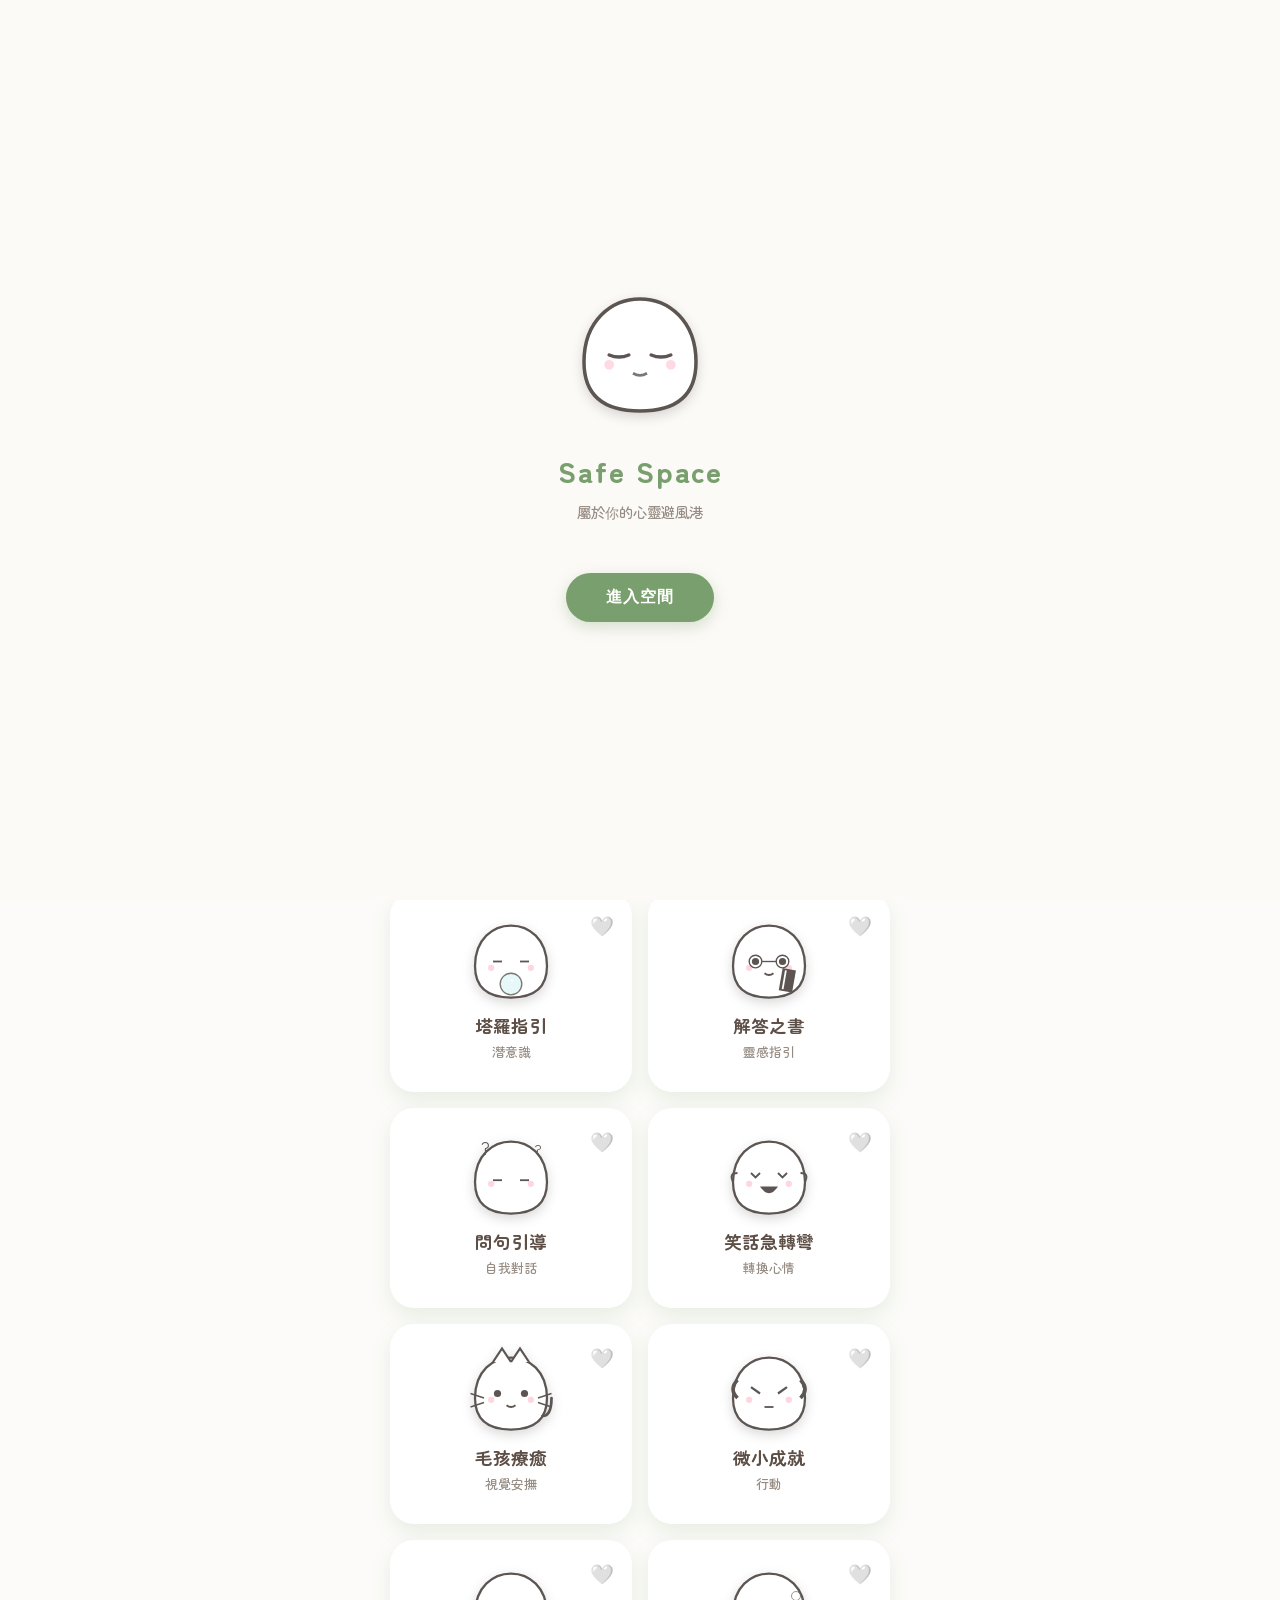
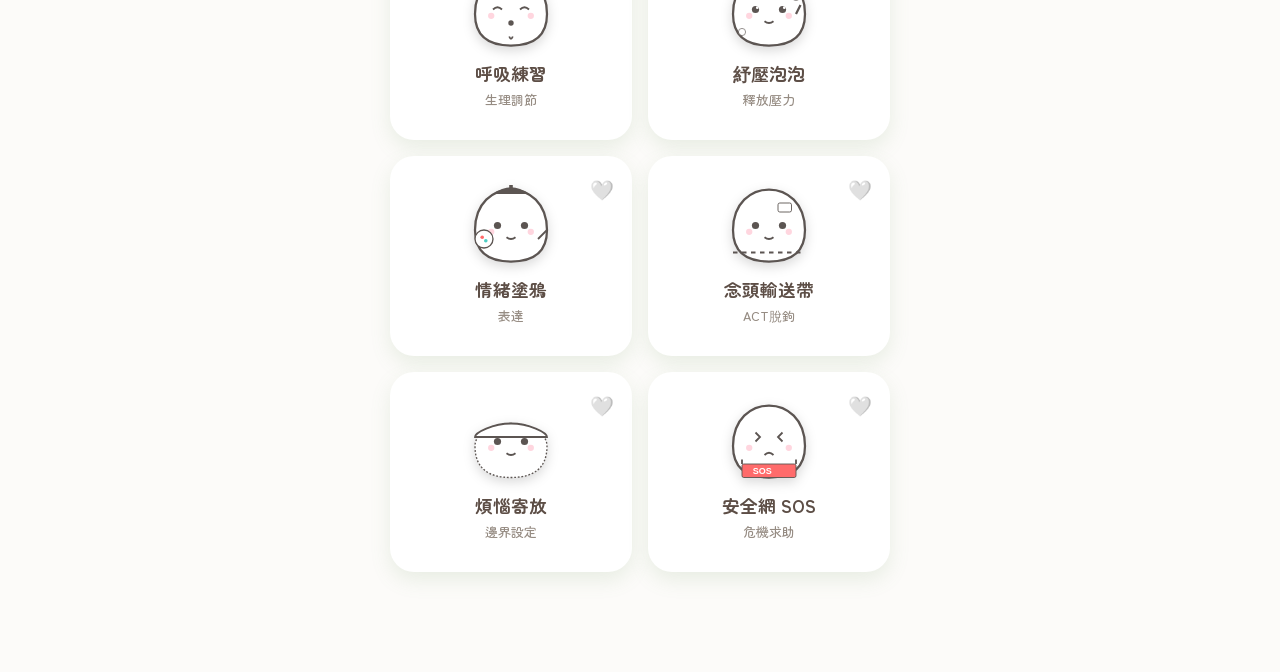
<file: index.html>
<!DOCTYPE html>
<html lang="zh-TW">
<head>
    <meta charset="UTF-8">
    <meta name="viewport" content="width=device-width, initial-scale=1.0, maximum-scale=1.0, user-scalable=no">
    <title>Safe Space</title>
    <link href="https://fonts.googleapis.com/css2?family=Noto+Serif+TC:wght@400;700&family=Cinzel:wght@700&display=swap" rel="stylesheet">
    <link rel="icon" type="image/svg+xml" href="data:image/svg+xml,%3Csvg viewBox='0 0 100 100' fill='none' xmlns='http://www.w3.org/2000/svg'%3E%3Cpath d='M50 15C30 15 10 30 10 60C10 85 25 95 50 95C75 95 90 85 90 60C90 30 70 15 50 15Z' fill='%23FFFFFF' stroke='%23E0E0E0' stroke-width='3'/%3E%3Ccircle cx='35' cy='55' r='4' fill='%235C5552'/%3E%3Ccircle cx='65' cy='55' r='4' fill='%235C5552'/%3E%3Ccircle cx='28' cy='62' r='3' fill='%23FFD1DC' opacity='0.8'/%3E%3Ccircle cx='72' cy='62' r='3' fill='%23FFD1DC' opacity='0.8'/%3E%3C/svg%3E">

    <link rel="preconnect" href="https://fonts.googleapis.com">
    <link rel="preconnect" href="https://fonts.gstatic.com" crossorigin>
    <link href="https://fonts.googleapis.com/css2?family=Zen+Maru+Gothic:wght@400;500;700;900&display=swap" rel="stylesheet">

    <!-- Stage 3: CSS split into core / shared / feature stylesheets. Keep order to preserve cascade. -->
    <link rel="stylesheet" href="./css/core.css">
    <link rel="stylesheet" href="./css/components.css">
    <link rel="stylesheet" href="./css/features/dbt-cards.css">
    <link rel="stylesheet" href="./css/features/answer-book.css">
    <link rel="stylesheet" href="./css/features/tarot.css">
    <link rel="stylesheet" href="./css/features/jokes.css">
</head>
<body>
    <div id="splash-screen">
        <div class="splash-content">
            <div class="splash-logo-container">
                <svg viewBox="0 0 100 100" fill="none" class="zen-dough">
                    <path d="M50 15C30 15 10 30 10 60C10 85 25 95 50 95C75 95 90 85 90 60C90 30 70 15 50 15Z" fill="#FFFFFF" stroke="#5C5552" stroke-width="2.5"/>
                    <circle cx="28" cy="62" r="3.5" fill="#FFD1DC" opacity="0.8"/>
                    <circle cx="72" cy="62" r="3.5" fill="#FFD1DC" opacity="0.8"/>
                    <path d="M28 55 Q35 58 42 55" stroke="#5C5552" stroke-width="2.5" fill="none" stroke-linecap="round"/>
                    <path d="M58 55 Q65 58 72 55" stroke="#5C5552" stroke-width="2.5" fill="none" stroke-linecap="round"/>
                    <path d="M45 68 Q50 71 55 68" stroke="#5C5552" stroke-width="2" fill="none" opacity="0.8"/>
                </svg>
            </div>
            <div class="splash-title">Safe Space</div>
            <div class="splash-subtitle">屬於你的心靈避風港</div>
            <button class="start-btn" id="splash-start-btn">進入空間</button>
        </div>
    </div>

    <div class="settings-fab" onclick="openSettings()">
        <svg class="gear-icon" viewBox="0 0 24 24">
            <path d="M19.14 12.94c.04-.3.06-.61.06-.94 0-.32-.02-.64-.07-.94l2.03-1.58c.18-.14.23-.41.12-.61l-1.92-3.32c-.12-.22-.37-.29-.59-.22l-2.39.96c-.5-.38-1.03-.7-1.62-.94l-.36-2.54c-.04-.24-.24-.41-.48-.41h-3.84c-.24 0-.43.17-.47.41l-.36 2.54c-.59.24-1.13.57-1.62.94l-2.39-.96c-.22-.08-.47 0-.59.22L3.16 8.87c-.12.21-.08.47.12.61l2.03 1.58c-.05.3-.09.63-.09.94s.04.64.09.94l-2.03 1.58c-.18.14-.23.41-.12.61l1.92 3.32c.12.22.37.29.59.22l2.39-.96c.5.38 1.03.7 1.62.94l.36 2.54c.05.24.24.41.48.41h3.84c.24 0 .44-.17.47-.41l.36-2.54c.59-.24 1.13-.56 1.62-.94l2.39.96c.22.08.47 0 .59-.22l1.92-3.32c.12-.22.07-.47-.12-.61l-2.01-1.58zM12 15.6c-1.98 0-3.6-1.62-3.6-3.6s1.62-3.6 3.6-3.6 3.6 1.62 3.6 3.6-1.62 3.6-3.6 3.6z"/>
        </svg>
    </div>

    <div id="settings-modal" onclick="closeSettings(event)">
        <div class="settings-content">
            <div class="settings-header">
                <div class="settings-title">個人設定</div>
                <button class="close-btn" style="padding: 5px 12px; font-size: 0.8rem;" onclick="toggleSettings()">✕</button>
            </div>

            <div class="setting-section-title">我的檔案</div>
            <div class="setting-item">
                <div class="st-label"><span class="st-icon">✏️</span> 你的稱呼</div>
                <input type="text" id="nickname-input" class="setting-input" placeholder="旅人" maxlength="8">
            </div>

            <div class="setting-section-title">環境體驗</div>
            
            <div class="setting-item">
                <div class="st-label"><span class="st-icon">🌙</span> 溫暖深色模式</div>
                <div class="toggle-switch" id="setting-dark-toggle"></div>
            </div>

            <div class="setting-item">
                <div class="st-label"><span class="st-icon">🎵</span> 背景音樂</div>
                <div class="toggle-switch" id="setting-music-toggle"></div>
            </div>

            <div class="setting-item">
                <div class="st-label"><span class="st-icon">🔊</span> 互動音效 (SFX)</div>
                <div class="toggle-switch" id="setting-sfx-toggle"></div>
            </div>

            <div class="setting-item">
                <div class="st-label">
                    <span class="st-icon">
                        <svg viewBox="0 0 100 100" fill="none" style="width:22px;height:22px;vertical-align:middle;">
                            <path d="M50 15C30 15 10 30 10 60C10 85 25 95 50 95C75 95 90 85 90 60C90 30 70 15 50 15Z" fill="#FFFFFF" stroke="#5C5552" stroke-width="3"/>
                            <circle cx="35" cy="55" r="4" fill="#5C5552"/>
                            <circle cx="65" cy="55" r="4" fill="#5C5552"/>
                            <circle cx="28" cy="62" r="3" fill="#FFD1DC" opacity="0.8"/>
                            <circle cx="72" cy="62" r="3" fill="#FFD1DC" opacity="0.8"/>
                        </svg>
                    </span> 
                    麵團精靈
                </div>
                <div class="toggle-switch" id="setting-pet-toggle"></div>
            </div>

            <div class="setting-item">
                <div class="st-label"><span class="st-icon">🌐</span> 語言 / Language</div>
                <div style="font-size:0.8rem; font-weight:700; color:var(--primary);">繁體中文</div>
            </div>

            <div class="setting-section-title">系統</div>
            <button class="btn-action danger-btn" style="font-size:0.8rem;" onclick="resetAppData()">🗑️ 重置所有資料</button>

            <div style="margin-top:20px; padding-top:15px; border-top:1px solid var(--border-color);">
                <div style="font-size:0.7rem; color:var(--text-sub); text-align:center;">
                    Designed by 杜智平/杜皮<br>
                    Safe Space v1.3
                </div>
            </div>
        </div>
    </div>

    <div id="spirit-pet">
        <div class="pet-speech-bubble" id="pet-speech">嘿咻！<span class="kaomoji">( >ω&lt;)</span></div>
        <div class="pet-svg-body">
            <svg viewBox="0 0 100 100" fill="none" xmlns="http://www.w3.org/2000/svg">
                <path d="M50 15C30 15 10 30 10 60C10 85 25 95 50 95C75 95 90 85 90 60C90 30 70 15 50 15Z" fill="#FFFFFF" stroke="#E0E0E0" stroke-width="3"/>
                <circle cx="35" cy="55" r="4" fill="#5C5552">
                    <animate attributeName="ry" values="4;0.5;4" dur="3s" repeatCount="indefinite" />
                </circle>
                <circle cx="65" cy="55" r="4" fill="#5C5552">
                    <animate attributeName="ry" values="4;0.5;4" dur="3s" repeatCount="indefinite" />
                </circle>
                <circle cx="28" cy="62" r="3" fill="#FFD1DC" opacity="0.6"/>
                <circle cx="72" cy="62" r="3" fill="#FFD1DC" opacity="0.6"/>
            </svg>
        </div>
    </div>

    <header>
        <h1 id="greeting-title">Safe Space</h1>
        <p class="subtitle">在這裡，你不需要勉強自己。</p>
    </header>

    <div class="search-container">
        <input type="text" id="search-input" placeholder="🔍 搜尋：塔羅、呼吸、迷惘...">
    </div>

    <section class="triage-section">
        <div class="triage-title">現在的心情像什麼天氣？</div>
        <div class="mood-grid" id="mood-grid-container">
            </div>
        <div style="text-align:center; margin-top:15px; font-size:0.9rem; color:var(--text-sub); cursor:pointer; text-decoration:underline;" onclick="resetAllFilters()">
            顯示全部功能
        </div>
        
        <div class="fav-fab-container" onclick="toggleFavFilter()">
            <div class="fav-fab" id="fav-fab-btn">
                <div class="fav-icon">❤</div>
                <div class="fav-text">收藏</div>
            </div>
        </div>
    </section>

    <section class="toolbox-grid" id="toolbox">
        </section>

    <div id="active-feature-container">
        <div class="modal-header">
            <button class="close-btn" id="feature-close-btn">關閉 ✕</button>
        </div>
        <div class="feature-body">
            <h2 id="feature-title-display">功能名稱</h2>
            <div id="feature-content-area">
                <p style="font-size: 1.1rem; color: var(--text-sub);">✨ 輕輕地吸氣，慢慢地吐氣 ✨</p>
                <p style="font-size: 0.9rem; color: #CCC; margin-top:10px;">(功能建置中)</p>
            </div>
        </div>
    </div>

    <!--
      Stage 1-3 JavaScript split.
      Classic scripts are intentionally kept in dependency order so existing
      inline onclick handlers and the current global renderer architecture keep working.
    -->
    <script src="./js/core/storage.js"></script>
    <script src="./js/data/icons.js"></script>
    <script src="./js/data/features.js"></script>
    <script src="./js/data/moods.js"></script>
    <script src="./js/core/state.js"></script>
    <script src="./js/core/feature-registry.js"></script>

    <!-- Stage 1: three completed feature modules -->
    <script src="./js/features/dbt-cards.js"></script>
    <script src="./js/features/answer-book.js"></script>
    <script src="./js/features/tarot.js"></script>
    <script src="./js/features/jokes-data.js"></script>
    <script src="./js/features/jokes.js"></script>

    <!-- Stage 2: shared services -->
    <script src="./js/core/audio.js"></script>
    <script src="./js/core/pet.js"></script>
    <script src="./js/core/router.js"></script>
    <script src="./js/app.js"></script>
</body>
</html>
</file>
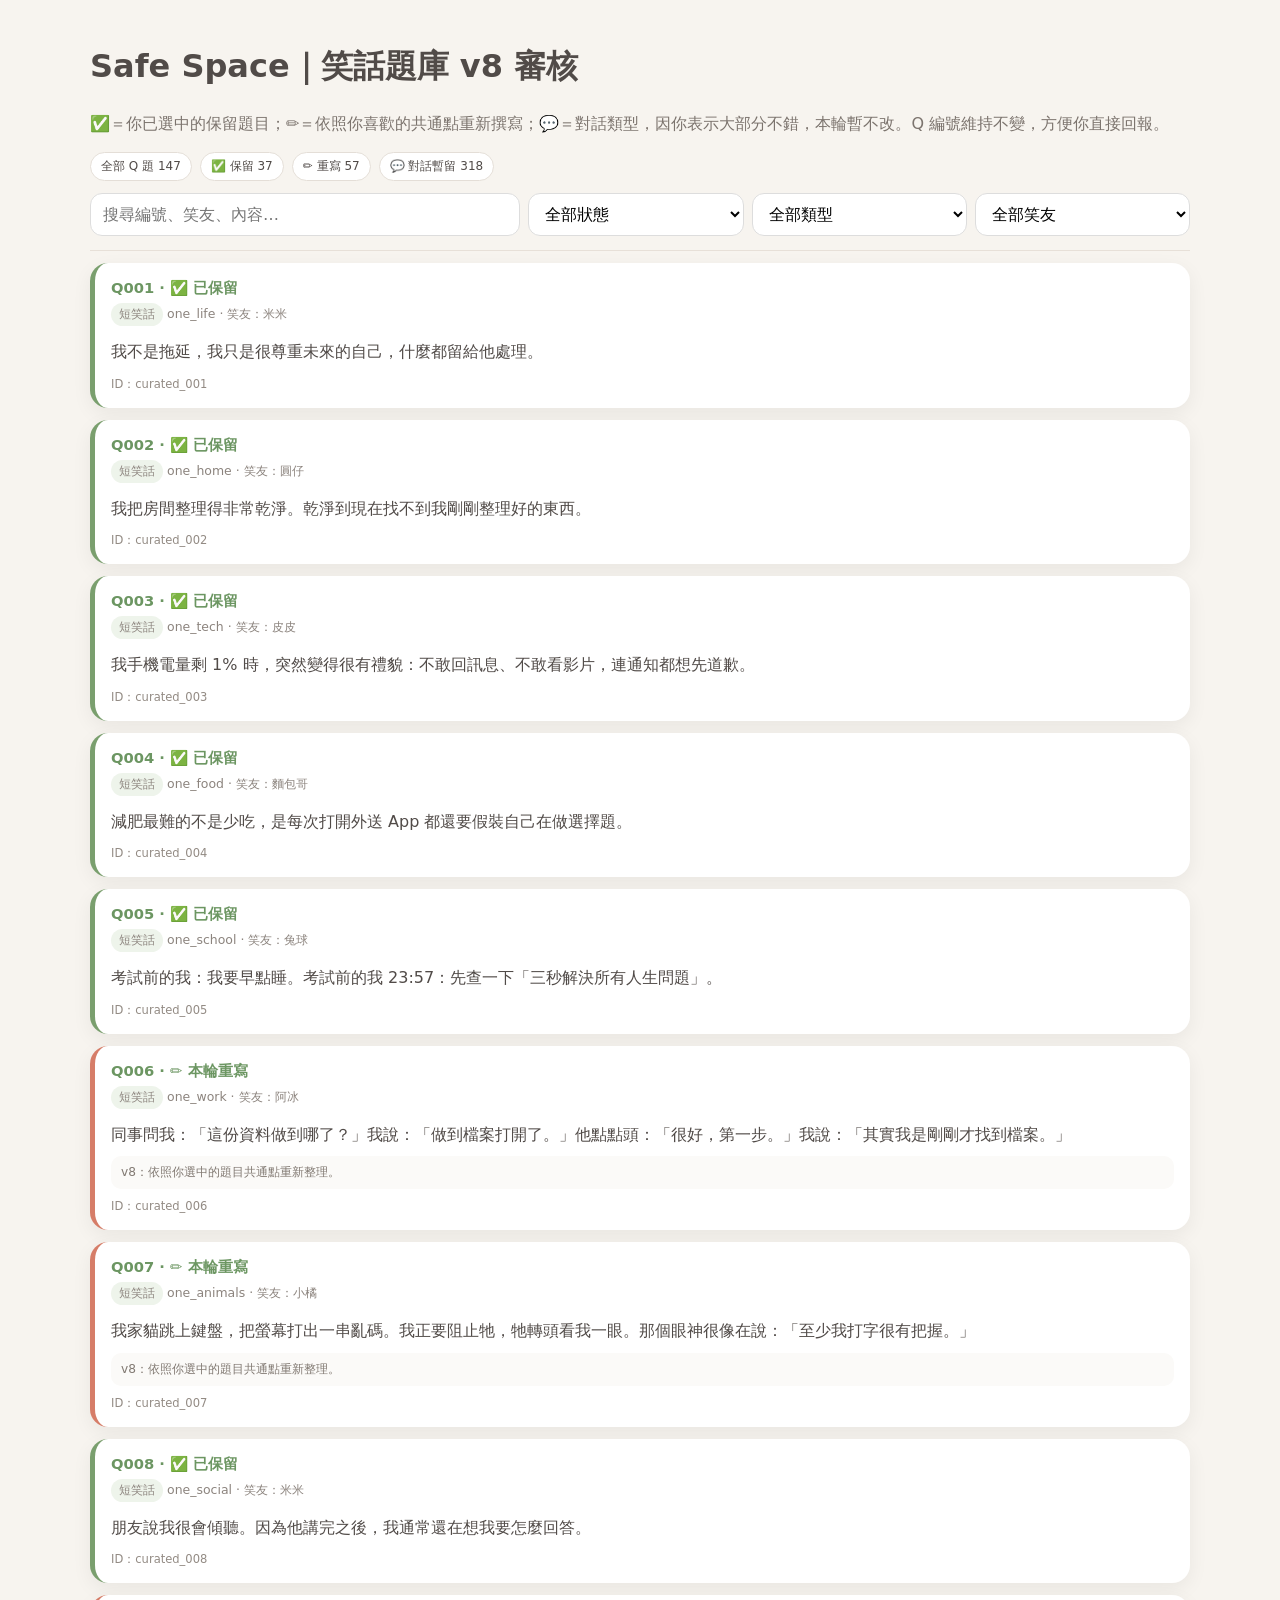
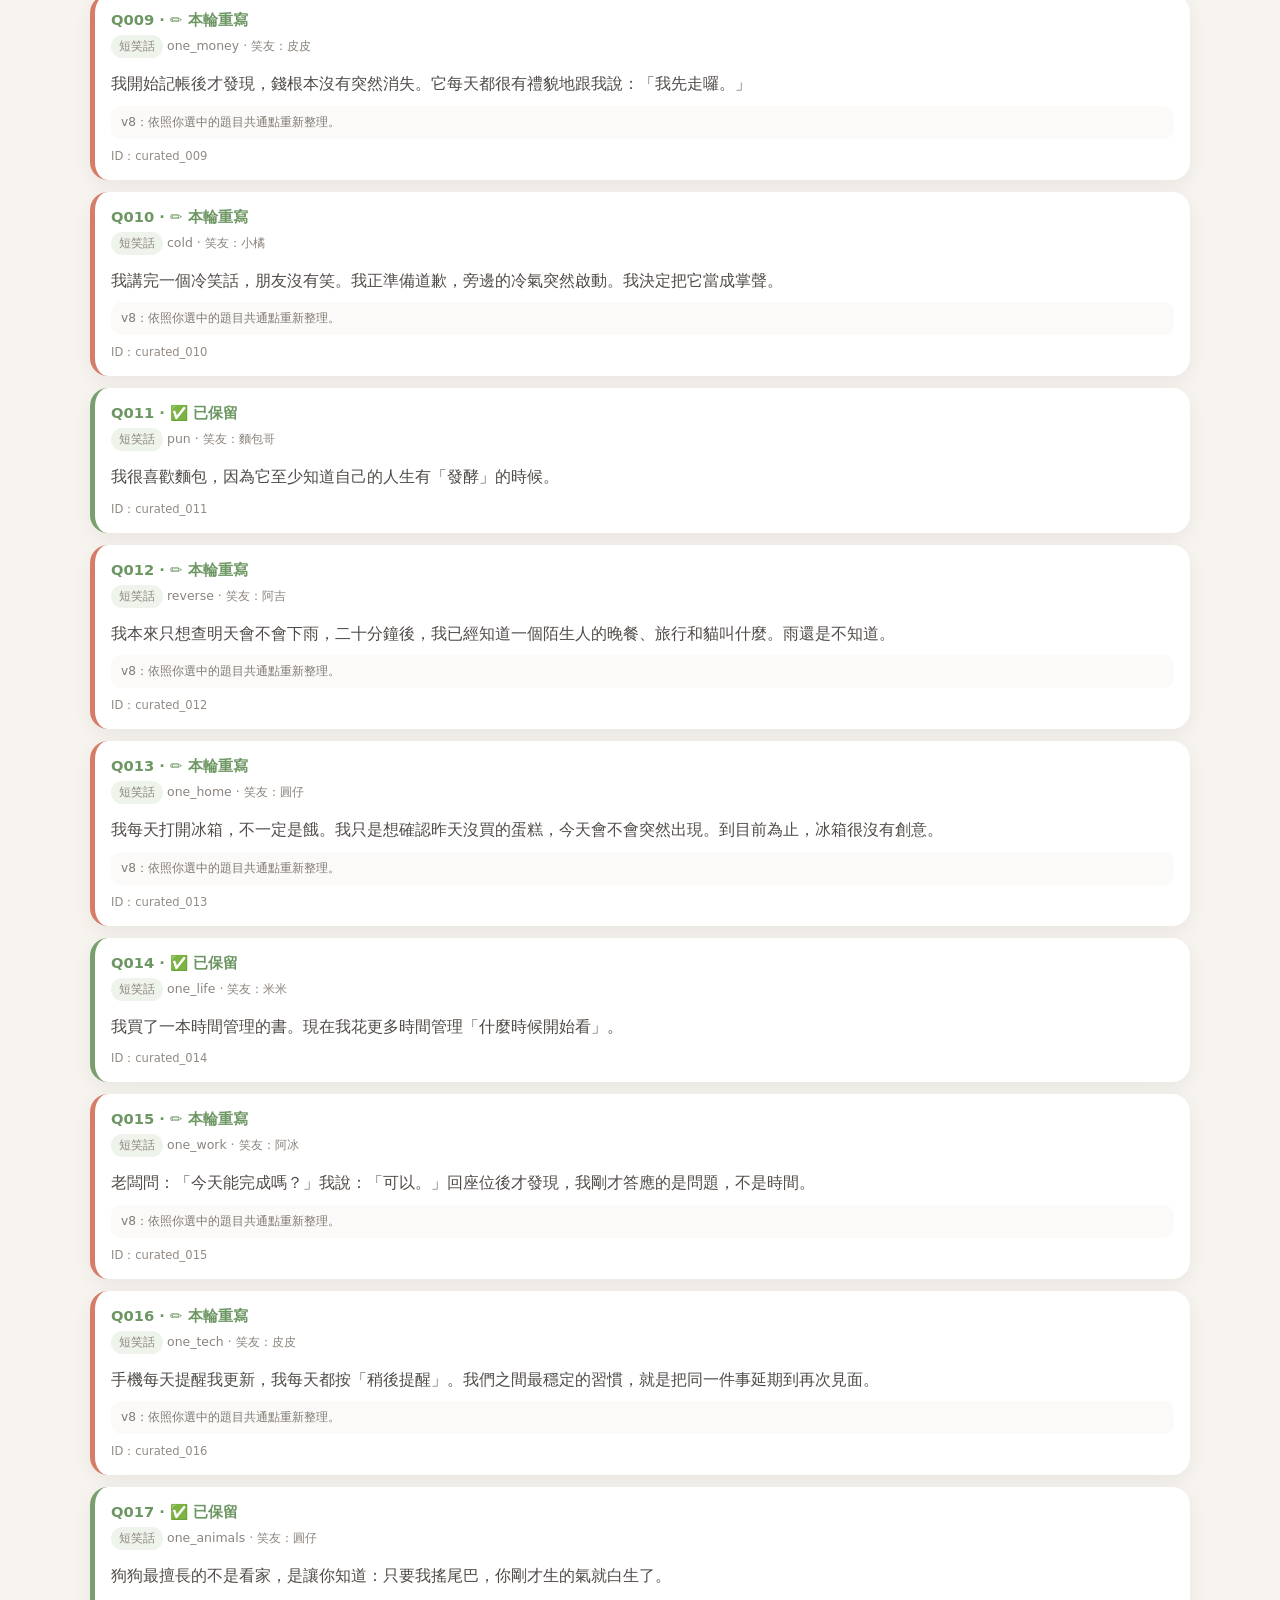
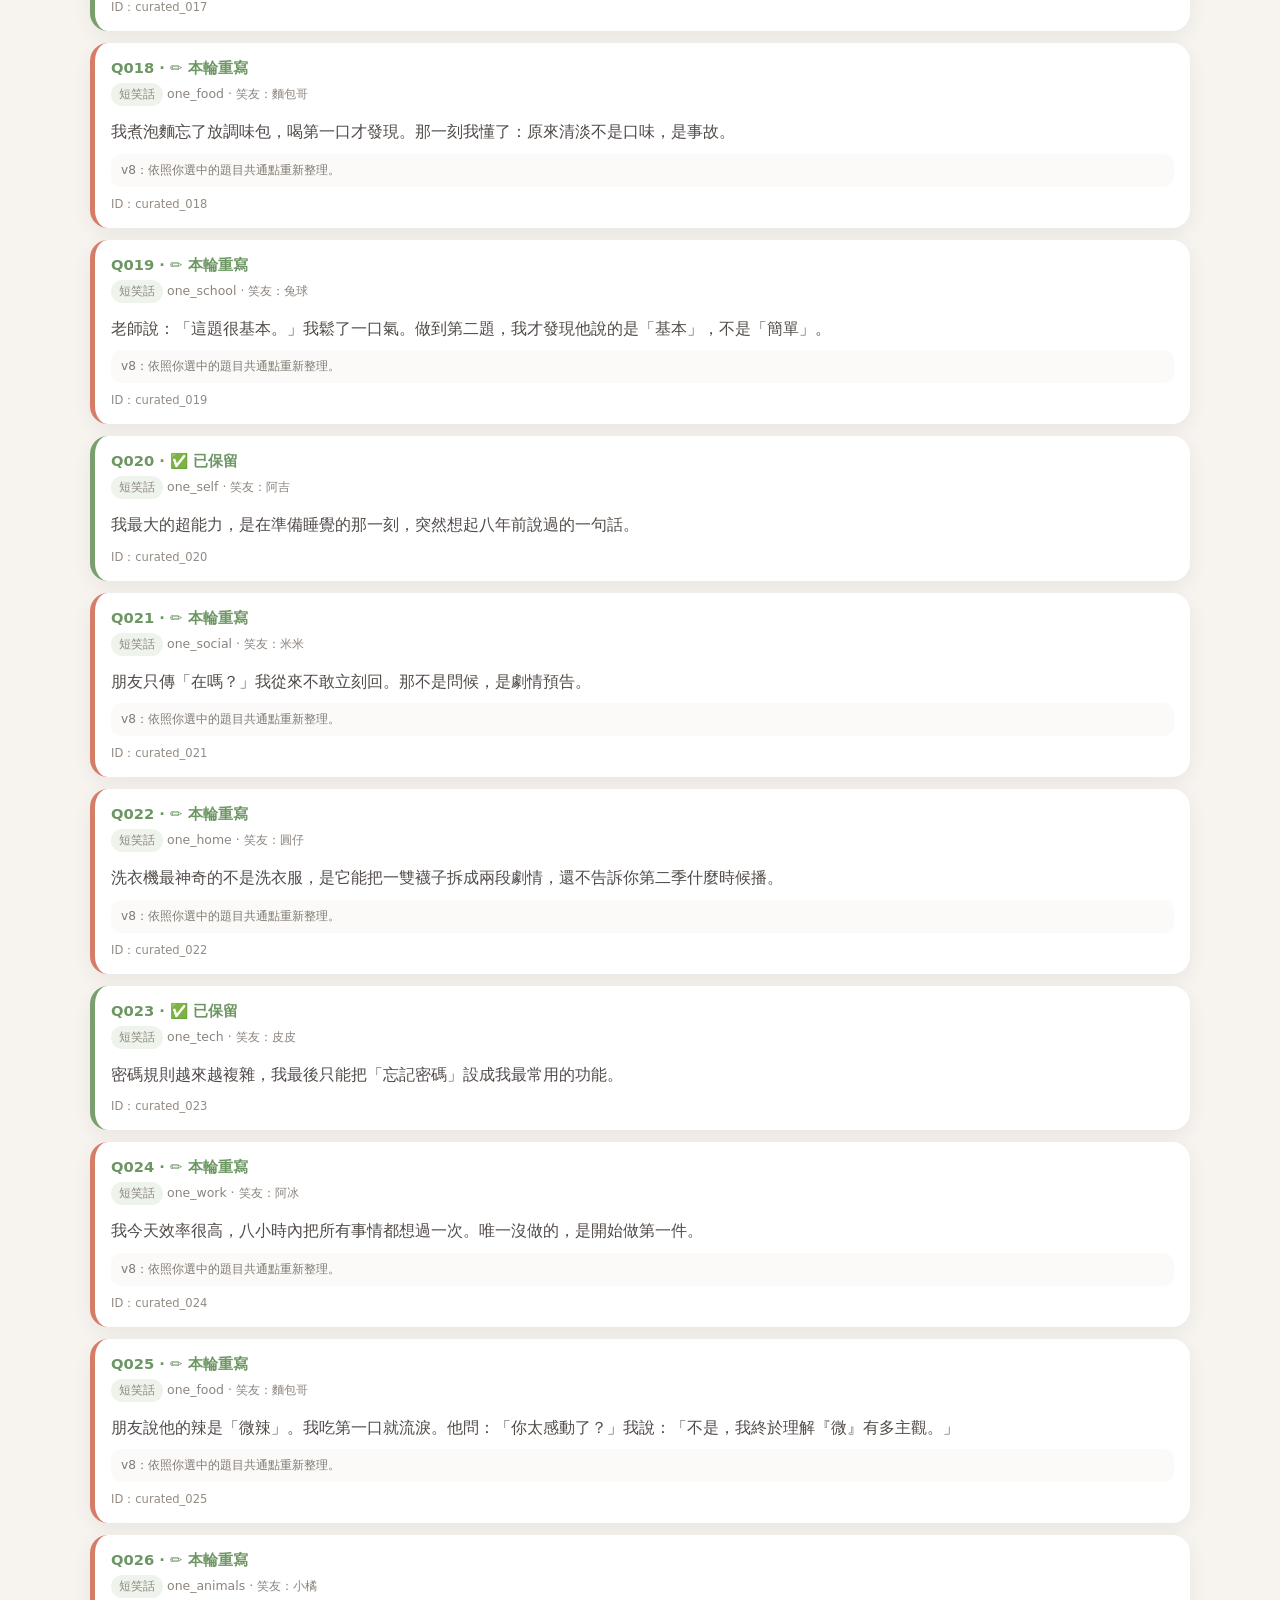
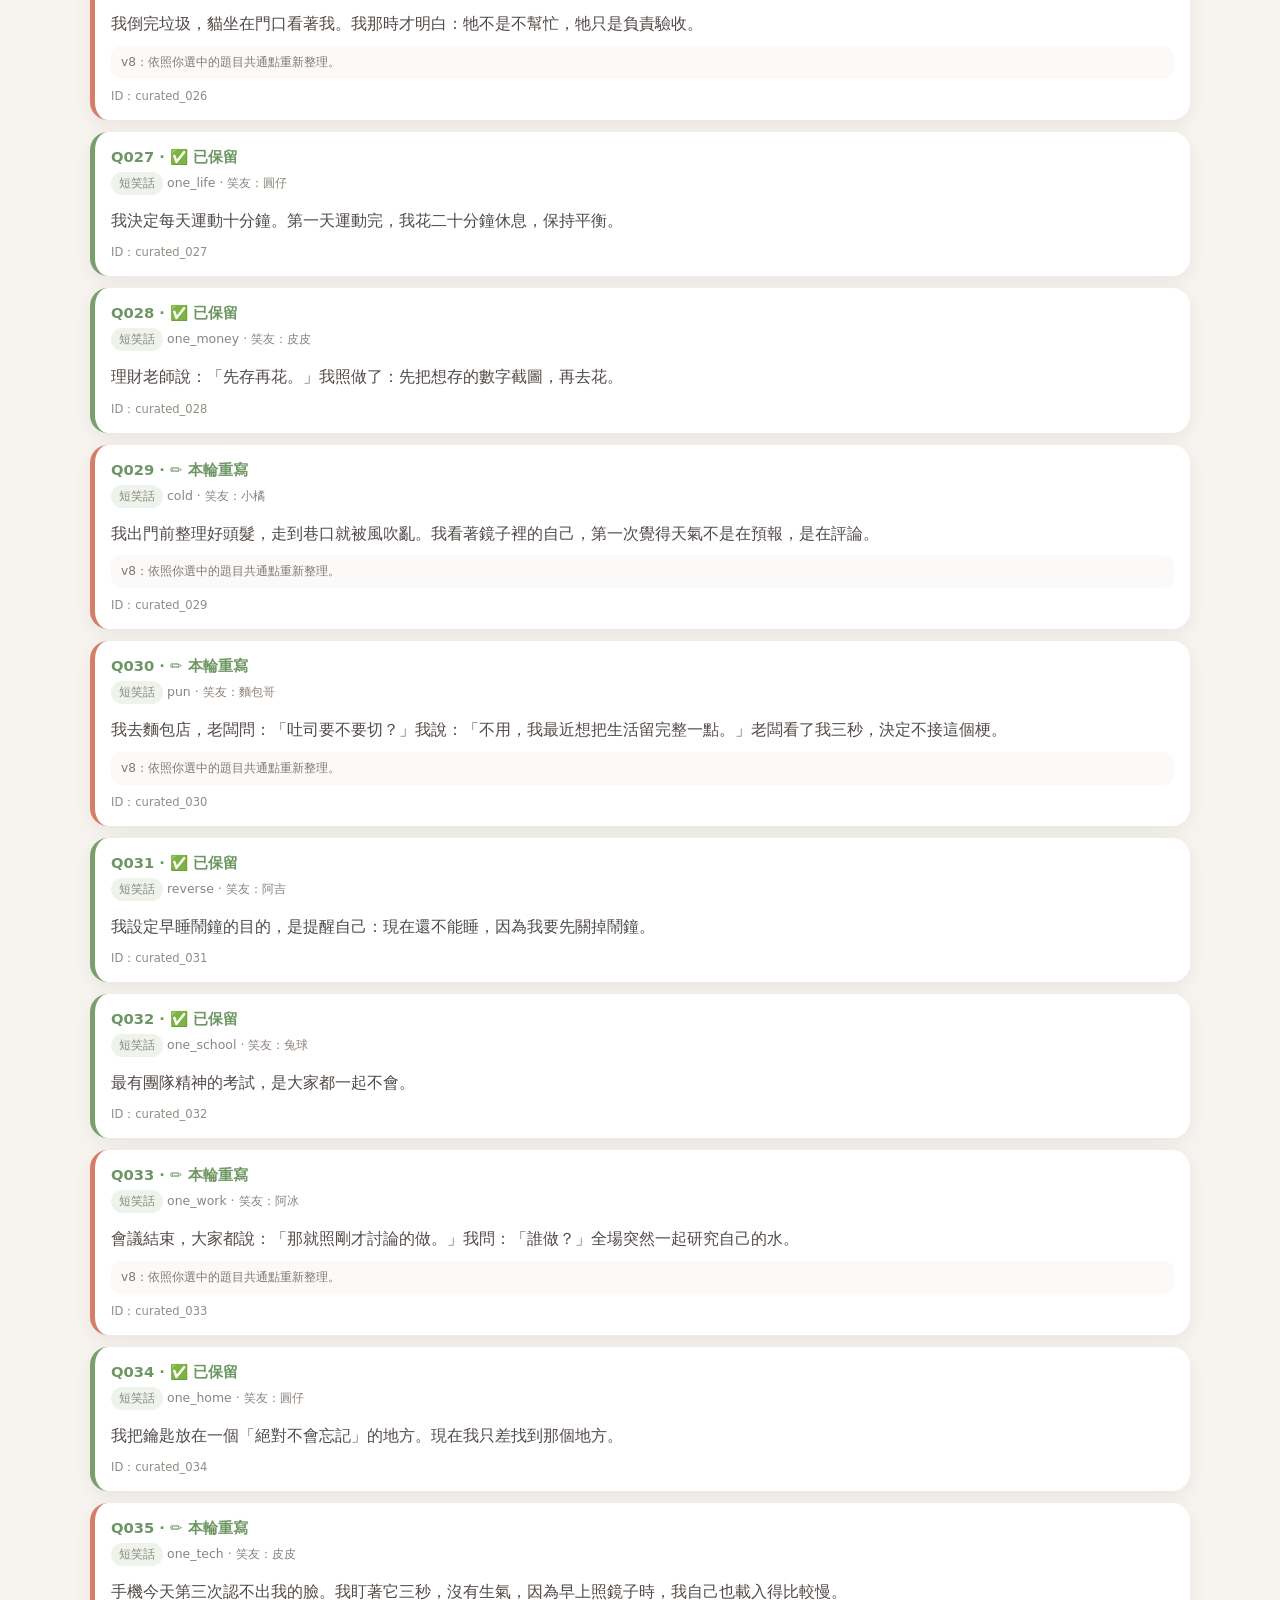
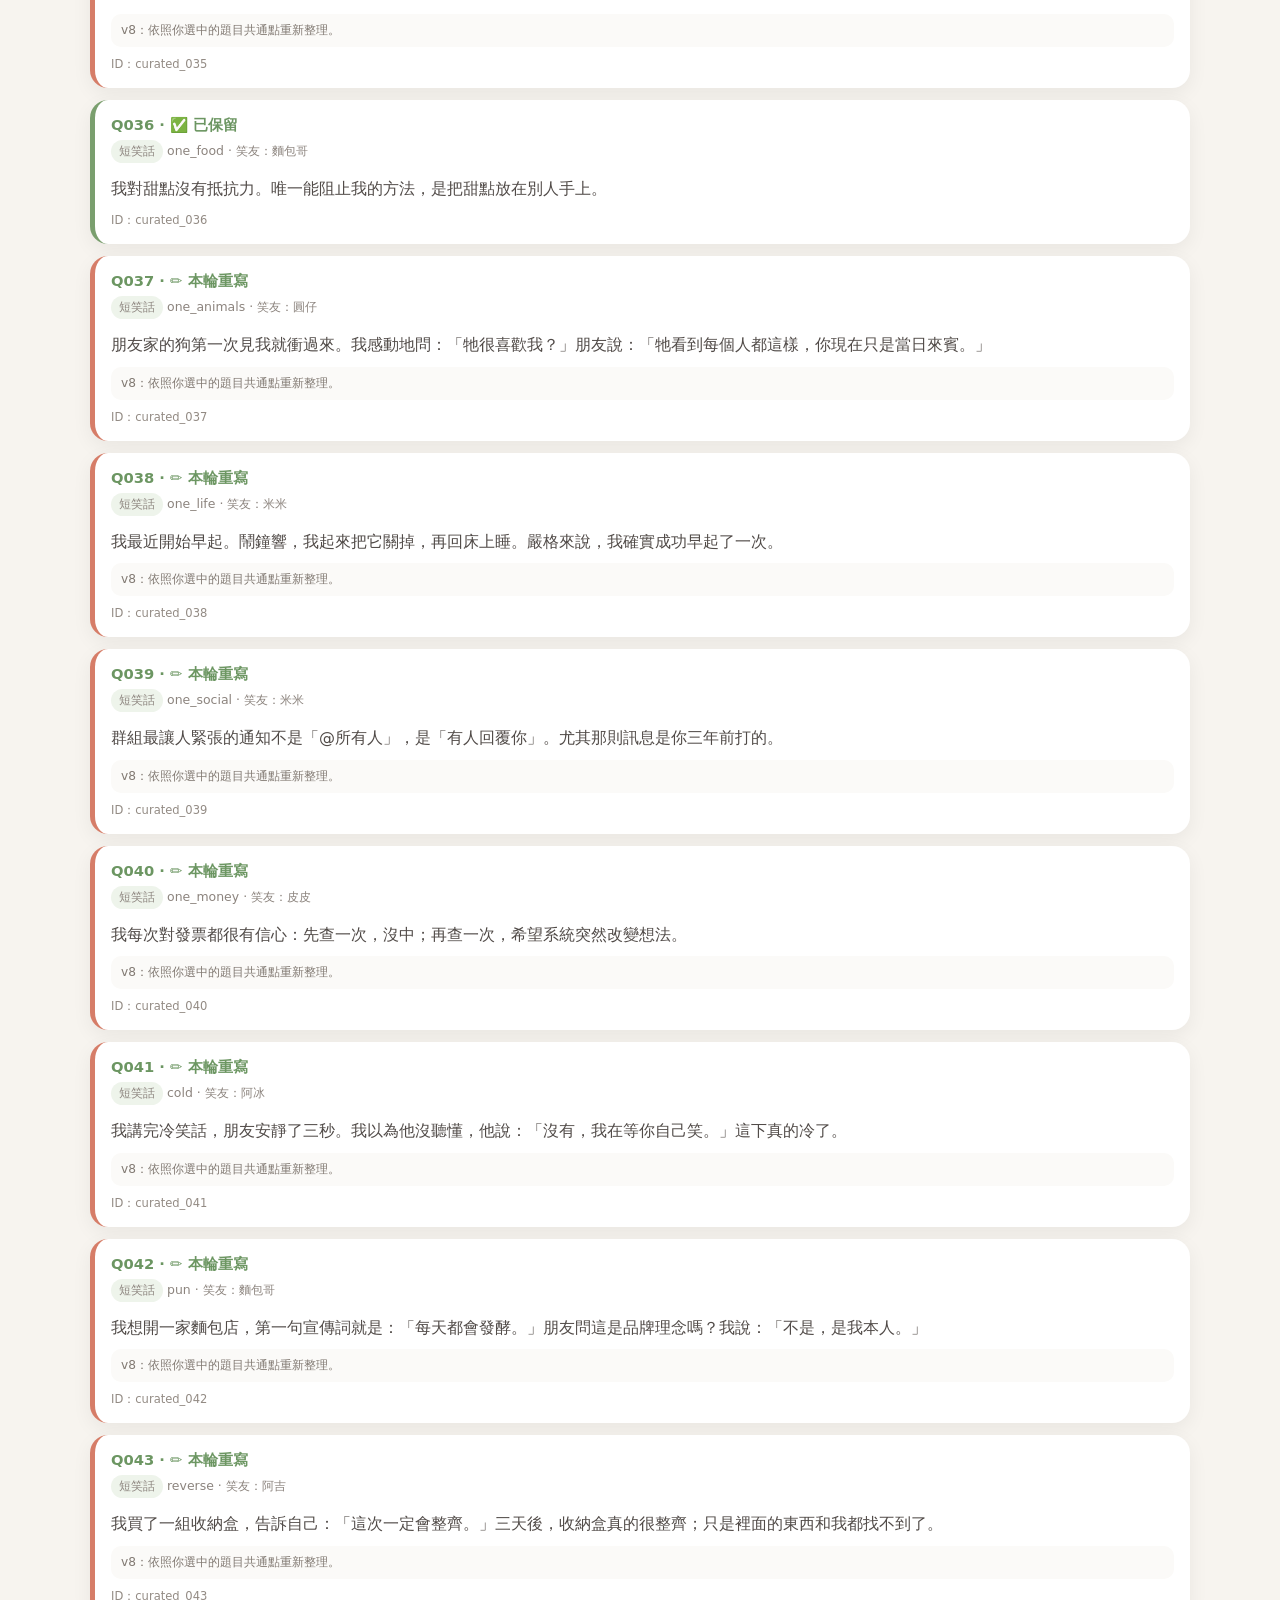
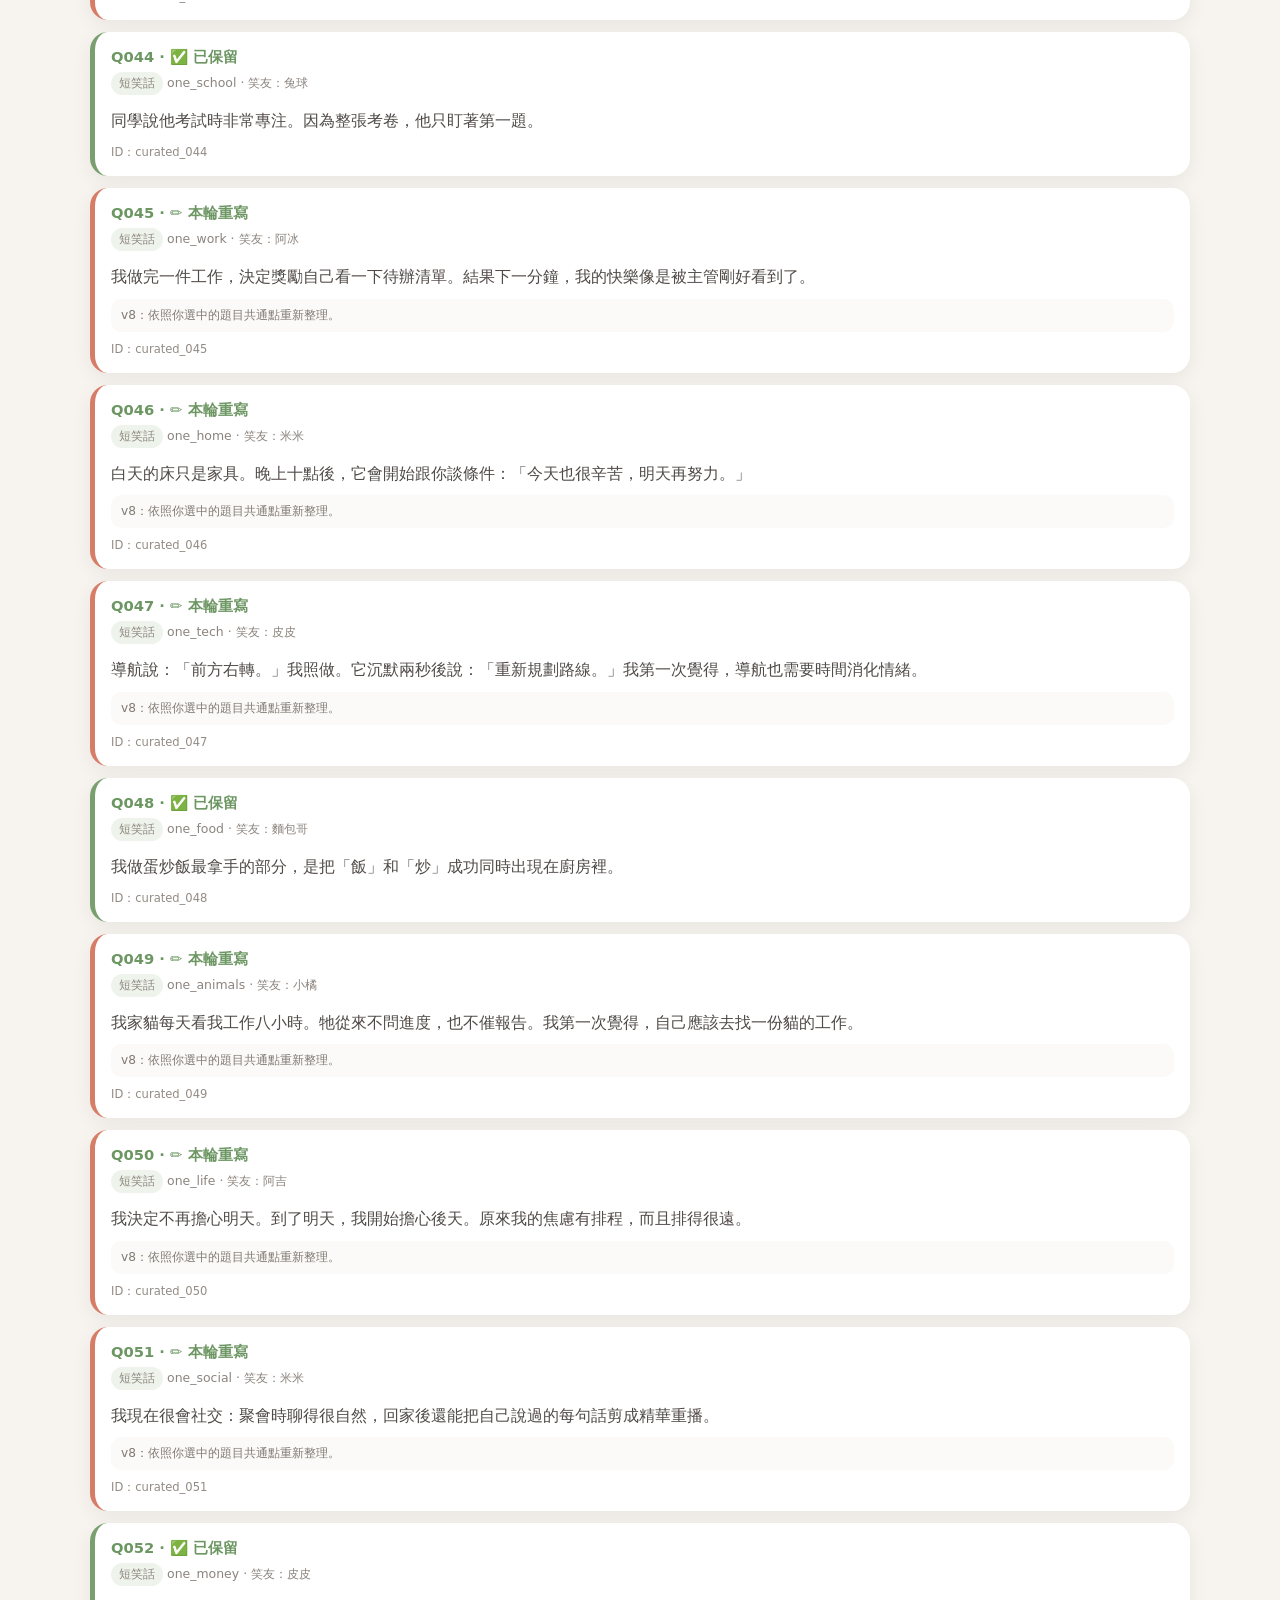
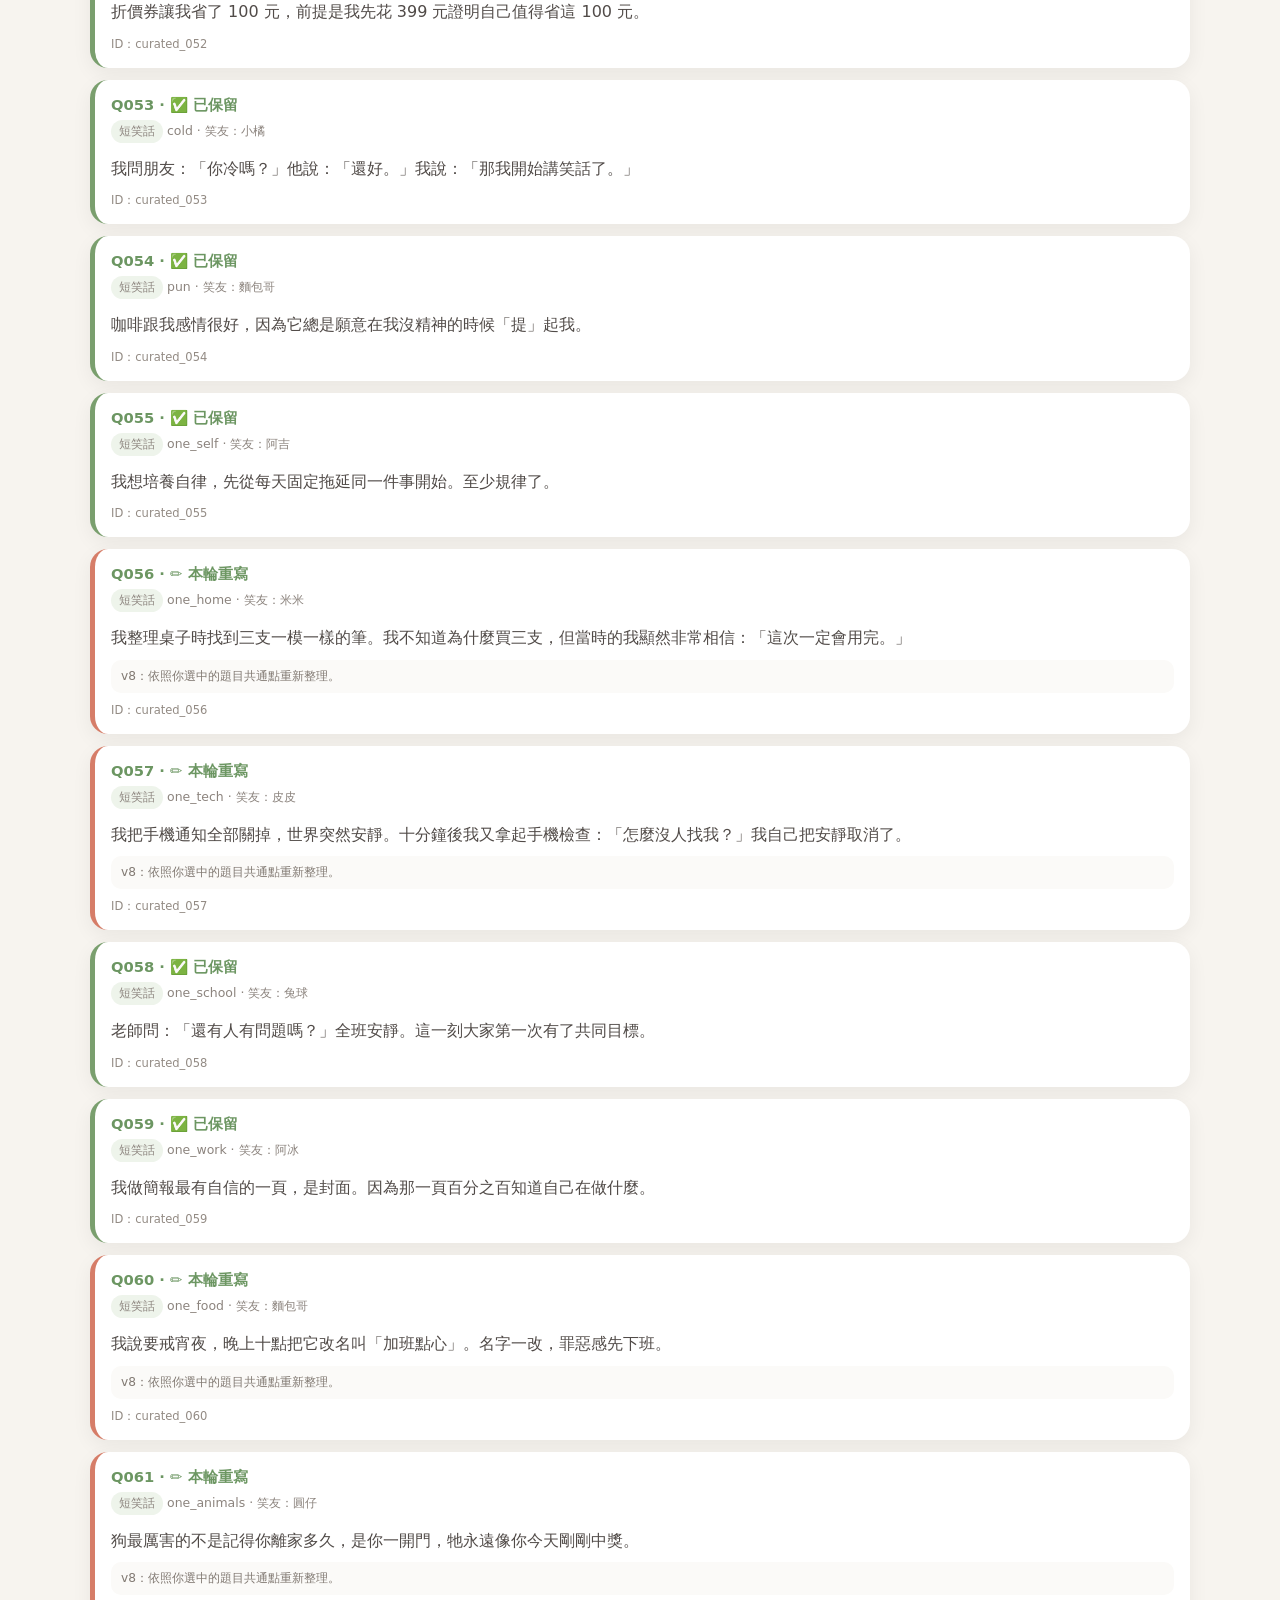
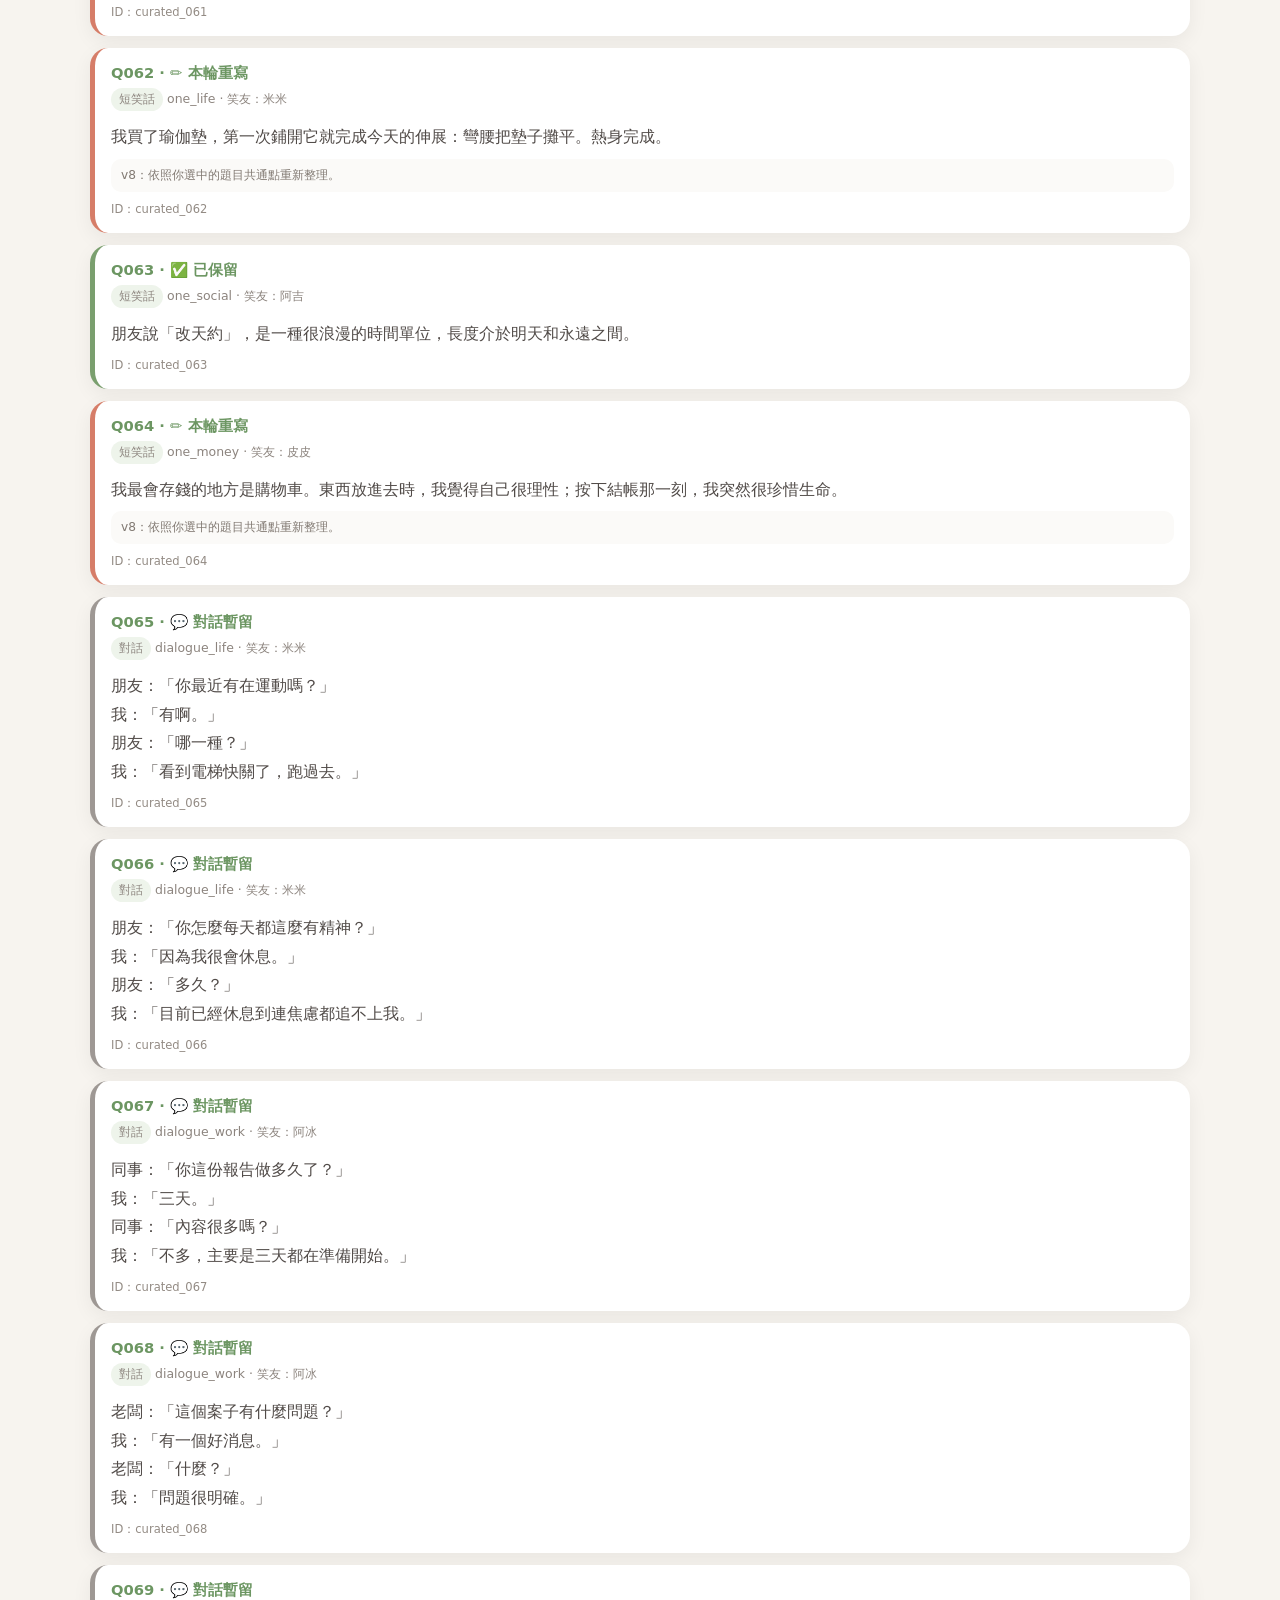
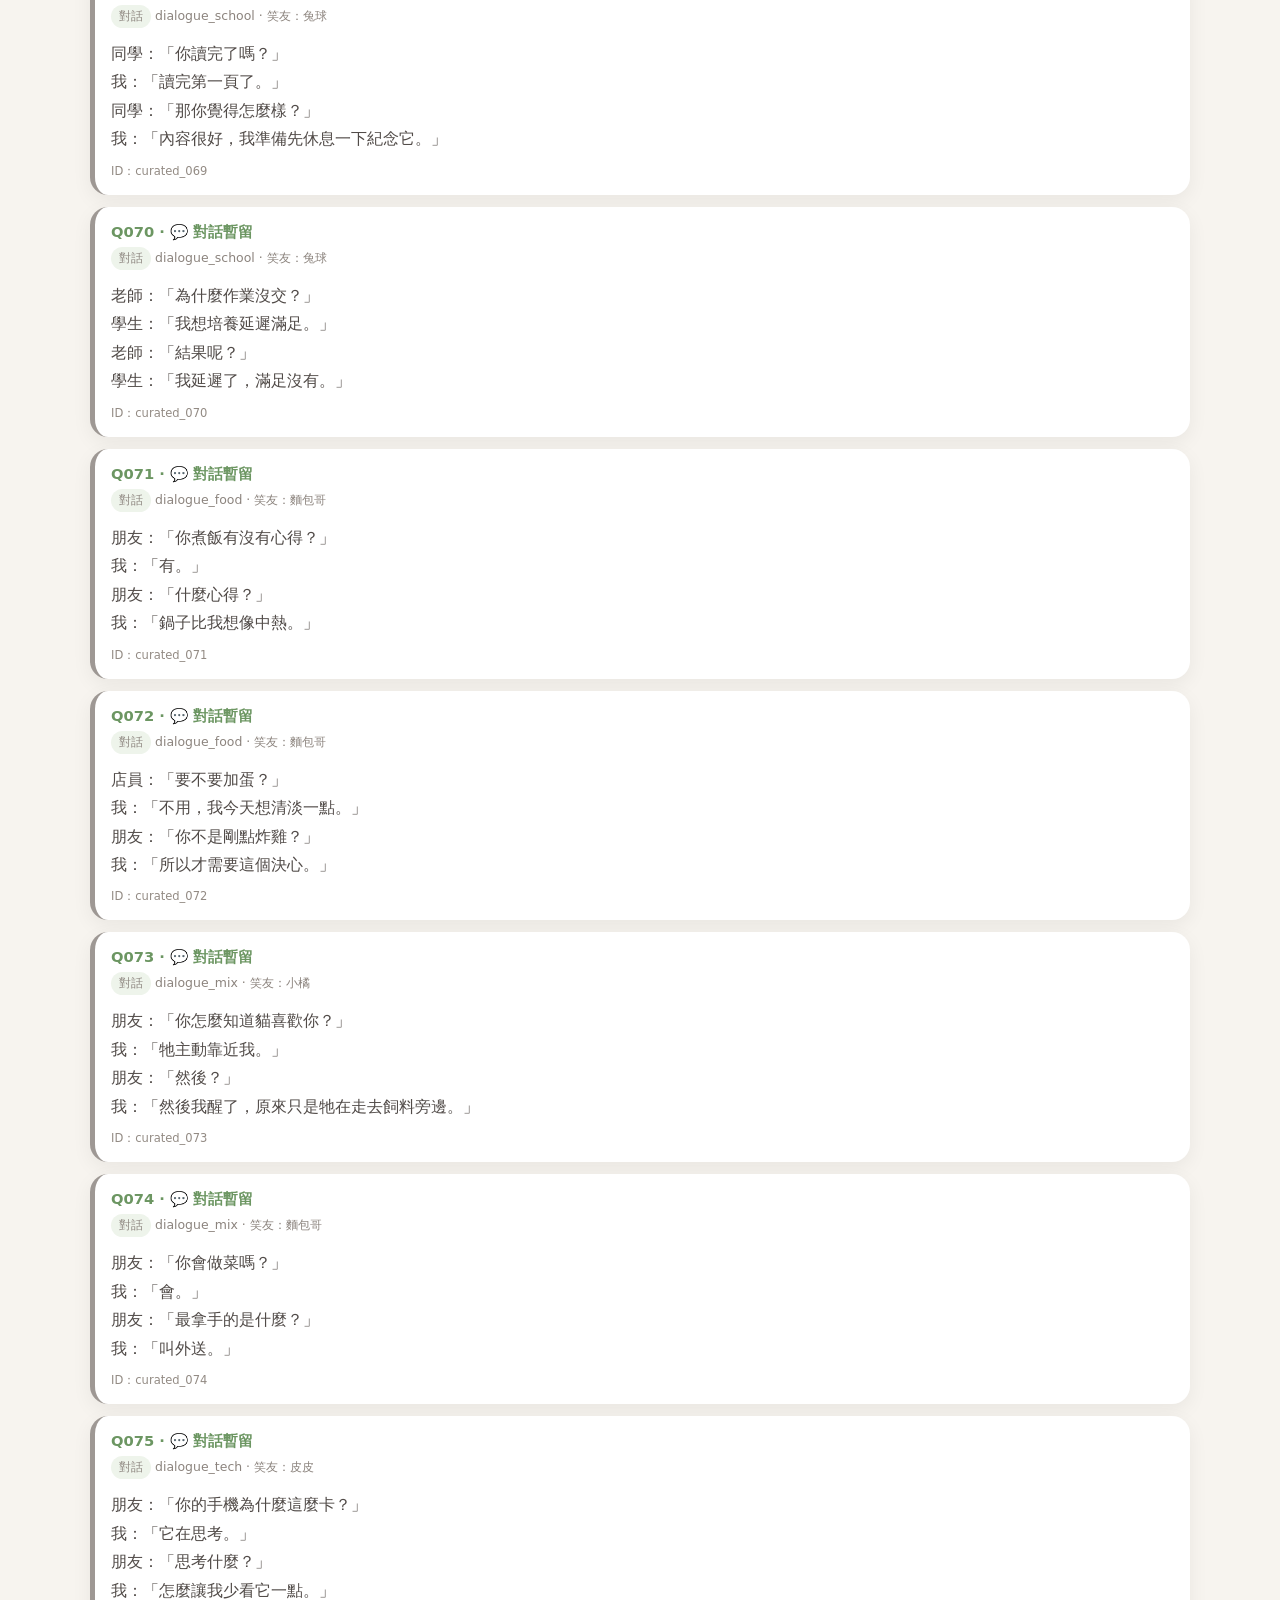
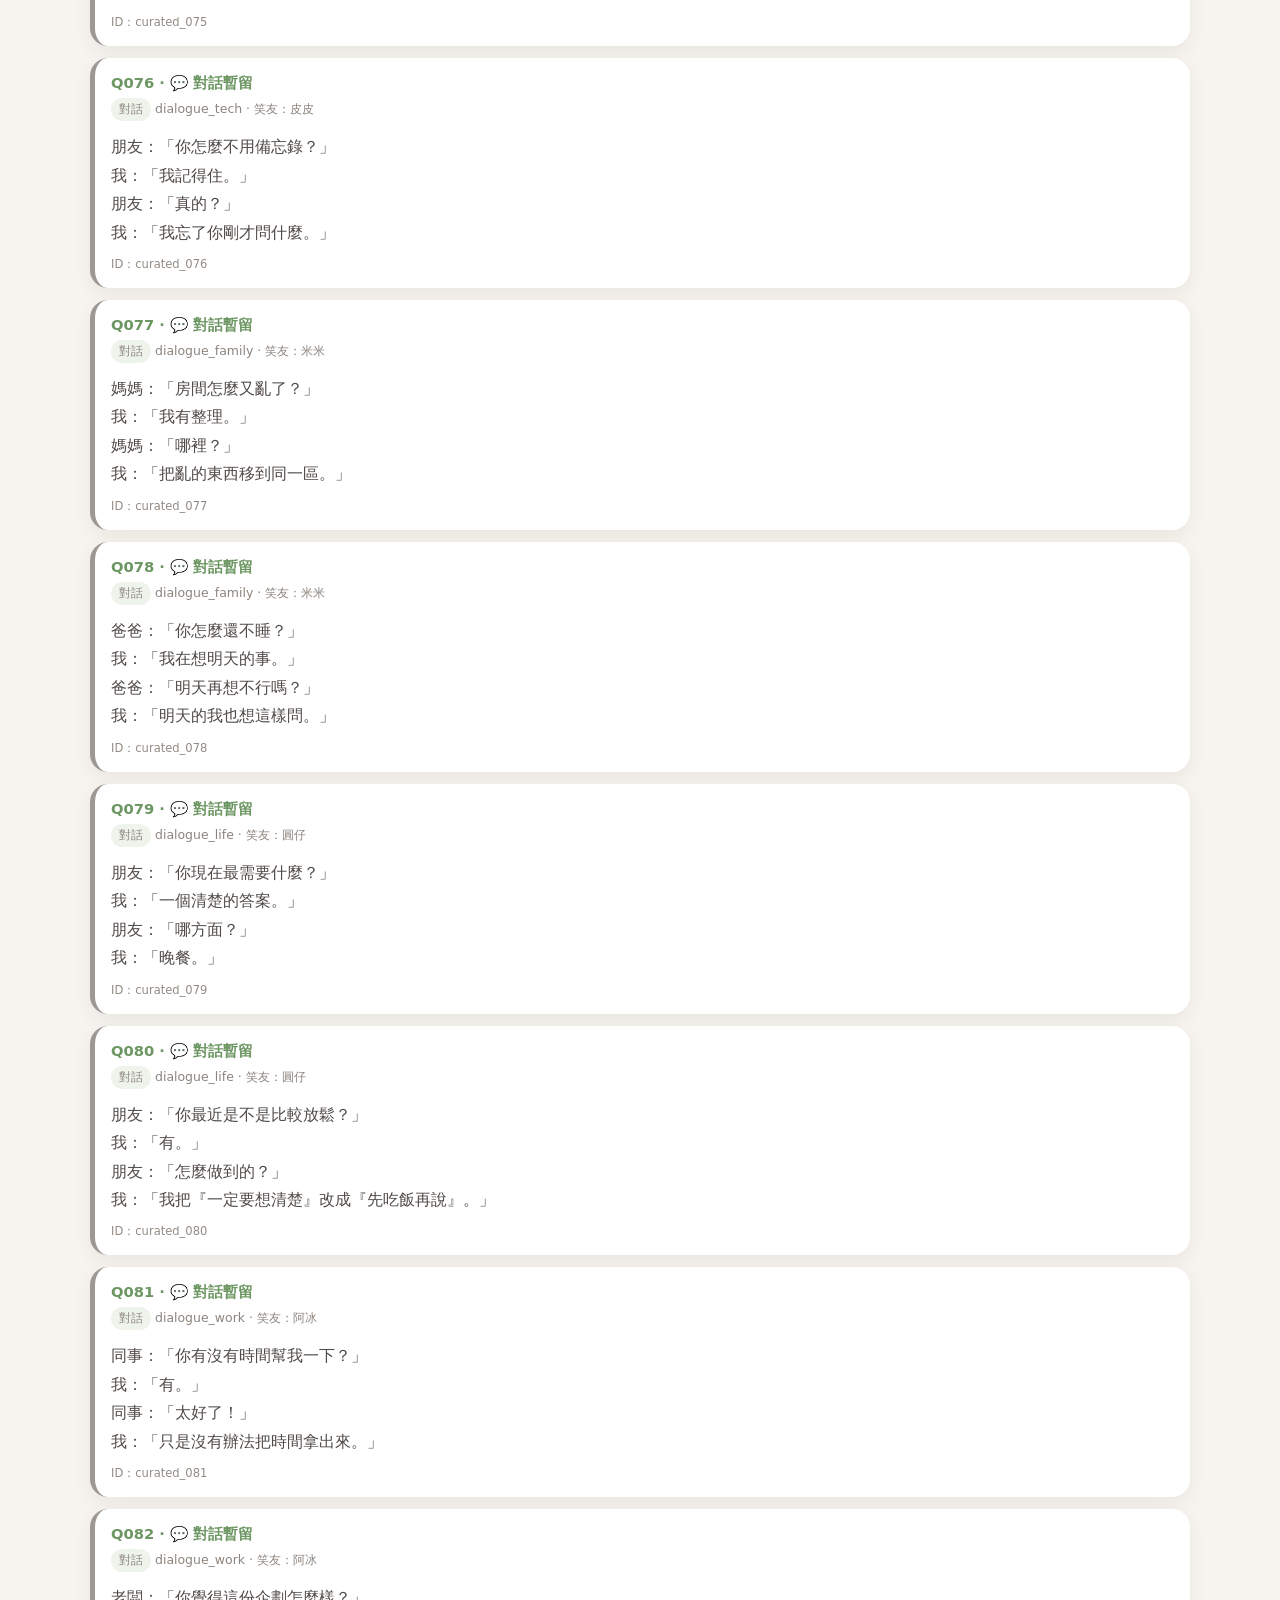
<file: jokes-review-v8.html>
<!doctype html><html lang="zh-Hant"><head><meta charset="utf-8"><meta name="viewport" content="width=device-width,initial-scale=1"><title>Safe Space｜笑話題庫 v8 審核</title><style>
body{margin:0;background:#f7f4ef;color:#514b48;font-family:system-ui,-apple-system,BlinkMacSystemFont,"Noto Sans TC",sans-serif}
main{max-width:1100px;margin:auto;padding:18px}.bar{position:sticky;top:0;z-index:10;background:rgba(247,244,239,.96);backdrop-filter:blur(12px);padding:6px 0 14px;border-bottom:1px solid #e7e0d8}.tools{display:grid;grid-template-columns:2fr 1fr 1fr 1fr;gap:8px}input,select{font:inherit;padding:10px 12px;border:1px solid #ddd;border-radius:12px;background:#fff}.summary{display:flex;gap:8px;flex-wrap:wrap;margin:8px 0 12px}.pill{background:#fff;border:1px solid #e4ded7;border-radius:999px;padding:5px 10px;font-size:.75rem}.item{background:#fff;border-radius:18px;margin:12px 0;padding:16px;box-shadow:0 6px 20px rgba(0,0,0,.06)}.item.keep{border-left:5px solid #7a9f6e}.item.rewrite{border-left:5px solid #d67d68}.item.dialogue{border-left:5px solid #9e9894}.no{font-size:.92rem;font-weight:900;color:#6c9662}.meta{font-size:.78rem;color:#8c847e;margin:5px 0 12px}.badge{display:inline-block;background:#eef4eb;border-radius:999px;padding:3px 8px;margin-right:4px}.joke{white-space:pre-wrap;line-height:1.78}.label{font-weight:800;margin-top:10px}.answer{margin-top:10px;padding:10px 12px;background:#f2eee8;border-radius:12px}.note{margin:7px 0 0;padding:8px 10px;background:#fbfaf8;border-radius:10px;font-size:.76rem;color:#817972}.small{font-size:.72rem;color:#938b84;margin-top:10px}@media(max-width:800px){main{padding:12px}.tools{grid-template-columns:1fr 1fr}}@media(max-width:520px){.tools{grid-template-columns:1fr}}
</style></head><body><main><div class="bar"><h1>Safe Space｜笑話題庫 v8 審核</h1><p style="line-height:1.6;color:#7c746e">✅＝你已選中的保留題目；✏️＝依照你喜歡的共通點重新撰寫；💬＝對話類型，因你表示大部分不錯，本輪暫不改。Q 編號維持不變，方便你直接回報。</p><div class="summary" id="summary"></div><div class="tools"><input id="search" placeholder="搜尋編號、笑友、內容…"><select id="status"><option value="all">全部狀態</option><option value="keep">✅ 保留</option><option value="rewrite">✏️ 本輪重寫</option><option value="dialogue">💬 對話暫留</option></select><select id="kind"><option value="all">全部類型</option><option value="one_liner">短笑話</option><option value="dialogue">對話</option><option value="riddle">急轉彎</option><option value="story">長篇</option></select><select id="friend"><option value="all">全部笑友</option></select></div></div><div id="list"></div></main><script src="./js/features/jokes-data.js"></script><script>
const db=window.SAFE_SPACE_JOKES_DB;const names=new Map(db.friends.map(f=>[f.id,f.name]));const list=document.getElementById('list');const esc=s=>String(s??'').replace(/&/g,'&amp;').replace(/</g,'&lt;').replace(/>/g,'&gt;').replace(/"/g,'&quot;');const kindName={one_liner:'短笑話',dialogue:'對話',riddle:'急轉彎',story:'長篇'};const friendSel=document.getElementById('friend');[...db.friends].sort((a,b)=>a.name.localeCompare(b.name,'zh-Hant')).forEach(f=>{const o=document.createElement('option');o.value=f.id;o.textContent=f.name;friendSel.appendChild(o)});function statusOf(j){if(j.reviewStatus?.startsWith('保留'))return 'keep';if(j.reviewStatus?.startsWith('本輪重寫'))return 'rewrite';if(j.kind==='dialogue')return 'dialogue';return 'other'}function render(){const q=document.getElementById('search').value.trim().toLowerCase(),st=document.getElementById('status').value,k=document.getElementById('kind').value,f=document.getElementById('friend').value;const arr=db.jokes.filter(j=>j.reviewNo&&j.reviewNo.startsWith('Q')).filter(j=>{const s=statusOf(j);if(st!=='all'&&s!==st)return false;if(k!=='all'&&j.kind!==k)return false;if(f!=='all'&&!(j.friendIds||[]).includes(f))return false;const who=(j.friendIds||[]).map(id=>names.get(id)||id).join(' ');const hay=[j.reviewNo,j.id,j.category,j.text,j.question,j.answer,j.reveal,j.explain,who].join(' ').toLowerCase();return !q||hay.includes(q)});list.innerHTML=arr.map(j=>{const s=statusOf(j),who=(j.friendIds||[]).map(id=>names.get(id)||id).join('、');const label=s==='keep'?'✅ 已保留':s==='rewrite'?'✏️ 本輪重寫':s==='dialogue'?'💬 對話暫留':'未標記';return `<article class="item ${s}"><div class="no">${esc(j.reviewNo)} · ${label}</div><div class="meta"><span class="badge">${esc(kindName[j.kind]||j.kind)}</span>${esc(j.category||'')}${who?' · 笑友：'+esc(who):''}</div>${j.text?`<div class="joke">${esc(j.text)}</div>`:''}${j.question?`<div class="label">題目</div><div class="joke">${esc(j.question)}</div>`:''}${(j.answer||j.reveal||j.explain)?`<details class="answer"><summary>查看答案／收尾／梗點</summary>${j.answer?`<div class="label">答案：${esc(j.answer)}</div>`:''}${j.reveal?`<div class="label">收尾：${esc(j.reveal)}</div>`:''}${j.explain?`<div class="label">梗點：${esc(j.explain)}</div>`:''}</details>`:''}${j.source?.includes('v8')?`<div class="note">v8：依照你選中的題目共通點重新整理。</div>`:''}<div class="small">ID：${esc(j.id)}</div></article>`}).join('');document.getElementById('summary').innerHTML=`<span class="pill">全部 Q 題 ${db.jokes.filter(j=>j.reviewNo?.startsWith('Q')).length}</span><span class="pill">✅ 保留 ${db.jokes.filter(j=>statusOf(j)==='keep').length}</span><span class="pill">✏️ 重寫 ${db.jokes.filter(j=>statusOf(j)==='rewrite').length}</span><span class="pill">💬 對話暫留 ${db.jokes.filter(j=>statusOf(j)==='dialogue').length}</span>`}['search','status','kind','friend'].forEach(id=>document.getElementById(id).addEventListener('input',render));render();</script></body></html>
</file>
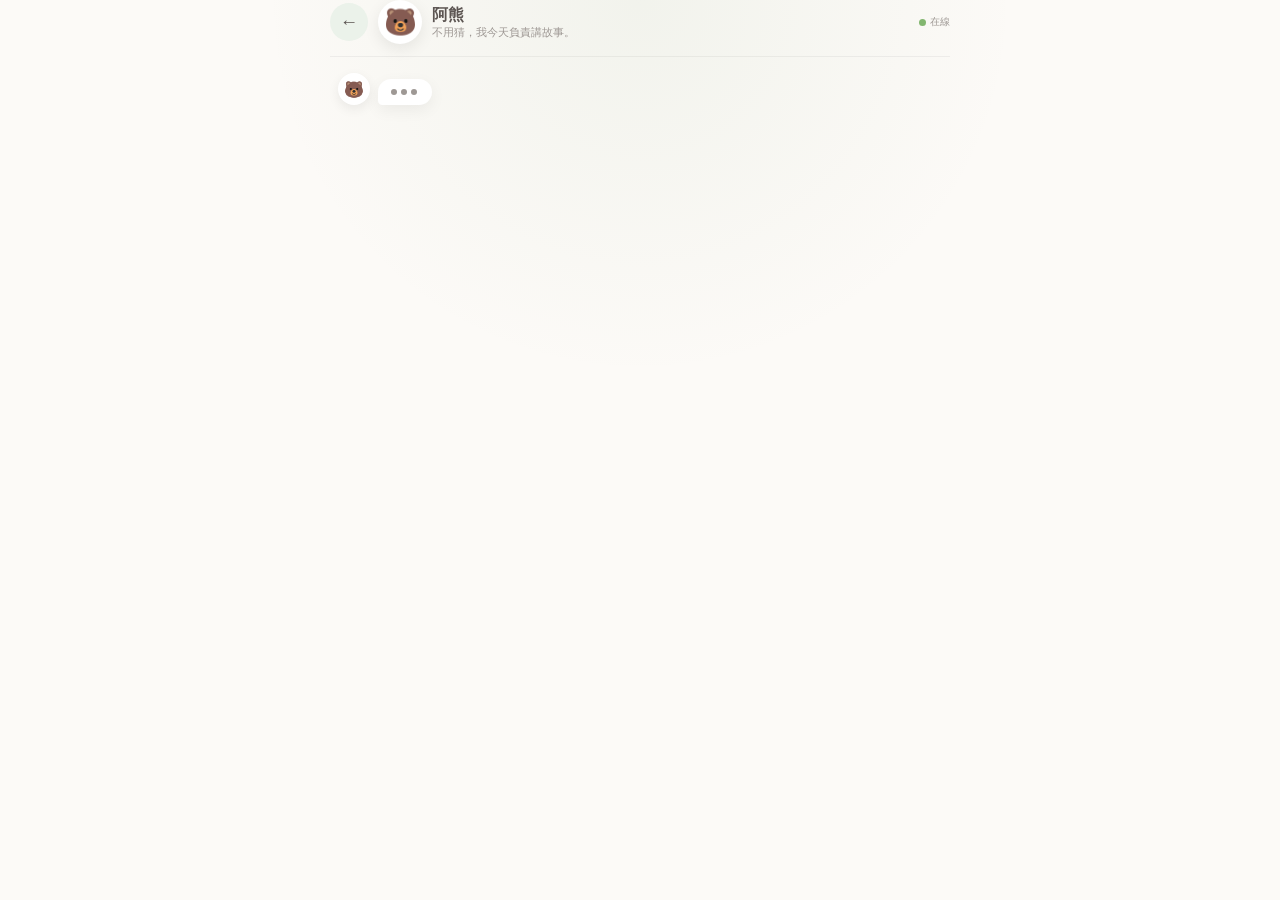
<file: jokes-visual-test.html>
<!doctype html>
<html lang="zh-Hant">
<head>
<meta charset="utf-8">
<meta name="viewport" content="width=device-width, initial-scale=1">
<title>Jokes Visual Test</title>
<style>
:root{--primary:#7A9F6E;--primary-dark:#58754F;--primary-light:#EBF2EA;--bg:#FCFAF7;--card-bg:#fff;--text-main:#5C5552;--text-sub:#9E9894;--accent-warm:#D67D68;--shadow-soft:0 8px 20px rgba(122,159,110,.15);--border-color:rgba(0,0,0,.05)}
*{box-sizing:border-box}html,body{margin:0;min-height:100%;font-family:"Arial","Noto Sans TC",sans-serif;background:var(--bg);color:var(--text-main)}
#host{height:100vh;min-height:100dvh;padding:18px 20px;}
</style>
<link rel="stylesheet" href="./css/features/jokes.css">
</head>
<body>
<div id="host"></div>
<script>
var renderers = {};
</script>
<script src="./js/features/jokes-data.js"></script>
<script src="./js/features/jokes.js"></script>
<script>
renderJokes(document.getElementById('host'));
setTimeout(()=>document.querySelector('[data-joke-action="like"]')?.click(), 650);
setTimeout(()=>document.querySelector('[data-joke-action="enter-chat"]')?.click(), 1350);
</script>
</body>
</html>
</file>
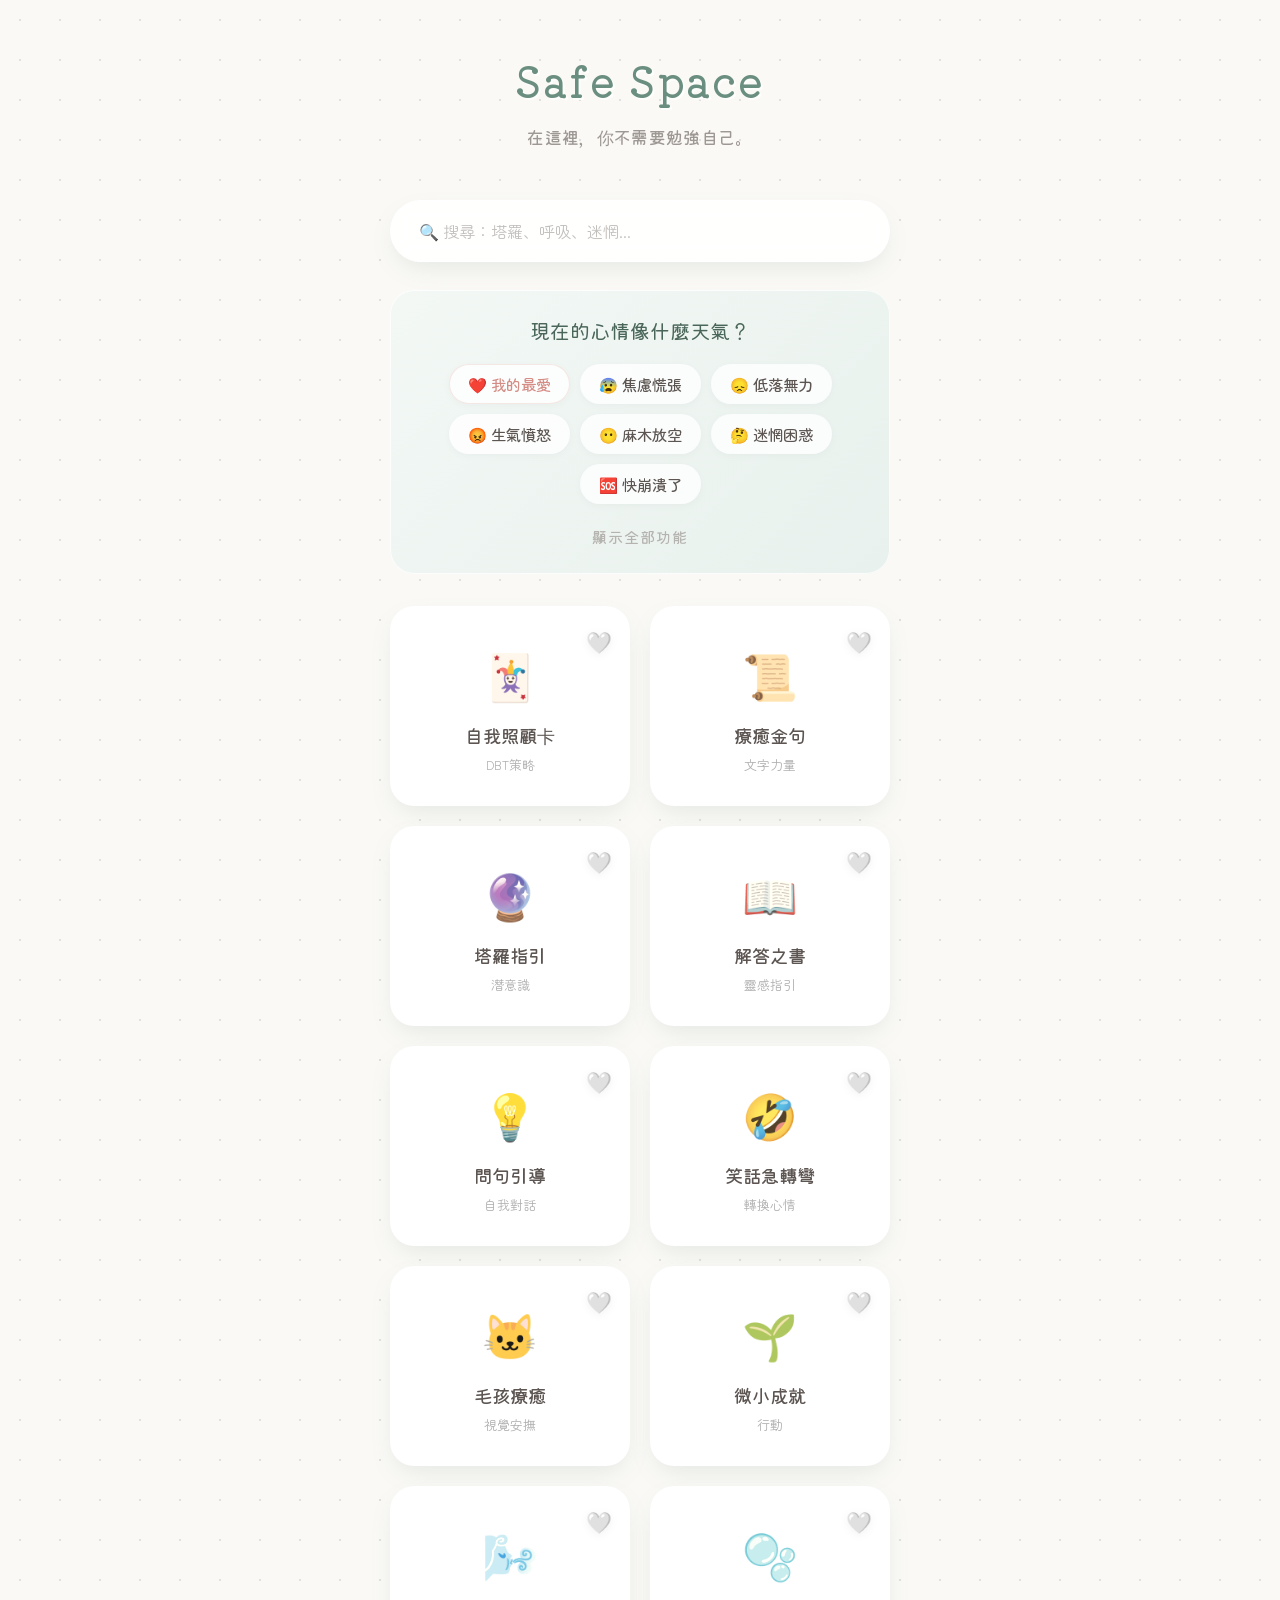
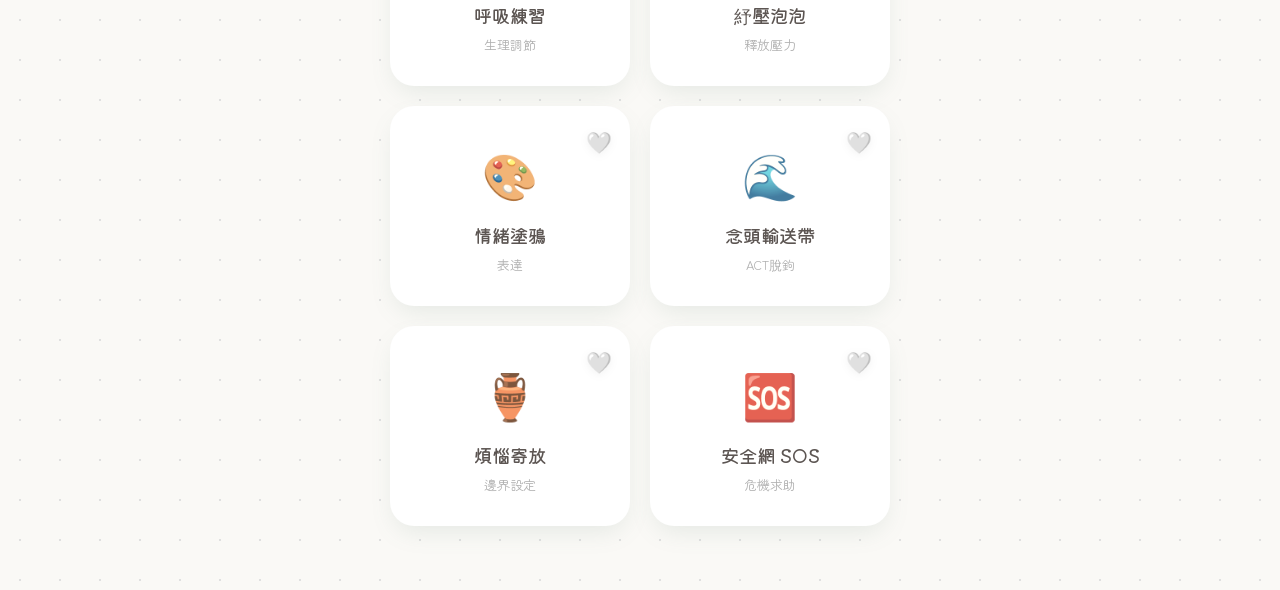
<file: safespace.html>
<!DOCTYPE html>
<html lang="zh-TW">
<head>
    <meta charset="UTF-8">
    <meta name="viewport" content="width=device-width, initial-scale=1.0">
    <title>心靈急救箱</title>
    
    <link rel="preconnect" href="https://fonts.googleapis.com">
    <link rel="preconnect" href="https://fonts.gstatic.com" crossorigin>
    <link href="https://fonts.googleapis.com/css2?family=Kiwi+Maru:wght@300;400;500&family=Zen+Maru+Gothic:wght@400;500;700&display=swap" rel="stylesheet">

    <style>
        /* --- 🎨 精緻化視覺系統 (Refined & Healing Palette) --- */
        :root {
            /* 莫蘭迪綠色系：低飽和，更耐看、高級 */
            --primary: #6A8E7F;       /* 主色：乾燥鼠尾草綠 */
            --primary-dark: #4A665A;  /* 深色：用於文字強調 */
            --primary-soft: #E8F1ED;  /* 淺色：背景點綴 */
            
            --bg: #FAF9F6;            /* 背景：燕麥奶白 (比純白更護眼) */
            --card-bg: #FFFFFF;
            --text-main: #5C5552;     /* 深暖灰 */
            --text-sub: #9E9894;      /* 淺暖灰 */
            
            --accent-warm: #D48C84;   /* 豆沙紅 (愛心用) */
            
            /* 高級感陰影：擴散範圍大，顏色淡 */
            --shadow-card: 0 10px 25px -5px rgba(106, 142, 127, 0.15); 
            --shadow-float: 0 15px 30px -5px rgba(106, 142, 127, 0.25);
            
            --radius-box: 24px;       /* 更圓潤的導角 */
            --radius-btn: 50px;
        }

        body {
            /* 內文使用圓體，確保易讀性 */
            font-family: "Zen Maru Gothic", sans-serif;
            background-color: var(--bg);
            color: var(--text-main);
            margin: 0;
            padding: 24px;
            display: flex;
            flex-direction: column;
            align-items: center;
            min-height: 100vh;
            line-height: 1.7;
            /* 隱約的紙張紋理背景 */
            background-image: radial-gradient(#E0E0E0 1px, transparent 1px);
            background-size: 40px 40px;
        }

        /* 特殊字體 class：用於標題，營造繪本感 */
        .serif-font {
            font-family: "Kiwi Maru", serif;
            font-weight: 500;
        }

        /* --- Header 區域 --- */
        header { 
            text-align: center; 
            margin-bottom: 32px; 
            margin-top: 20px;
            position: relative; 
        }
        
        h1 { 
            font-family: "Kiwi Maru", serif; 
            font-weight: 500; 
            font-size: 2.6rem;
            margin: 0; 
            color: var(--primary); 
            letter-spacing: 0.05em;
            text-shadow: 2px 2px 0px rgba(255,255,255,0.8); /* 文字白邊，增加層次 */
        }
        
        p.subtitle { 
            font-size: 1.05rem; 
            color: var(--text-sub); 
            margin-top: 8px; 
            letter-spacing: 0.02em;
        }

        /* --- 🔍 搜尋欄 (懸浮膠囊設計) --- */
        .search-container {
            width: 100%;
            max-width: 500px;
            margin-bottom: 28px;
            position: relative;
        }
        #search-input {
            width: 100%;
            padding: 18px 28px;
            border-radius: var(--radius-btn);
            border: 1px solid rgba(255,255,255,0.5); /* 半透明邊框 */
            background: rgba(255, 255, 255, 0.9);
            backdrop-filter: blur(10px); /* 毛玻璃特效 */
            font-size: 1rem;
            font-family: "Zen Maru Gothic", sans-serif;
            color: var(--text-main);
            outline: none;
            box-shadow: var(--shadow-card);
            box-sizing: border-box;
            transition: all 0.3s cubic-bezier(0.25, 0.8, 0.25, 1);
        }
        #search-input:focus {
            border-color: var(--primary);
            box-shadow: var(--shadow-float);
            transform: translateY(-2px);
        }
        #search-input::placeholder {
            color: #C2BFBC;
        }

        /* --- 🚑 情緒快篩區 (柔和色塊) --- */
        .triage-section {
            width: 100%;
            max-width: 500px;
            background: linear-gradient(135deg, #F3F8F5 0%, #E8F1ED 100%); /* 微漸層 */
            padding: 24px;
            border-radius: var(--radius-box);
            margin-bottom: 32px;
            text-align: center;
            box-sizing: border-box;
            box-shadow: inset 0 0 0 1px rgba(255,255,255,0.8); /* 內發光質感 */
        }
        .triage-title { 
            font-family: "Kiwi Maru", serif;
            font-size: 1.25rem; 
            margin-bottom: 16px; 
            color: var(--primary-dark);
        }
        .mood-tags { display: flex; justify-content: center; gap: 10px; flex-wrap: wrap; }
        
        .mood-btn {
            background: rgba(255, 255, 255, 0.8);
            border: 1px solid transparent;
            color: var(--text-main);
            padding: 8px 18px;
            border-radius: var(--radius-btn);
            font-size: 0.95rem;
            cursor: pointer;
            transition: all 0.3s ease;
            box-shadow: 0 2px 8px rgba(0,0,0,0.03);
            font-family: "Zen Maru Gothic", sans-serif;
            font-weight: 500;
        }
        .mood-btn:hover {
            transform: translateY(-2px);
            background: white;
            box-shadow: 0 4px 12px rgba(0,0,0,0.08);
        }
        /* 選中狀態 */
        .mood-btn.active {
            background: var(--primary);
            color: white;
            box-shadow: 0 4px 12px rgba(106, 142, 127, 0.4);
            transform: translateY(-1px);
        }
        /* 最愛按鈕特別樣式 */
        .mood-btn.fav-filter { color: var(--accent-warm); border: 1px solid rgba(212, 140, 132, 0.2); }
        .mood-btn.fav-filter.active { background: var(--accent-warm); color: white; border-color: var(--accent-warm); }

        /* --- 🛠️ 工具箱列表 (卡片設計) --- */
        .toolbox-grid {
            display: grid;
            grid-template-columns: repeat(2, 1fr); /* 強制兩欄 */
            gap: 20px;
            width: 100%;
            max-width: 500px;
            padding-bottom: 40px;
        }

        .feature-card {
            background: var(--card-bg);
            border-radius: var(--radius-box);
            padding: 24px 16px;
            display: flex;
            flex-direction: column;
            align-items: center;
            justify-content: center;
            text-align: center;
            box-shadow: var(--shadow-card);
            cursor: pointer;
            transition: all 0.3s cubic-bezier(0.34, 1.56, 0.64, 1); /* 彈性動畫 */
            height: 150px;
            position: relative;
            border: 1px solid rgba(255,255,255,0.8);
        }
        
        .feature-card:hover {
            transform: translateY(-5px) scale(1.02);
            box-shadow: var(--shadow-float);
        }
        .feature-card:active { transform: scale(0.97); }
        
        .card-icon { 
            font-size: 2.8rem; 
            margin-bottom: 12px; 
            /* 讓 emoji 稍微透明一點，融合畫面 */
            opacity: 0.9; 
            filter: sepia(0.2); /* 讓 emoji 色調稍微復古一點 */
        }
        
        .card-title { 
            font-family: "Kiwi Maru", serif; 
            font-size: 1.15rem; 
            color: var(--text-main);
            font-weight: 500;
            line-height: 1.3;
        }
        .card-tag { 
            font-size: 0.8rem; 
            color: #B0B0B0; 
            margin-top: 6px; 
            font-weight: 400;
        }

        /* --- ❤️ 愛心收藏按鈕 --- */
        .favorite-btn {
            position: absolute;
            top: 12px;
            right: 12px;
            font-size: 1.3rem;
            color: #ECECEC; /* 未收藏時的顏色，非常淡，不干擾 */
            cursor: pointer;
            transition: all 0.3s;
            z-index: 10;
            padding: 5px;
            filter: drop-shadow(0 2px 4px rgba(0,0,0,0.05));
        }
        .favorite-btn:hover { transform: scale(1.15); color: #F2CFCB; }
        .favorite-btn.is-active {
            color: var(--accent-warm); /* 豆沙紅 */
            animation: heartPop 0.4s ease;
        }
        @keyframes heartPop {
            0% { transform: scale(1); }
            50% { transform: scale(1.4); }
            100% { transform: scale(1); }
        }

        /* --- 找不到結果 --- */
        .no-result {
            grid-column: span 2;
            text-align: center;
            color: var(--text-sub);
            padding: 40px;
            font-family: "Kiwi Maru", serif;
            font-size: 1.1rem;
            background: rgba(255,255,255,0.5);
            border-radius: var(--radius-box);
        }

        /* --- 📱 功能畫面 (全螢幕覆蓋層) --- */
        #active-feature-container {
            position: fixed;
            top: 0; left: 0; right: 0; bottom: 0;
            background: var(--bg);
            z-index: 1000;
            display: none;
            flex-direction: column;
            padding: 24px;
            animation: fadeIn 0.3s ease;
        }
        @keyframes fadeIn {
            from { opacity: 0; transform: translateY(20px); }
            to { opacity: 1; transform: translateY(0); }
        }

        .close-btn {
            align-self: flex-end;
            padding: 10px 24px;
            background: #EBEAE6;
            border-radius: var(--radius-btn);
            border: none;
            cursor: pointer;
            font-family: "Zen Maru Gothic", sans-serif;
            font-size: 1rem;
            color: var(--text-main);
            transition: all 0.2s;
        }
        .close-btn:hover { background: #E0DFDB; }

    </style>
</head>
<body>

    <header>
        <h1>Safe Space</h1>
        <p class="subtitle serif-font">在這裡，你不需要勉強自己。</p>
    </header>

    <div class="search-container">
        <input type="text" id="search-input" placeholder="🔍 搜尋：塔羅、呼吸、迷惘...">
    </div>

    <section class="triage-section">
        <div class="triage-title">現在的心情像什麼天氣？</div>
        <div class="mood-tags" id="mood-tags-container">
            </div>
        <div style="margin-top:20px; font-size:0.95rem; color:var(--text-sub); cursor:pointer; letter-spacing:1px; opacity:0.7; transition:0.3s;" class="serif-font" onclick="resetFilter()" onmouseover="this.style.opacity=1" onmouseout="this.style.opacity=0.7">
            顯示全部功能
        </div>
    </section>

    <section class="toolbox-grid" id="toolbox">
        </section>

    <div id="active-feature-container">
        <button class="close-btn" onclick="closeFeature()">關閉 ✕</button>
        <div style="flex:1; display:flex; flex-direction:column; align-items:center; justify-content:center;">
            <h2 id="feature-title-display" class="serif-font" style="text-align: center; font-size: 2.2rem; color: var(--primary); margin-bottom: 20px;">功能名稱</h2>
            <div id="feature-content-area" style="text-align: center;">
                <p style="font-size: 1.1rem; color: var(--text-sub);">✨ 輕輕地吸氣，慢慢地吐氣 ✨</p>
                <p style="font-size: 0.9rem; color: #CCC; margin-top:10px;">(功能建置中)</p>
            </div>
        </div>
    </div>

    <script>
        // --- 🧠 1. 資料庫 (The Brain) ---
        const featuresDB = [
            // Level 1: 基礎內容
            { id: 'dbt_cards', name: '自我照顧卡', icon: '🃏', tag: 'DBT策略', moods: ['anxious', 'low', 'numb'], keywords: '卡片,抽卡,策略' },
            { id: 'quotes', name: '療癒金句', icon: '📜', tag: '文字力量', moods: ['low', 'stress'], keywords: '語錄,句子,鼓勵' },
            { id: 'tarot', name: '塔羅指引', icon: '🔮', tag: '潛意識', moods: ['anxious', 'confused'], keywords: '塔羅,占卜' },
            { id: 'answer_book', name: '解答之書', icon: '📖', tag: '靈感指引', moods: ['confused', 'anxious'], keywords: '解答,困惑,迷惘' }, 
            { id: 'questions', name: '問句引導', icon: '💡', tag: '自我對話', moods: ['low', 'confused', 'numb'], keywords: '敘事,sfbt,思考' }, 
            { id: 'jokes', name: '笑話急轉彎', icon: '🤣', tag: '轉換心情', moods: ['stress', 'low'], keywords: '笑話,開心' },
            { id: 'animals', name: '毛孩療癒', icon: '🐱', tag: '視覺安撫', moods: ['stress', 'low', 'angry'], keywords: '貓,狗,可愛' },
            { id: 'tasks', name: '微小成就', icon: '🌱', tag: '行動', moods: ['numb', 'low'], keywords: '任務,動力' },
            
            // Level 2: 互動工具
            { id: 'breathing', name: '呼吸練習', icon: '🌬️', tag: '生理調節', moods: ['anxious', 'angry', 'panic'], keywords: '呼吸,放鬆,冥想' },
            { id: 'clicker', name: '紓壓泡泡', icon: '🫧', tag: '釋放壓力', moods: ['stress', 'angry'], keywords: '按鈕,泡泡紙' },
            { id: 'whiteboard', name: '情緒塗鴉', icon: '🎨', tag: '表達', moods: ['angry', 'confused', 'numb'], keywords: '畫畫,寫字,白板' },
            { id: 'conveyor', name: '念頭輸送帶', icon: '🌊', tag: 'ACT脫鉤', moods: ['anxious', 'stress'], keywords: '念頭,想法' },
            { id: 'worry_jar', name: '煩惱寄放', icon: '🏺', tag: '邊界設定', moods: ['anxious', 'stress'], keywords: '煩惱,睡不著' },
            { id: 'sos', name: '安全網 SOS', icon: '🆘', tag: '危機求助', moods: ['panic', 'low'], keywords: '求救,電話' }
        ];

        const moodOptions = [
            { id: 'fav', label: '❤️ 我的最愛', isFav: true },
            { id: 'anxious', label: '😰 焦慮慌張' },
            { id: 'low', label: '😞 低落無力' },
            { id: 'angry', label: '😡 生氣憤怒' },
            { id: 'numb', label: '😶 麻木放空' },
            { id: 'confused', label: '🤔 迷惘困惑' },
            { id: 'panic', label: '🆘 快崩潰了' }
        ];

        // 讀取最愛列表
        let favorites = JSON.parse(localStorage.getItem('safeSpaceFavs')) || [];

        // --- 🏗️ 2. 建構介面 ---
        const toolboxEl = document.getElementById('toolbox');
        const moodContainer = document.getElementById('mood-tags-container');
        const searchInput = document.getElementById('search-input');

        function initApp() {
            renderMoodButtons();
            renderFeatures(featuresDB); 
        }

        // 產生情緒按鈕
        function renderMoodButtons() {
            moodContainer.innerHTML = '';
            moodOptions.forEach(mood => {
                const btn = document.createElement('button');
                btn.className = 'mood-btn';
                if(mood.isFav) btn.classList.add('fav-filter');
                btn.innerText = mood.label;
                btn.onclick = () => filterByMood(mood.id, btn);
                moodContainer.appendChild(btn);
            });
        }

        // 產生卡片
        function renderFeatures(list) {
            toolboxEl.innerHTML = '';
            
            if (list.length === 0) {
                toolboxEl.innerHTML = `
                    <div class="no-result">
                        <div style="font-size:3rem;">🍂</div>
                        <br>這裡暫時空空的<br>像秋天的午後
                    </div>`;
                return;
            }

            list.forEach(feature => {
                const isFav = favorites.includes(feature.id);
                const card = document.createElement('div');
                card.className = 'feature-card';
                card.innerHTML = `
                    <div class="favorite-btn ${isFav ? 'is-active' : ''}" onclick="toggleFavorite(event, '${feature.id}')">
                        ${isFav ? '❤️' : '🤍'}
                    </div>
                    <div class="card-icon">${feature.icon}</div>
                    <div class="card-title">${feature.name}</div>
                    <div class="card-tag">${feature.tag}</div>
                `;
                card.onclick = (e) => {
                    if(e.target.classList.contains('favorite-btn')) return;
                    openFeature(feature);
                };
                toolboxEl.appendChild(card);
            });
        }

        // --- ❤️ 3. 愛心收藏邏輯 ---
        function toggleFavorite(event, id) {
            event.stopPropagation();
            
            if (favorites.includes(id)) {
                favorites = favorites.filter(favId => favId !== id);
            } else {
                favorites.push(id);
            }
            
            localStorage.setItem('safeSpaceFavs', JSON.stringify(favorites));
            
            // 檢查目前是否在「我的最愛」頁面，如果是，需即時重繪
            const activeMoodBtn = document.querySelector('.mood-btn.active');
            if (activeMoodBtn && activeMoodBtn.innerText.includes('我的最愛')) {
                const favList = featuresDB.filter(item => favorites.includes(item.id));
                renderFeatures(favList);
            } else {
                // 原地更新圖示
                const btn = event.currentTarget;
                const isNowFav = favorites.includes(id);
                btn.innerHTML = isNowFav ? '❤️' : '🤍';
                btn.classList.toggle('is-active');
            }
        }

        // --- 🧠 4. 過濾與搜尋 ---
        function filterByMood(moodId, clickedBtn) {
            document.querySelectorAll('.mood-btn').forEach(btn => btn.classList.remove('active'));
            clickedBtn.classList.add('active');
            searchInput.value = '';

            if (moodId === 'fav') {
                const favList = featuresDB.filter(item => favorites.includes(item.id));
                renderFeatures(favList);
            } else {
                const filtered = featuresDB.filter(item => item.moods.includes(moodId));
                renderFeatures(filtered);
            }
        }

        searchInput.addEventListener('input', (e) => {
            const keyword = e.target.value.toLowerCase().trim();
            document.querySelectorAll('.mood-btn').forEach(btn => btn.classList.remove('active'));

            if (keyword === '') {
                renderFeatures(featuresDB);
                return;
            }

            const filtered = featuresDB.filter(item => 
                item.name.includes(keyword) || 
                item.keywords.includes(keyword) ||
                item.tag.includes(keyword)
            );
            renderFeatures(filtered);
        });

        function resetFilter() {
            document.querySelectorAll('.mood-btn').forEach(btn => btn.classList.remove('active'));
            searchInput.value = '';
            renderFeatures(featuresDB);
        }

        // --- 🎮 模擬功能視窗 ---
        function openFeature(feature) {
            const container = document.getElementById('active-feature-container');
            const title = document.getElementById('feature-title-display');
            container.style.display = 'flex';
            title.innerText = feature.name;
        }

        function closeFeature() {
            document.getElementById('active-feature-container').style.display = 'none';
        }

        initApp();
    </script>
</body>
</html>
</file>
<file: css/core.css>
/*
 * Safe Space - Core Theme & Splash
 * Extracted from the original monolithic index(2).html.
 */
        /* --- 🎨 核心視覺變數 (日夜切換系統) --- */
        :root {
            /* 日間模式 (預設) */
            --primary: #7A9F6E;       /* 抹茶綠 */
            --primary-dark: #58754F;
            --primary-light: #EBF2EA;
            --bg: #FCFAF7;            /* 米白 */
            --card-bg: #FFFFFF;
            --text-main: #5C5552;     /* 深暖灰 */
            --text-sub: #9E9894;
            --accent-warm: #D67D68;
            --radius-box: 24px;
            --radius-btn: 16px;
            --shadow-soft: 0 8px 20px rgba(122, 159, 110, 0.15);
            --glass: rgba(255, 255, 255, 0.90);
            --border-color: rgba(0,0,0,0.05);
            --pet-glow: drop-shadow(0 4px 6px rgba(0,0,0,0.15)); /* 麵團陰影 */
        }

        /* 🌙 深色模式 (溫暖的深夜可可色) */
        body.dark-mode {
            --primary: #9BC58B;       /* 亮一點的綠，對比才夠 */
            --primary-dark: #BCE0AF;
            --primary-light: #3D3A37; /* 深卡其背景 */
            --bg: #2C2927;            /* 深咖啡黑 */
            --card-bg: #383533;       /* 稍微亮一點的灰褐 */
            --text-main: #EDE8E4;     /* 暖白 */
            --text-sub: #ACA59F;      /* 暖灰 */
            --shadow-soft: 0 8px 20px rgba(0, 0, 0, 0.4);
            --glass: rgba(44, 41, 39, 0.90);
            --border-color: rgba(255,255,255,0.1);
            --pet-glow: drop-shadow(0 0 10px rgba(255, 255, 255, 0.2)); /* 夜晚發光 */
        }

        body {
            font-family: "Zen Maru Gothic", sans-serif;
            background-color: var(--bg);
            color: var(--text-main);
            margin: 0;
            padding: 24px 20px;
            display: flex;
            flex-direction: column;
            align-items: center;
            min-height: 100vh;
            line-height: 1.6;
            -webkit-tap-highlight-color: transparent;
            /* 關鍵：預設隱藏捲軸，等 Splash 結束才打開 */
            overflow: hidden; 
            transition: background-color 0.5s, color 0.5s;
        }

        /* --- 🎬 啟動畫面 (動態敘事版) --- */
        #splash-screen {
            position: fixed; top: 0; left: 0; width: 100%; height: 100%;
            background-color: var(--bg); z-index: 9999;
            display: flex; flex-direction: column;
            align-items: center; justify-content: center;
            transition: opacity 0.8s ease-out;
            /* 防止手機滑動看到後面 */
            touch-action: none; 
        }
        
        .splash-content { text-align: center; position: relative; }

        .splash-logo-container {
            width: 140px; height: 140px; margin: 0 auto 30px auto;
            position: relative;
            /* 1. 麵團慢慢進來 (從上方降落) */
            animation: doughEnter 2s cubic-bezier(0.34, 1.56, 0.64, 1) forwards;
            opacity: 0; /* 初始隱藏 */
        }

        /* 禪意麵團 */
        .zen-dough {
            width: 100%; height: 100%;
            /* 2. 進場後接續呼吸動畫 */
            animation: deepBreathe 6s ease-in-out infinite 2s; /* 延遲2秒等進場完 */
            filter: var(--pet-glow);
        }

        .splash-title {
            font-size: 1.8rem; font-weight: 900; color: var(--primary);
            letter-spacing: 2px; margin-bottom: 5px;
            /* 3. 標題慢慢出現 */
            opacity: 0;
            animation: fadeInUp 1.5s ease-out 1.5s forwards;
        }
        .splash-subtitle {
            font-size: 0.9rem; color: var(--text-sub); font-weight: 500;
            margin-bottom: 50px; opacity: 0;
            animation: fadeInUp 1.5s ease-out 1.8s forwards;
        }

        .start-btn {
            font-size: 1rem; color: white; font-weight: 700;
            padding: 14px 40px; 
            background: var(--primary);
            border: none;
            border-radius: 50px; cursor: pointer;
            box-shadow: 0 5px 15px rgba(122, 159, 110, 0.3);
            transition: all 0.3s;
            letter-spacing: 1px;
            opacity: 0;
            /* 4. 按鈕淡入 + 搖動一下 */
            animation: fadeInUp 1s ease-out 2.5s forwards, shakeBtn 0.5s ease-in-out 3s;
        }
        .start-btn:active { transform: scale(0.95); }

        /* 動畫定義 */
        @keyframes doughEnter {
            0% { transform: translateY(-50px) scale(0.8); opacity: 0; }
            100% { transform: translateY(0) scale(1); opacity: 1; }
        }
        @keyframes deepBreathe {
            0%, 100% { transform: scale(1) translateY(0); }
            50% { transform: scale(1.05) translateY(-5px); }
        }
        @keyframes fadeInUp {
            from { opacity: 0; transform: translateY(20px); }
            to { opacity: 1; transform: translateY(0); }
        }
        @keyframes shakeBtn {
            0%, 100% { transform: rotate(0deg); }
            25% { transform: rotate(-5deg); }
            75% { transform: rotate(5deg); }
        }
</file>
<file: css/components.css>
/*
 * Safe Space - Shared UI Components
 * Home, search, mood triage, feature cards, modal, settings and pet base styles.
 */
        /* --- 🏠 主介面 --- */
        /* 標題顏色與啟動頁同步 var(--primary) */
        header { text-align: center; margin-bottom: 24px; margin-top: 20px; width: 100%; max-width: 500px;}
        h1 { font-weight: 900; font-size: 2rem; margin: 0; color: var(--primary); letter-spacing: 1px; transition: color 0.5s; }
        p.subtitle { font-size: 0.95rem; color: var(--text-sub); margin-top: 5px; font-weight: 500; }

        /* --- 🔍 搜尋欄 --- */
        .search-container { width: 100%; max-width: 500px; margin-bottom: 24px; }
        #search-input {
            width: 100%; padding: 16px 24px; border-radius: 50px;
            border: 2px solid transparent; background: var(--card-bg);
            font-size: 1rem; font-family: "Zen Maru Gothic", sans-serif; font-weight: 700;
            color: var(--text-main); outline: none;
            box-shadow: var(--shadow-soft); box-sizing: border-box;
            transition: all 0.3s;
        }
        #search-input:focus { border-color: var(--primary); }
        #search-input::placeholder { color: var(--text-sub); font-weight: 500; opacity: 0.7; }

        /* --- 🚑 情緒快篩區 --- */
        .triage-section {
            width: 100%; max-width: 500px;
            background: var(--primary-light);
            padding: 24px; padding-bottom: 30px;
            border-radius: var(--radius-box);
            margin-bottom: 32px;
            position: relative;
            box-sizing: border-box;
            box-shadow: inset 0 0 0 2px rgba(255,255,255,0.1); /* 微調深色模式下的邊框 */
            transition: background 0.5s;
        }
        .triage-title { 
            font-size: 1.1rem; margin-bottom: 16px; 
            color: var(--primary-dark); font-weight: 900; text-align: center; 
        }

        .mood-grid {
            display: grid; grid-template-columns: 1fr 1fr 1fr; 
            gap: 12px; margin-bottom: 10px;
        }
        
        .mood-card {
            background: var(--card-bg); border: 3px solid transparent; 
            color: var(--text-main);
            padding: 10px 5px; border-radius: var(--radius-btn);
            cursor: pointer; transition: all 0.2s;
            display: flex; flex-direction: column; align-items: center; justify-content: center;
            box-shadow: 0 4px 0 rgba(0,0,0,0.05);
            height: 110px;
        }
        .mood-card:active { transform: translateY(4px); box-shadow: none; }
        .mood-card.active {
            background: var(--card-bg);
            transform: translateY(2px);
            box-shadow: inset 0 3px 5px rgba(0,0,0,0.2);
        }
        
        .mood-icon-svg { width: 60px; height: 60px; margin-bottom: 5px; }
        .mood-label { font-size: 0.85rem; font-weight: 700; line-height: 1.2; text-align: center;}

        /* --- 🛠️ 工具箱列表 --- */
        .toolbox-grid {
            display: grid; grid-template-columns: 1fr 1fr; gap: 16px;
            width: 100%; max-width: 500px; padding-bottom: 100px;
        }
        .feature-card {
            background: var(--card-bg); border-radius: var(--radius-box);
            padding: 20px 10px; display: flex; flex-direction: column;
            align-items: center; justify-content: flex-start; text-align: center;
            box-shadow: var(--shadow-soft); cursor: pointer;
            transition: transform 0.2s; height: 160px; position: relative;
            overflow: hidden; 
        }
        .feature-card:active { transform: scale(0.96); }
        
        .card-visual { 
            width: 90px; height: 90px; 
            margin-bottom: 10px; 
            position: relative;
        }
        .feature-svg { width: 100%; height: 100%; filter: var(--pet-glow); }

        .card-title { font-size: 1.1rem; color: var(--text-main); font-weight: 700; margin-bottom: 2px;}
        .card-tag { font-size: 0.8rem; color: var(--text-sub); font-weight: 500; }
        
        .card-fav-btn {
            position: absolute; top: 10px; right: 10px;
            font-size: 1.2rem; color: #EEE; padding: 8px;
            z-index: 5; transition: color 0.3s;
        }
        /* 深色模式下愛心底色調整 */
        body.dark-mode .card-fav-btn { color: #555; }
        .card-fav-btn.is-active { color: var(--accent-warm) !important; }

        .fav-fab-container { position: absolute; bottom: -15px; right: 15px; z-index: 10; }
        .fav-fab {
            width: 70px; height: 70px;
            background-color: var(--card-bg); color: var(--accent-warm);
            border-radius: 50%;
            display: flex; flex-direction: column; align-items: center; justify-content: center;
            box-shadow: 0 6px 15px rgba(122, 159, 110, 0.2);
            cursor: pointer; transition: all 0.2s;
            border: 3px solid var(--card-bg);
        }
        .fav-fab:active { transform: scale(0.9); }
        .fav-fab.active { background-color: var(--accent-warm); color: white; transform: scale(0.95); }
        .fav-icon { font-size: 1.4rem; line-height: 1; margin-bottom: 2px; }
        .fav-text { font-size: 0.75rem; font-weight: 900; line-height: 1; }

        /* --- 📱 Modal --- */
        /* --- 📱 功能全螢幕容器：固定視窗、不讓功能頁整體捲動 --- */
        #active-feature-container {
            position: fixed; top: 0; left: 0; right: 0; bottom: 0;
            width: 100%; height: 100dvh;
            background: var(--bg); z-index: 1000;
            display: none; flex-direction: column;
            padding: 10px 20px 16px;
            box-sizing: border-box;
            overflow: hidden;
            overscroll-behavior: contain;
            animation: slideUp 0.3s ease-out;
        }
        @keyframes slideUp {
            from { transform: translateY(20px); opacity: 0; }
            to { transform: translateY(0); opacity: 1; }
        }

        .modal-header {
            flex: 0 0 auto;
            display: flex; justify-content: flex-end; align-items: center;
            min-height: 44px;
            margin-bottom: 2px;
        }
        .close-btn {
            padding: 9px 18px; background: var(--primary-light); border-radius: 20px;
            border: none; cursor: pointer; font-family: "Zen Maru Gothic", sans-serif;
            font-weight: 700; color: var(--text-main);
        }

        /* 功能標題：降低佔高，讓真正的功能舞台往上移 */
        .feature-body {
            flex: 1 1 auto;
            min-height: 0;
            width: 100%;
            display: flex;
            flex-direction: column;
            align-items: center;
            overflow: hidden;
        }
        #feature-title-display {
            flex: 0 0 auto;
            margin: 0 0 6px !important;
            padding: 0;
            text-align: center;
            font-size: clamp(1.55rem, 3.2vw, 2rem) !important;
            line-height: 1.15;
            color: var(--primary);
            font-weight: 900;
        }

        /* 預設不讓整個功能捲動；真正需要捲動的子區域由功能自己管理。 */
        #feature-content-area {
            flex: 1 1 auto;
            min-height: 0;
            width: 100%;
            height: 100%;
            max-height: none !important;
            padding: 0;
            box-sizing: border-box;
            display: flex;
            flex-direction: column;
            align-items: center;
            overflow: hidden !important;
            overscroll-behavior: contain;
        }

        @media (max-height: 700px) {
            #active-feature-container { padding-top: 6px; padding-bottom: 10px; }
            .modal-header { min-height: 38px; }
            .close-btn { padding: 7px 16px; }
            #feature-title-display { font-size: 1.4rem !important; margin-bottom: 3px !important; }
        }

        /* --- ⚙️ 設定齒輪 (更明顯精緻) --- */
        .settings-fab {
            position: fixed; bottom: 30px; left: 20px; z-index: 2000;
            width: 60px; height: 60px; /* 加大 */
            background: var(--card-bg); 
            backdrop-filter: blur(10px);
            border-radius: 50%;
            /* 加強陰影與邊框光澤 */
            box-shadow: 0 8px 25px rgba(0,0,0,0.15), 0 0 0 1px rgba(255,255,255,0.5);
            display: flex; align-items: center; justify-content: center;
            cursor: pointer; transition: all 0.3s;
        }
        .settings-fab:hover { transform: scale(1.05); }
        .settings-fab:active { transform: rotate(90deg) scale(0.95); }
        .gear-icon { width: 32px; height: 32px; fill: var(--text-main); }

        /* --- ⚙️ 設定 Modal (溫暖磨砂質感) --- */
        #settings-modal {
            position: fixed; top: 0; left: 0; width: 100%; height: 100%;
            background: rgba(0,0,0,0.4); z-index: 3000;
            display: none; align-items: center; justify-content: center;
            opacity: 0; transition: opacity 0.3s;
        }
        #settings-modal.show { opacity: 1; }
        .settings-content {
            background: var(--glass);
            width: 85%; max-width: 360px;
            border-radius: var(--radius-box);
            padding: 24px;
            box-shadow: 0 15px 50px rgba(0,0,0,0.3);
            backdrop-filter: blur(25px);
            border: 1px solid var(--border-color);
            transform: scale(0.9); transition: transform 0.3s cubic-bezier(0.175, 0.885, 0.32, 1.275);
            max-height: 80vh; overflow-y: auto;
        }
        #settings-modal.show .settings-content { transform: scale(1); }
        
        .settings-header { display: flex; justify-content: space-between; align-items: center; margin-bottom: 20px; border-bottom: 2px solid var(--border-color); padding-bottom: 10px; }
        .settings-title { font-size: 1.3rem; font-weight: 900; color: var(--text-main); }
        
        .setting-section-title {
            font-size: 0.85rem; font-weight: 900; color: var(--primary);
            margin-top: 15px; margin-bottom: 8px; text-transform: uppercase; letter-spacing: 1px;
        }

        .setting-item {
            display: flex; align-items: center; justify-content: space-between;
            padding: 12px 0; border-bottom: 1px solid var(--border-color);
        }
        .setting-item:last-child { border-bottom: none; }
        
        .st-label { font-weight: 700; color: var(--text-main); display: flex; align-items: center; gap: 10px; font-size: 0.95rem; }
        .st-icon { font-size: 1.2rem; width: 25px; text-align: center; }
        
        .setting-input {
            border: 2px solid var(--border-color); background: rgba(255,255,255,0.1);
            padding: 8px 12px; border-radius: 12px;
            font-family: inherit; font-weight: 700; color: var(--text-main);
            width: 120px; text-align: right; outline: none; transition: border 0.3s;
        }
        .setting-input:focus { border-color: var(--primary); background: var(--card-bg); }

        .toggle-switch {
            width: 46px; height: 26px; background: #DDD;
            border-radius: 20px; position: relative; cursor: pointer; transition: background 0.3s;
        }
        /* 深色模式下的 Toggle 背景變深一點 */
        body.dark-mode .toggle-switch { background: #555; }
        
        .toggle-switch::after {
            content: ''; position: absolute; top: 3px; left: 3px;
            width: 20px; height: 20px; background: white;
            border-radius: 50%; box-shadow: 0 2px 5px rgba(0,0,0,0.2);
            transition: left 0.3s cubic-bezier(0.175, 0.885, 0.32, 1.275);
        }
        .toggle-switch.active { background: var(--primary); }
        .toggle-switch.active::after { left: 23px; }

        .btn-action {
            width: 100%; padding: 12px; background: var(--card-bg);
            border: 1px solid var(--border-color); border-radius: 12px;
            font-weight: 700; color: var(--text-main); margin-top: 5px;
            cursor: pointer; display: flex; align-items: center; justify-content: center; gap: 8px;
            transition: background 0.2s;
        }
        .btn-action:active { filter: brightness(0.95); }
        .danger-btn { color: #FF6B6B; border-color: #FF6B6B; margin-top: 10px; background: transparent; }


        /* --- ☁️ 麵團精靈本體 --- */
        #spirit-pet {
            position: fixed; width: 80px; height: 80px; z-index: 2001;
            cursor: grab; touch-action: none; display: none;
            -webkit-tap-highlight-color: transparent;
        }
        #spirit-pet:active { cursor: grabbing; }
        #spirit-pet.auto-moving { transition: top 3s ease-in-out, left 3s ease-in-out; }
        .pet-svg-body {
            width: 100%; height: 100%;
            filter: var(--pet-glow); /* 支援夜間發光 */
            animation: petFloat 4s ease-in-out infinite;
        }
        @keyframes petFloat {
            0%, 100% { transform: translateY(0) scale(1); }
            50% { transform: translateY(-6px) scale(1.03); }
        }
        .pet-shake { animation: shake 0.4s ease-in-out; }
        @keyframes shake {
            0% { transform: rotate(0deg); }
            25% { transform: rotate(-10deg); }
            50% { transform: rotate(10deg); }
            75% { transform: rotate(-5deg); }
            100% { transform: rotate(0deg); }
        }
        .pet-speech-bubble {
            position: absolute; top: -60px; left: 50%;
            transform: translateX(-50%) scale(0);
            background: var(--card-bg); padding: 10px 16px; border-radius: 18px;
            font-size: 0.9rem; color: var(--text-main); font-weight: 700;
            white-space: nowrap; box-shadow: 0 4px 15px rgba(0,0,0,0.15);
            opacity: 0; transition: all 0.3s cubic-bezier(0.175, 0.885, 0.32, 1.275);
            pointer-events: none; border: 2px solid var(--primary-light); z-index: 2002;
        }
        .pet-speech-bubble::after {
            content: ''; position: absolute; bottom: -8px; left: 50%;
            transform: translateX(-50%); border-width: 8px 8px 0; border-style: solid;
            border-color: var(--card-bg) transparent transparent transparent;
        }
        .pet-speech-bubble.show { transform: translateX(-50%) scale(1); opacity: 1; top: -75px; }
        /* 顏文字專用字體 (強制 Arial) */
        .kaomoji { font-family: "Arial", sans-serif; font-weight: normal; display: inline-block; }

        /* --- SVG 動畫關鍵影格 --- */
        @keyframes blink { 0%, 90%, 100% { transform: scaleY(1); } 95% { transform: scaleY(0.1); } }
        @keyframes sway { 0%, 100% { transform: rotate(-5deg); } 50% { transform: rotate(5deg); } }
        @keyframes breathe { 0%, 100% { transform: scale(0.95); } 50% { transform: scale(1.05); } }
        @keyframes floatItem { 0%, 100% { transform: translateY(0); } 50% { transform: translateY(-5px); } }
        @keyframes spinEye { 0% { transform: rotate(0deg); } 100% { transform: rotate(360deg); } }
        @keyframes tearDrop { 0% { opacity: 0; transform: translateY(0); } 50% { opacity: 1; } 100% { opacity: 0; transform: translateY(10px); } }
        @keyframes panicWave { 0%, 100% { transform: rotate(-20deg); } 50% { transform: rotate(20deg); } }
        @keyframes muscleFlex { 0%, 100% { transform: scale(1); } 50% { transform: scale(1.1); } }
        @keyframes lidOpen { 0%, 100% { transform: rotate(0); } 50% { transform: rotate(-20deg) translateY(-5px); } }
        @keyframes conveyorMove { 0% { transform: translateX(0); opacity: 1; } 100% { transform: translateX(40px); opacity: 0; } }
</file>
<file: css/features/dbt-cards.css>
/*
 * Safe Space - DBT / Self-Care Cards styles
 */
/* --- ☁️ 麵團精靈 DBT 數位工藝版 (Platinum Edition) CSS --- */

:root {
    --dbt-text: #5D5553;
    --dbt-card-bg: #fff;
    --dbt-shadow: rgba(93, 85, 83, 0.15);
    
    /* Foil 4.0: 白金磨砂 */
    --foil-bg: linear-gradient(135deg, #fdfdfd 0%, #ebebeb 40%, #e0e0e0 100%);
    --foil-holo: linear-gradient(125deg, transparent 35%, rgba(200,230,255,0.08) 48%, rgba(255,255,255,0.3) 50%, rgba(200,230,255,0.08) 52%, transparent 65%);
    --foil-noise: url("data:image/svg+xml,%3Csvg viewBox='0 0 200 200' xmlns='http://www.w3.org/2000/svg'%3E%3Cfilter id='noiseFilter'%3E%3CfeTurbulence type='fractalNoise' baseFrequency='0.9' numOctaves='3' stitchTiles='stitch'/%3E%3C/filter%3E%3Crect width='100%25' height='100%25' filter='url(%23noiseFilter)' opacity='0.08'/%3E%3C/svg%3E");
    --foil-border: rgba(255,255,255,0.9);
    --foil-highlight: rgba(255,255,255,0.95);
    
    --card-grain: url("data:image/svg+xml,%3Csvg viewBox='0 0 200 200' xmlns='http://www.w3.org/2000/svg'%3E%3Cfilter id='paperNoise'%3E%3CfeTurbulence type='fractalNoise' baseFrequency='1.2' numOctaves='3' stitchTiles='stitch'/%3E%3C/filter%3E%3Crect width='100%25' height='100%25' filter='url(%23paperNoise)' opacity='0.06'/%3E%3C/svg%3E");

    --sticker-blend: multiply;
    --sticker-opacity: 0.96;
    
    /* 新增：粒子顏色 (淺色模式下要深一點才看得到) */
    --particle-color: rgb(255, 255, 90); 
}

body.dark-mode {
    --dbt-text: #e0e0e0;
    --dbt-card-bg: #262626;
    --dbt-shadow: rgba(0,0,0,0.8);
    
    --foil-bg: linear-gradient(135deg, #4a4a4a 0%, #333 50%, #404040 100%);
    --foil-holo: linear-gradient(125deg, transparent 30%, rgba(255,255,255,0.04) 50%, transparent 70%);
    
    --foil-border: rgba(255,255,255,0.12);
    --foil-highlight: rgba(255,255,255,0.08);
    
    --sticker-blend: normal;
    --sticker-opacity: 1;
    
    /* 深色模式下是亮的 */
    --particle-color: rgba(255, 255, 255, 0.3);
}

/* 基礎設定 */
.dbt-wrapper {
    width: 100%; height: 100%;
    display: flex; flex-direction: column;
    position: relative;
    color: var(--dbt-text);
    overscroll-behavior: none;
    box-sizing: border-box;
    overflow: hidden; 
    font-family: inherit;
}
.dbt-wrapper *::-webkit-scrollbar { display: none; }
.dbt-wrapper * { -ms-overflow-style: none; scrollbar-width: none; }

.dbt-stage {
    flex: 1; width: 100%;
    display: flex; flex-direction: column;
    align-items: center; justify-content: center;
    animation: dbtFadeIn 0.7s cubic-bezier(0.2, 0.8, 0.2, 1);
    position: relative;
    z-index: 2;
    padding: 20px 0;
    box-sizing: border-box;
    transform: translateZ(0); 
}
@keyframes dbtFadeIn { 
    from { opacity: 0; transform: scale(0.97) translateY(10px); } 
    to { opacity: 1; transform: scale(1) translateY(0); } 
}

/* --- 階段 1: 麵團選擇 --- */
.dough-grid {
    display: grid; grid-template-columns: 1fr 1fr; gap: 20px;
    width: 100%; max-width: 320px; margin-top: 10px;
}
.dough-btn {
    display: flex; flex-direction: column; align-items: center;
    cursor: pointer; transition: transform 0.2s;
    -webkit-tap-highlight-color: transparent;
    padding: 10px; border-radius: 20px;
}
.dough-btn:active { transform: scale(0.95); }
.dough-svg {
    width: 85px; height: 85px; transition: 0.3s;
    filter: drop-shadow(0 8px 12px var(--dbt-shadow));
}
.dough-label {
    margin-top: 10px; font-size: 0.95rem; font-weight: bold; letter-spacing: 1px; opacity: 0.9;
    color: var(--dbt-text);
    text-shadow: 0 1px 1px rgba(255,255,255,0.8);
}
body.dark-mode .dough-label { text-shadow: 0 -1px 0 rgba(0,0,0,0.5); }

/* --- Foil 4.0: 白金卡包 --- */
.pack-visual {
    background: var(--foil-bg);
    border-radius: 14px;
    border: 1px solid var(--foil-border);
    box-shadow: 
        inset 0 0 30px var(--foil-highlight), 
        inset 0 0 2px rgba(0,0,0,0.05),
        0 15px 40px var(--dbt-shadow);
    display: flex; flex-direction: column; align-items: center; justify-content: center;
    position: relative;
    overflow: hidden;
}
.pack-visual::before {
    content: ''; position: absolute; top: 0; left: 0; width: 100%; height: 100%;
    background-image: var(--foil-noise);
    opacity: 0.5; pointer-events: none; mix-blend-mode: overlay; z-index: 1;
}
.pack-visual::after {
    content: ''; position: absolute; top: -50%; left: -50%; width: 200%; height: 200%;
    background: var(--foil-holo);
    opacity: 0.9; pointer-events: none; z-index: 2;
    transform: rotate(30deg);
}
.pack-sticker {
    background: var(--dbt-card-bg);
    width: 74%; padding: 20px 10px; border-radius: 6px; 
    display: flex; flex-direction: column; align-items: center;
    box-shadow: 0 2px 4px rgba(0,0,0,0.1); 
    mix-blend-mode: var(--sticker-blend); 
    opacity: var(--sticker-opacity);
    z-index: 3;
    transform: translateZ(2px); 
    border: 1px solid rgba(0,0,0,0.03);
}
.pack-crimp-top, .pack-crimp-bottom {
    position: absolute; left: 0; width: 100%; height: 18px;
    background: repeating-linear-gradient(90deg, 
        transparent 0px, transparent 2px, 
        rgba(0,0,0,0.05) 2px, rgba(0,0,0,0.05) 3px); 
    z-index: 5; opacity: 0.8;
}
.pack-crimp-top { top: 0; border-bottom: 1px solid rgba(255,255,255,0.4); }
.pack-crimp-bottom { bottom: 0; border-top: 1px solid rgba(255,255,255,0.4); }

/* --- 階段 2: 3D 轉盤 --- */
.carousel-container {
    width: 100%; height: 340px;
    perspective: 900px; 
    display: flex; align-items: center; justify-content: center;
    overflow: visible; padding: 20px 0;
    touch-action: none;
    user-select: none;
}
.pack-carousel {
    position: relative; width: 180px; height: 290px;
    transform-style: preserve-3d;
    transition: transform 0.1s linear; 
    cursor: grab;
}
.pack-carousel:active { cursor: grabbing; }

.pack-3d-item {
    position: absolute; top: 0; left: 0; width: 100%; height: 100%;
    backface-visibility: hidden;
}
.pack-3d-item .pack-side {
    position: absolute; left: -5px; top: 5px; width: 5px; height: 97%;
    background: linear-gradient(to bottom, #ccc, #eee, #ccc); 
    transform: rotateY(-90deg); transform-origin: right;
    border-radius: 3px 0 0 3px; opacity: 0.8;
}
body.dark-mode .pack-3d-item .pack-side { background: linear-gradient(to bottom, #333, #555, #333); }

/* --- 階段 3: 撕卡包 --- */
.rip-container {
    position: relative; width: 220px; height: 330px; margin-top: 10px;
    perspective: 600px; 
}
.rip-strip-touch {
    position: absolute; top: -8px; left: 0; width: 100%; height: 90px;
    z-index: 20; cursor: grab; background: transparent;
    touch-action: none;
    user-select: none;
}
.rip-hint-text {
    position: absolute; top: 20px; width: 100%; text-align: center;
    font-size: 0.75rem; letter-spacing: 2px; color: var(--dbt-text); opacity: 0.5;
    pointer-events: none; transition: opacity 0.3s;
    text-shadow: 0 1px 1px rgba(255,255,255,0.8);
}
.rip-strip-moving {
    position: absolute; top: 0; left: 0; width: 100%; height: 50px;
    background: var(--foil-bg); 
    z-index: 10; opacity: 0;
    display: flex; align-items: center; justify-content: center;
    border-radius: 14px 14px 0 0;
    box-shadow: 0 5px 15px rgba(0,0,0,0.1);
    overflow: hidden;
}
.rip-strip-moving::before {
    content: ''; position: absolute; top:0; left:0; width:100%; height:100%;
    background-image: var(--foil-noise); opacity: 0.6; mix-blend-mode: overlay;
}
.rip-trace-top {
    position: absolute; top: 50px; left: 0; width: 0%; height: 12px;
    background: rgba(0,0,0,0.15); 
    z-index: 5; pointer-events: none; opacity: 0;
    clip-path: polygon(0% 0%, 100% 0%, 100% 100%, 0% 100%, 5% 80%, 10% 100%, 15% 80%, 20% 100%, 25% 80%, 30% 100%, 35% 80%, 40% 100%, 45% 80%, 50% 100%, 55% 80%, 60% 100%, 65% 80%, 70% 100%, 75% 80%, 80% 100%, 85% 80%, 90% 100%, 95% 80%);
}

/* --- 階段 4: 抽卡與細節 --- */
.real-card-stack { 
    width: 260px; height: 400px; position: relative; perspective: 1000px; 
    z-index: 10; margin-top: -10px;
}
.real-card-item {
    position: absolute; top: 0; left: 0; width: 100%; height: 100%;
    border-radius: 16px;
    transition: transform 0.7s cubic-bezier(0.34, 1.56, 0.64, 1);
    transform-style: preserve-3d;
    box-shadow: 0 10px 30px var(--dbt-shadow);
}
.card-face-style {
    background-color: var(--dbt-card-bg);
    border-radius: 16px;
    display: flex; flex-direction: column; align-items: center; 
    box-sizing: border-box;
    background-image: url("data:image/svg+xml,%3Csvg width='100' height='100' viewBox='0 0 100 100' xmlns='http://www.w3.org/2000/svg'%3E%3Cg fill='%239C92AC' fill-opacity='0.03'%3E%3Cpath d='M11 18c3.866 0 7-3.134 7-7s-3.134-7-7-7-7 3.134-7 7 3.134 7 7 3.134 7 7 3.134 7 7 7zm48 25c3.866 0 7-3.134 7-7s-3.134-7-7-7-7 3.134-7 7 3.134 7 7 3.134 7 7 3.134 7 7 7z' /%3E%3C/g%3E%3C/svg%3E");
    border: 1px solid rgba(0,0,0,0.05);
    position: relative;
    overflow: hidden; 
}
.card-face-style::before {
    content: ''; position: absolute; top: 0; left: 0; width: 100%; height: 100%;
    background-image: var(--card-grain);
    mix-blend-mode: multiply; pointer-events: none; z-index: 0;
}
.card-border-inner {
    position: absolute; top: 14px; left: 14px; right: 14px; bottom: 14px;
    border: 1px solid rgba(107, 97, 94, 0.1);
    border-radius: 10px; pointer-events: none; z-index: 1;
    box-shadow: inset 0 0 0 1px rgba(255,255,255,0.6);
}
.real-card-face {
    position: absolute; width: 100%; height: 100%;
    backface-visibility: hidden;
    padding: 30px 25px;
    justify-content: center;
    z-index: 2; 
}
.letterpress-text {
    text-shadow: 0 1px 0 rgba(255,255,255,0.9), 0 -1px 0 rgba(0,0,0,0.05);
}
body.dark-mode .letterpress-text {
    text-shadow: 0 -1px 0 rgba(0,0,0,0.6), 0 1px 0 rgba(255,255,255,0.05);
}
.shine-inner {
    position: absolute; top: 0; left: 0; width: 100%; height: 100%;
    pointer-events: none; overflow: hidden; z-index: 20; border-radius: 16px;
}
.shine-inner::after {
    content: ""; position: absolute; top: -50%; left: -50%; width: 200%; height: 200%;
    background: linear-gradient(to bottom right, transparent 40%, rgba(255,255,255,0.8) 50%, transparent 60%);
    transform: rotate(30deg) translateY(-100%);
    opacity: 0; transition: opacity 0.1s;
}
.shine-active::after {
    opacity: 1;
    animation: shineMove 0.8s ease-out forwards;
    mix-blend-mode: overlay;
}
@keyframes shineMove { from { transform: rotate(30deg) translateY(-100%); } to { transform: rotate(30deg) translateY(100%); } }

.real-card-back {
    width: 100%; height: 100%; 
    background-color: var(--card-theme-bg); 
    border: 12px solid var(--dbt-card-bg);
    box-shadow: inset 0 0 15px rgba(0,0,0,0.05);
    border-radius: 16px; 
    box-sizing: border-box; 
    display: flex; align-items: center; justify-content: center;
    position: relative; overflow: hidden;
}
.real-card-back::before {
    content: ''; position: absolute; top: 0; left: 0; width: 100%; height: 100%;
    background-image: var(--card-grain);
    mix-blend-mode: multiply; opacity: 0.5;
}
.real-card-front { transform: rotateY(180deg); }
.flipped { transform: rotateY(180deg); }
.discarded { transform: translateX(180%) rotate(25deg); opacity: 0; }

/* --- Affirmation Overlay (全螢幕肯定 - 修正延遲) --- */
.affirmation-overlay {
    position: fixed; top: 0; left: 0; width: 100%; height: 100%;
    background: rgba(255,255,255,0.8); /* 稍微不透明一點，增加覆蓋感 */
    backdrop-filter: blur(20px);
    z-index: 9999;
    display: flex; flex-direction: column; align-items: center; justify-content: center;
    padding: 40px; box-sizing: border-box;
    opacity: 0; pointer-events: none; 
    transition: opacity 0.8s ease; /* 加快一點點 */
}
body.dark-mode .affirmation-overlay { background: rgba(0,0,0,0.85); }

.affirmation-content {
    max-width: 400px; width: 100%;
    text-align: center;
    transform: translateY(20px);
    transition: transform 1s ease;
}
.affirmation-text {
    font-size: 1.15rem; line-height: 1.8; color: var(--dbt-text);
    font-weight: 500; text-align: justify;
    letter-spacing: 1px;
}
.affirmation-close {
    margin-top: 40px; font-size: 0.85rem; opacity: 0; 
    transition: opacity 1s ease 2s;
    cursor: pointer; letter-spacing: 2px;
}
.affirmation-active { opacity: 1; pointer-events: auto; }
.affirmation-active .affirmation-content { transform: translateY(0); }
.affirmation-active .affirmation-close { opacity: 0.6; }

/* 懸浮微塵特效 (Floating Dust) - 增強版 */
.floating-particle {
    position: absolute;
    background: radial-gradient(circle, var(--particle-color) 20%, transparent 100%); /* 使用變數 */
    border-radius: 50%;
    pointer-events: none;
    opacity: 0; /* 初始隱藏 */
}

/* --- 階段 5: 總覽 --- */
.summary-grid {
    display: flex; justify-content: flex-start; gap: 15px;
    width: 100%; overflow-x: auto; 
    padding: 20px 20px 40px 20px; box-sizing: border-box;
    scroll-snap-type: x mandatory;
}
.summary-grid::after { content: ''; display: block; width: 20px; flex-shrink: 0; }

.mini-card {
    flex: 0 0 140px; height: 210px;
    padding: 15px; 
    box-shadow: 0 4px 10px var(--dbt-shadow);
    scroll-snap-align: center; cursor: zoom-in;
    justify-content: flex-start; text-align: center;
    position: relative;
    border-radius: 12px;
}

/* Lightbox */
.card-lightbox {
    position: fixed; top: 0; left: 0; width: 100%; height: 100%;
    background: rgba(0,0,0,0.85); z-index: 3000;
    display: flex; align-items: center; justify-content: center;
    backdrop-filter: blur(8px); padding: 20px; box-sizing: border-box;
}
.lightbox-content {
    width: 100%; max-width: 320px; 
    animation: zoomUp 0.4s cubic-bezier(0.19, 1, 0.22, 1);
}
.lightbox-card-face {
    width: 100%; min-height: 480px;
    padding: 30px; 
    box-shadow: 0 20px 60px rgba(0,0,0,0.4);
    max-height: 80vh; overflow-y: auto;
    justify-content: flex-start;
}
@keyframes zoomUp { from { transform: scale(0.95) translateY(20px); opacity: 0; } to { transform: scale(1) translateY(0); opacity: 1; } }

.dbt-btn {
    border: 1px solid var(--dbt-text); background: transparent;
    padding: 10px 30px; border-radius: 30px;
    color: var(--dbt-text); font-size: 0.9rem; cursor: pointer; margin: 20px 0;
    transition: all 0.2s;
    box-shadow: 0 2px 5px rgba(0,0,0,0.05);
}
.dbt-btn:active { background: var(--dbt-text); color: var(--dbt-card-bg); transform: scale(0.98); }
</file>
<file: css/features/answer-book.css>
/*
 * Safe Space - Answer Book styles
 */
/* --- 解答之書專用樣式 (Namespace: .ab-) --- */
/* --- 解答之書 : 皇家典藏 · 實體終極補完版 --- */

/* 1. 舞台設定 (🔥 修正：手機強制滿版 + 去除白邊) */
/* 🔥 1. 替換這個：強制滿版 + 允許動畫溢出 */
.ab-container {
    position: relative;
    display: flex;
    flex: 1 1 auto;
    min-height: 0;
    width: 100%;
    height: 100%;
    margin: 0;
    padding: 4px 0 8px;
    box-sizing: border-box;
    align-items: center;
    justify-content: center;
    perspective: 2500px;
    overflow: visible;
    touch-action: none;
}

/* 2. 書本容器 */
.ab-book {
    position: relative;
    width: 280px; height: 400px; 
    transform-style: preserve-3d;
    transform: rotateY(calc(-30deg + var(--rY, 0deg))) rotateX(calc(10deg + var(--rX, 0deg)));
    transition: transform 0.1s ease-out; 
    cursor: pointer;
    z-index: 10;
}

/* 懸浮動畫 */
.ab-book { animation: floatBook 6s ease-in-out infinite; }
@keyframes floatBook {
    0%, 100% { top: 0px; }
    50% { top: -20px; }
}

/* 打開狀態 */
.ab-book.is-open {
    transform: rotateY(-5deg) rotateX(0deg) translateX(60px) !important;
    transition: transform 1.2s cubic-bezier(0.2, 0.8, 0.2, 1);
}

/* 3. 書脊 (Spine) */
.ab-spine {
    position: absolute; top: 0; bottom: 0; 
    left: -40px; width: 40px;
    background-color: #16213e;
    transform-origin: right; 
    transform: rotateY(-90deg);
    display: flex; align-items: center; justify-content: center;
    z-index: 5;
    border: 1px solid rgba(0,0,0,0.2);
    box-shadow: inset 10px 0 20px rgba(0,0,0,0.6);
}
.ab-spine-text {
    writing-mode: vertical-rl; transform: rotate(180deg);
    color: #c9a227; font-family: 'Cinzel', serif; font-size: 1rem;
    letter-spacing: 4px; opacity: 0.8;
}

/* 4. 封面群組 */
.ab-cover-group {
    position: absolute; top: 0; left: 0; width: 100%; height: 100%;
    transform-origin: left; transform-style: preserve-3d;
    transition: transform 1.8s cubic-bezier(0.645, 0.045, 0.355, 1);
    z-index: 50;
}
.ab-book.is-open .ab-cover-group { transform: rotateY(-165deg); }

/* 4.1 封面正面 */
.ab-cover-front {
    position: absolute; top: 0; left: 0; width: 100%; height: 100%;
    background-color: #151b29;
    background-image: 
        repeating-linear-gradient(45deg, rgba(255,255,255,0.03) 0px, rgba(255,255,255,0.03) 2px, transparent 2px, transparent 10px),
        repeating-linear-gradient(-45deg, rgba(255,255,255,0.02) 0px, rgba(255,255,255,0.02) 2px, transparent 2px, transparent 15px),
        radial-gradient(circle at 50% 50%, rgba(201, 162, 39, 0.1) 1px, transparent 1px);
    background-size: auto, auto, 24px 24px;
    backface-visibility: hidden; border-radius: 0 8px 8px 0;
    border: 2px solid #0b101a;
    box-shadow: inset 0 0 0 4px #c9a227;
    display: flex; flex-direction: column; align-items: center; justify-content: center;
    color: #c9a227; overflow: hidden; 
}

/* 光照層 */
.ab-shine {
    position: absolute; top: 0; left: 0; right: 0; bottom: 0;
    background: radial-gradient(circle at var(--light-x, 50%) var(--light-y, 50%), rgba(255,255,255,0.3) 0%, transparent 50%);
    mix-blend-mode: overlay; pointer-events: none; z-index: 10;
}

/* 4.2 封面內面 */
.ab-cover-back {
    position: absolute; top: 0; left: 0; width: 100%; height: 100%;
    background-color: #1a1a2e; 
    transform: rotateY(180deg); backface-visibility: hidden;
    border-radius: 8px 0 0 8px;
    box-shadow: inset 0 0 0 3px #c9a227;
    display: flex; align-items: center; justify-content: center;
}
.ab-cover-back::after {
    content: ''; width: 88%; height: 92%;
    background-color: #fdfbf7; border-radius: 2px;
    background-image: linear-gradient(to right, rgba(0,0,0,0.05) 1px, transparent 1px);
    background-size: 4px 4px;
    box-shadow: inset 0 0 20px rgba(0,0,0,0.1), 0 0 0 1px rgba(0,0,0,0.1);
}

/* 5. 實體封底 (Exterior Back) */
.ab-cover-exterior-back {
    position: absolute; top: 0; left: 0; width: 100%; height: 100%;
    background-color: #151b29;
    transform: translateZ(-40px) rotateY(180deg); 
    border-radius: 8px 0 0 8px;
    border: 2px solid #0b101a;
    background-image: 
        repeating-linear-gradient(45deg, rgba(255,255,255,0.03) 0px, rgba(255,255,255,0.03) 2px, transparent 2px, transparent 10px),
        repeating-linear-gradient(-45deg, rgba(255,255,255,0.02) 0px, rgba(255,255,255,0.02) 2px, transparent 2px, transparent 15px);
    box-shadow: inset 0 0 50px rgba(0,0,0,0.8);
    z-index: 0;
}

/* 6. 內頁主體 */
.ab-pages {
    position: absolute; top: 8px; bottom: 8px; left: 4px; right: 12px;
    background-color: #fdfbf7; z-index: 1; transform-style: preserve-3d;
    transform: translateZ(-20px); 
    box-shadow: inset 20px 0 30px rgba(0,0,0,0.15); /* 稍微簡化陰影，因為我們有實體邊緣了 */
    display: flex; align-items: center; justify-content: center;
    text-align: center; padding: 20px; overflow: visible; /* 改為 visible 以顯示側邊 */
}

/* 實體封口 (上下) */
.ab-pages-bottom {
    position: absolute; bottom: -18px; left: 0; width: 100%; height: 18px;
    background-color: #e6e6e6; transform-origin: top; transform: rotateX(-90deg);
    background-image: repeating-linear-gradient(to bottom, #e0e0e0 0px, #e0e0e0 1px, #f0f0f0 1px, #f0f0f0 2px);
    box-shadow: inset 0 0 10px rgba(0,0,0,0.2);
}
.ab-pages-top {
    position: absolute; top: -18px; left: 0; width: 100%; height: 18px;
    background-color: #e6e6e6; transform-origin: bottom; transform: rotateX(90deg);
    background-image: repeating-linear-gradient(to bottom, #e0e0e0 0px, #e0e0e0 1px, #f0f0f0 1px, #f0f0f0 2px);
}

/* 🔥 新增：實體封口 (右側 - 關鍵！解決看起來像一張紙的問題) */
/* 🔥 2. 替換這個：厚度內縮，完美收納進書皮 */
.ab-pages-right {
    position: absolute; 
    top: 2px; bottom: 2px; /* 上下稍微留點縫隙，不要頂死 */
    
    /* 數學計算：
       想要置中旋轉，right 設為 -15px (寬度30的一半)
       這樣旋轉軸心就在板子的正中間
    */
    right: -15px; 
    
    /* 🔥 關鍵：厚度縮減為 30px (書脊是 40px) */
    /* 這樣前後各留 5px 的空間，書關起來絕對不會凸出來 */
    width: 30px; 
    
    background-color: #f2f2f2; /* 稍微亮一點的顏色 */
    transform: rotateY(-90deg); /* 轉 90 度 */
    transform-style: preserve-3d;
    
    /* 紋路 */
    background-image: repeating-linear-gradient(to right, #e0e0e0 0px, #e0e0e0 1px, #f5f5f5 1px, #f5f5f5 2px);
    box-shadow: inset 0 0 5px rgba(0,0,0,0.05);
}

.ab-pages::before {
    content: ''; position: absolute; left: 0; top: 0; bottom: 0; width: 40px;
    background: linear-gradient(to right, rgba(0,0,0,0.2), transparent); pointer-events: none;
}

/* 7. SVG 圖標 */
.ab-star-icon {
    position: relative; width: 120px; height: 120px; margin-bottom: 25px;
    display: flex; align-items: center; justify-content: center;
    filter: drop-shadow(0 0 5px rgba(201, 162, 39, 0.5));
    animation: breatheIcon 5s ease-in-out infinite; z-index: 5;
}
@keyframes breatheIcon {
    0%, 100% { transform: scale(1); opacity: 0.95; filter: drop-shadow(0 0 5px rgba(201, 162, 39, 0.5)); }
    50% { transform: scale(1.03); opacity: 1; filter: drop-shadow(0 0 15px rgba(201, 162, 39, 0.8)); }
}

/* 8. 文字與動畫 */
.ab-content-box { opacity: 0; transform: translateZ(0); }

.ab-text-reveal {
    animation: inkReveal 2.5s cubic-bezier(0.2, 1, 0.3, 1) 0.4s forwards, 
               textBreathe 4s ease-in-out infinite 2.9s;
}
@keyframes inkReveal {
    0% { opacity: 0; transform: scale(0.92); filter: blur(12px); }
    30% { opacity: 0.6; filter: blur(4px); }
    100% { opacity: 1; transform: scale(1); filter: blur(0px); }
}
@keyframes textBreathe {
    0%, 100% { opacity: 1; text-shadow: 0 0 0 rgba(0,0,0,0); }
    50% { opacity: 0.85; text-shadow: 0 0 12px rgba(201, 162, 39, 0.3); }
}

.ab-answer-text { font-family: 'Noto Serif TC', serif; font-size: 1.5rem; font-weight: 700; color: #333; line-height: 1.6; }
.ab-en { display: block; font-family: 'Cinzel', serif; font-size: 0.8rem; color: #8b7d6b; margin-top: 15px; font-weight: 400; text-transform: uppercase; }

.ab-cover-title-en { 
    font-family: 'Cinzel', serif; font-size: 1.6rem; font-weight: 700; 
    letter-spacing: 3px; margin-bottom: 8px; 
    text-shadow: 0 2px 5px rgba(0,0,0,0.8);
    background: linear-gradient(to bottom, #f0dfa8, #c9a227);
    background-clip: text;
    -webkit-background-clip: text; -webkit-text-fill-color: transparent; z-index: 5;
}
.ab-cover-title-zh { font-family: 'Noto Serif TC', serif; font-size: 0.9rem; letter-spacing: 3px; opacity: 0.8; z-index: 5; }
.ab-hint {
    flex: 0 0 auto;
    margin-top: 18px;
    font-size: 0.9rem;
    color: #888;
    opacity: 0.6;
    letter-spacing: 1px;
}

/* 本功能不使用整頁捲動，避免 3D 書本被捲動容器切裁。 */
#feature-content-area:has(.ab-container) {
    overflow: visible !important;
}

/* 書本與操作提示採垂直編排：提示永遠緊跟在書本下方。 */
.ab-container {
    flex-direction: column;
    justify-content: center;
    align-items: center;
    gap: 16px;
    overflow: visible;
    touch-action: none;
}

.ab-hint {
    position: relative;
    flex: 0 0 auto;
    margin: 0;
    min-height: 1.4em;
    text-align: center;
}

@media (max-width: 700px) {
    .ab-book { width: 240px; height: 343px; }
    .ab-hint { font-size: 0.82rem; }
}

@media (max-width: 700px) and (max-height: 700px) {
    .ab-book { width: 220px; height: 314px; }
    .ab-container { gap: 10px; }
}

@media (max-width: 700px) and (max-height: 580px) {
    .ab-book { width: 195px; height: 279px; }
    .ab-container { gap: 8px; }
}

/* 🌙 Dark Mode */
.dark-mode .ab-book { box-shadow: 0 0 30px rgba(20, 30, 50, 0.8), 0 0 10px rgba(201, 162, 39, 0.2); }
.dark-mode .ab-pages { background-color: #2b2b2b; box-shadow: inset 15px 0 20px rgba(0,0,0,0.3), 1px 1px 0 #3d3d3d, 2px 2px 0 #3d3d3d, 3px 3px 0 #3d3d3d, 4px 4px 0 #3d3d3d, 5px 5px 0 #3d3d3d, 6px 6px 0 #3d3d3d, 25px 25px 50px rgba(0,0,0,0.9); }
.dark-mode .ab-answer-text { color: #e0e0e0; }
.dark-mode .ab-en { color: #aaa; }
.dark-mode .ab-cover-back::after { background-color: #2b2b2b; box-shadow: inset 0 0 20px rgba(0,0,0,0.5), 0 0 0 1px rgba(255,255,255,0.05); }
.dark-mode .ab-pages-bottom, .dark-mode .ab-pages-top, .dark-mode .ab-pages-right { background-color: #3d3d3d; background-image: repeating-linear-gradient(to bottom, #3d3d3d 0px, #3d3d3d 1px, #444 1px, #444 2px); }
.dark-mode .ab-pages-right { background-image: repeating-linear-gradient(to right, #3d3d3d 0px, #3d3d3d 1px, #444 1px, #444 2px); }

/* === Mobile open-book connection fix (v3) ===
   手機版開書時，原本的 3D 書脊仍停留在書本左外側，
   與右側答案頁產生明顯空隙。開書後把書脊轉成「中央書縫」：
   它貼在內頁左緣，不再漂浮成獨立的一條。 */
@media (max-width: 700px) {
    .ab-book.is-open .ab-spine {
        left: 4px;
        top: 8px;
        bottom: 8px;
        width: 8px;
        transform: none;
        transform-origin: center center;
        background: linear-gradient(to right, #101827 0%, #243047 45%, #c9a227 78%, #6d5310 100%);
        border: none;
        border-radius: 3px 0 0 3px;
        box-shadow: inset -2px 0 4px rgba(0,0,0,0.28), 0 0 0 1px rgba(11,16,26,0.55);
        z-index: 70;
        pointer-events: none;
    }

    .ab-book.is-open .ab-spine-text {
        display: none;
    }

    /* 讓內頁真正從這條書縫開始，避免中間再出現白色斷層。 */
    .ab-book.is-open .ab-pages {
        left: 4px;
    }
}

/* =========================================================
   v4 — 手機開書穩定化（僅作用於手機「已開書」狀態）
   目的：
   1. 取消開書後書脊的 rotateY(-90deg) 立體投影，避免不同裝置
      出現「白掉／閃爍／被裁切」的 GPU 合成問題。
   2. 讓書脊直接貼住內頁左緣，視覺上保持同一本書。
   3. 不改變「關書」與桌面版原本的 3D 視覺。
   ========================================================= */
@media (max-width: 700px) {
    /* 開書後：整本書的舞台仍保留原本位移，只穩定化左右裝訂區。 */
    .ab-book.is-open {
        isolation: isolate;
        -webkit-transform-style: preserve-3d;
        transform-style: preserve-3d;
    }

    /* 開書後的書脊改成「平面裝訂條」，不再做 Y 軸 90 度投影。
       這是本次修復閃爍與白塊的核心。 */
    .ab-book.is-open .ab-spine {
        left: 0;
        top: 0;
        bottom: 0;
        width: 18px;
        transform: none;
        -webkit-transform: none;
        transform-style: flat;
        -webkit-transform-style: flat;
        backface-visibility: visible;
        -webkit-backface-visibility: visible;
        z-index: 70;
        border: 1px solid rgba(0,0,0,0.22);
        border-right: 0;
        border-radius: 0;
        box-shadow: inset 5px 0 10px rgba(0,0,0,0.38), 1px 0 0 rgba(255,255,255,0.06);
        pointer-events: none;
    }

    /* 開書後隱藏直排書名，避免它被擠在裝訂條內造成視覺干擾。 */
    .ab-book.is-open .ab-spine-text {
        display: none;
    }

    /* 開書後把內頁改為穩定的平面層，左緣直接靠在書脊後方。 */
    .ab-book.is-open .ab-pages {
        left: 17px;
        right: 4px;
        top: 8px;
        bottom: 8px;
        transform: none;
        -webkit-transform: none;
        transform-style: flat;
        -webkit-transform-style: flat;
        z-index: 10;
        backface-visibility: visible;
        -webkit-backface-visibility: visible;
        border-left: 1px solid rgba(0,0,0,0.08);
    }

    /* 補上一條非常細的書縫，讓書脊與紙張看起來是連續的一體。 */
    .ab-book.is-open .ab-pages::after {
        content: '';
        position: absolute;
        left: -1px;
        top: 0;
        bottom: 0;
        width: 12px;
        background: linear-gradient(to right,
            rgba(20,24,35,0.86) 0%,
            rgba(20,24,35,0.40) 42%,
            rgba(255,255,255,0.05) 100%);
        box-shadow: inset -1px 0 0 rgba(0,0,0,0.12);
        pointer-events: none;
        z-index: 20;
    }

    /* 原本的右側實體紙邊在手機開書時容易形成額外 3D 合成層；
       開書狀態直接隱藏，避免不同品牌／瀏覽器 GPU 閃爍。
       關書時完全保留。 */
    .ab-book.is-open .ab-pages-right {
        display: none;
    }
}
</file>
<file: css/features/tarot.css>
/*
 * Safe Space - Tarot styles
 */
/* --- Tarot 3.5: Soulful Experience & Navigation --- */

@import url('https://fonts.googleapis.com/css2?family=Zen+Maru+Gothic:wght@300;400;500;700&display=swap');

:root {
    --bg-color: #fcfbf9;
    --surface-color: #ffffff;
    --text-main: #5d4e46;
    --text-sub: #968c83;
    --accent-color: #d4a373;
    --accent-hover: #c59266;
    
    --primary-gradient: linear-gradient(135deg, #e3dac9 0%, #f3e7e9 100%); 
    --btn-gradient: linear-gradient(135deg, #d4a373 0%, #c59266 100%);
    --card-shadow: 0 10px 30px rgba(140, 120, 100, 0.08); 
    --hover-shadow: 0 15px 35px rgba(140, 120, 100, 0.15);
    
    --modal-bg: #ffffff;
    --modal-overlay: rgba(93, 78, 70, 0.6);
    --input-bg: #fafafa;
    --input-border: #dcdcdc;
    --box-bg: #faf9f7;
    --header-bg: rgba(252, 251, 249, 0.95);
}

body.dark-mode {
    --bg-color: #1a1816;
    --surface-color: #262320;
    --text-main: #e0d8d0;
    --text-sub: #a89f96;
    --accent-color: #d4a373;
    --accent-hover: #e6b88a;
    
    --primary-gradient: linear-gradient(135deg, #2c2824 0%, #1a1816 100%);
    --btn-gradient: linear-gradient(135deg, #d4a373 0%, #b08d55 100%);
    --card-shadow: 0 10px 30px rgba(0, 0, 0, 0.5);
    --hover-shadow: 0 15px 35px rgba(0, 0, 0, 0.7);

    --modal-bg: #262320;
    --modal-overlay: rgba(0, 0, 0, 0.8);
    --input-bg: #302b26;
    --input-border: #444444;
    --box-bg: #302b26;
    --header-bg: rgba(26, 24, 22, 0.95);
}

html { scroll-behavior: smooth; }

body {
    background-color: var(--bg-color);
    color: var(--text-main);
    font-family: 'Zen Maru Gothic', sans-serif;
    margin: 0; padding: 0 20px; 
    transition: background-color 0.3s ease, color 0.3s ease;
    overflow-x: hidden; -webkit-font-smoothing: antialiased;
    box-sizing: border-box;
}

h1, h2, h3, h4, h5 { font-family: 'Zen Maru Gothic', sans-serif; }
.hidden { display: none !important; }

/* 轉場動畫：讓頁面切換更柔和 */
.fade-enter {
    animation: fadeInPage 0.5s cubic-bezier(0.2, 0.8, 0.2, 1) forwards;
}
@keyframes fadeInPage {
    from { opacity: 0; transform: translateY(10px); }
    to { opacity: 1; transform: translateY(0); }
}

#tarot-app {
    width: calc(100% + 40px);
    height: 100%;
    min-height: 0;
    margin: 0 -20px;
    padding: 0;
    box-sizing: border-box;
    display: flex;
    flex-direction: column;
    align-items: center;
    position: relative;
    overflow: hidden;
}

/* 懸浮按鈕 */
.floating-library-btn {
    position: fixed; top: 20px; left: 20px; z-index: 1100;
    background: var(--surface-color);
    border: 1px solid rgba(212, 163, 115, 0.3);
    color: var(--text-main);
    padding: 8px 18px; border-radius: 30px;
    font-size: 0.9rem; cursor: pointer;
    box-shadow: 0 4px 15px rgba(0,0,0,0.08);
    display: flex; align-items: center; gap: 6px;
    transition: all 0.3s cubic-bezier(0.25, 0.8, 0.25, 1);
    backdrop-filter: blur(5px);
}
.floating-library-btn:hover { transform: translateY(-2px); border-color: var(--accent-color); }

/* 主舞台 */
#tarot-main-stage {
    flex: 1 1 auto;
    width: 100%;
    height: 100%;
    min-height: 0;
    padding: 0;
    display: flex;
    flex-direction: column;
    transition: opacity 0.4s ease;
}

/* 主要閱讀流程固定在視窗內，不讓整個塔羅頁面上下捲動。 */
.wizard-container {
    flex: 1 1 auto;
    width: 90%;
    max-width: 900px;
    min-height: 0;
    height: 100%;
    margin: 0 auto;
    padding: 4px 0 8px;
    box-sizing: border-box;
    text-align: center;
    display: flex;
    flex-direction: column;
    align-items: center;
    justify-content: center;
    overflow: hidden;
}

.wizard-step h3, .wizard-container h3 {
    flex: 0 0 auto;
    margin: 0 0 14px;
    font-weight: 500;
    color: var(--text-main);
    font-size: 1.4rem;
    letter-spacing: 1px;
}

.selection-grid {
    flex: 0 0 auto;
    width: 100%;
    margin-bottom: 14px;
}

#step-play {
    flex: 1 1 auto;
    width: 100%;
    height: 100%;
    min-height: 0;
    padding: 0 0 4px;
    justify-content: space-between;
}

#play-instruction {
    flex: 0 0 auto;
    margin: 0 0 2px !important;
}

#step-play .tarot-table {
    flex: 1 1 auto;
    width: 100%;
    min-height: 230px;
    height: auto;
    max-height: min(52vh, 380px);
    margin: 0;
    touch-action: none;
}

#btn-action {
    flex: 0 0 auto;
    margin-top: 8px !important;
}

#step-result {
    justify-content: flex-start;
    padding-top: 2px;
}

#step-result .spread-result-container {
    flex: 0 0 auto;
    margin-top: 4px;
    padding-bottom: 8px;
    gap: 16px;
}

#step-result #journal-section {
    flex: 0 0 auto;
    margin: 10px auto 0;
    padding: 18px;
}

#step-result #journal-input {
    height: 90px;
}

#step-result > div:last-child {
    flex: 0 0 auto;
    margin: 12px 0 0 !important;
}

.wizard-container {
    width: 90%; max-width: 900px; margin: 0 auto; padding: 20px 0;
    text-align: center;
}

.wizard-step h3 { font-weight: 500; color: var(--text-main); margin-bottom: 30px; font-size: 1.4rem; letter-spacing: 1px; }

/* 選項卡片 */
.selection-grid {
    display: grid; grid-template-columns: repeat(auto-fit, minmax(140px, 1fr));
    gap: 15px; margin-bottom: 40px; width: 100%;
}
.spread-grid-layout { grid-template-columns: 1fr; }
@media(min-width: 600px) { 
    .spread-grid-layout { grid-template-columns: 1fr 1fr; } 
    .selection-grid { gap: 20px; }
}

.selection-card {
    background: var(--surface-color); padding: 25px 20px; border-radius: 24px;
    cursor: pointer; border: 1px solid rgba(0,0,0,0.04);
    box-shadow: var(--card-shadow);
    transition: all 0.3s cubic-bezier(0.34, 1.56, 0.64, 1);
    display: flex; flex-direction: column; align-items: center; gap: 12px;
}
.selection-card:hover { transform: translateY(-6px); box-shadow: var(--hover-shadow); border-color: rgba(212, 163, 115, 0.5); }
.selection-icon {
    font-size: 2.2rem; width: 64px; height: 64px;
    display: flex; align-items: center; justify-content: center;
    background: linear-gradient(135deg, #fdfbf8 0%, #f7f1eb 100%);
    border-radius: 50%; box-shadow: inset 0 2px 5px rgba(0,0,0,0.02);
}
body.dark-mode .selection-icon { background: #332e2a; }
.selection-title { font-weight: 700; font-size: 1.1rem; }
.selection-desc { font-size: 0.85rem; color: var(--text-sub); line-height: 1.5; }
.spread-structure-list {
    margin-top: 10px; text-align: left; width: 100%; font-size: 0.8rem;
    color: var(--text-sub); background: var(--box-bg); padding: 12px; border-radius: 12px;
}

/* 按鈕 & 呼吸動畫 */
@keyframes breathe {
    0% { transform: scale(1); box-shadow: 0 10px 25px rgba(212, 163, 115, 0.35); }
    50% { transform: scale(1.03); box-shadow: 0 15px 35px rgba(212, 163, 115, 0.5); }
    100% { transform: scale(1); box-shadow: 0 10px 25px rgba(212, 163, 115, 0.35); }
}

.btn-primary {
    background: var(--btn-gradient); color: white; border: none; padding: 15px 45px;
    border-radius: 50px; font-size: 1rem; letter-spacing: 1.5px; cursor: pointer;
    box-shadow: 0 10px 25px rgba(212, 163, 115, 0.35); 
    transition: transform 0.2s, box-shadow 0.2s; font-weight: 500;
    position: relative; z-index: 100;
}
.btn-pulse { animation: breathe 3s infinite ease-in-out; }
.btn-primary:active { transform: scale(0.98); animation: none; }

.btn-secondary {
    background: transparent; border: 1px solid rgba(0,0,0,0.15); color: var(--text-sub);
    padding: 10px 30px; border-radius: 50px; cursor: pointer; font-size: 0.9rem;
    margin-top: 15px; transition: all 0.2s;
}
.btn-secondary:hover { border-color: var(--text-main); color: var(--text-main); }
body.dark-mode .btn-secondary { border-color: #444; }

/* 牌桌區 */
#step-play {
    width: 100%; min-height: 60vh;
    display: flex; flex-direction: column; align-items: center; 
    justify-content: flex-start; overflow: hidden;
}
.tarot-table {
    width: 100%; height: 380px; position: relative; 
    perspective: 1000px; margin-top: 10px; 
    max-width: 100vw; touch-action: none;
    box-sizing: border-box; 
}
@media(max-width: 600px) {
    .tarot-table { height: 280px; margin-top: 0px; }
    #play-instruction { font-size: 1rem; margin-bottom: 5px; }
}

.tarot-card {
    width: 70px; height: 119px; position: absolute;
    left: 50%; top: 50%; margin-left: -35px; margin-top: -60px;
    cursor: pointer; border-radius: 6px;
    box-shadow: -2px 0 5px rgba(0,0,0,0.1);
    transform-origin: bottom center;
    will-change: transform; 
    transition: transform 0.3s cubic-bezier(0.1, 0.7, 1.0, 0.1);
}
@media(max-width: 600px) {
    .wizard-container { width: 94%; padding-top: 2px; padding-bottom: 6px; }
    .wizard-step h3, .wizard-container h3 { font-size: 1.15rem; margin-bottom: 9px; }
    #step-play .tarot-table { min-height: 220px; max-height: 280px; }
    #btn-action { padding: 12px 34px; }
    .selection-grid { gap: 10px; margin-bottom: 8px; }
    .tarot-card { 
        width: 60px; height: 102px; 
        margin-left: -30px; margin-top: -70px; 
    }
}
.card-back {
    width: 100%; height: 100%; border-radius: 8px;
    background-color: #5d4e46; 
    background-image: repeating-linear-gradient(45deg, rgba(255,255,255,0.05) 0px, rgba(255,255,255,0.05) 1px, transparent 1px, transparent 10px);
    border: 2px solid #fff; box-shadow: inset 0 0 10px rgba(0,0,0,0.3);
    pointer-events: none; 
}

/* 狀態樣式 */
.tarot-card.active-focus {
    box-shadow: 0 0 30px rgba(212, 163, 115, 0.8);
    border: 1px solid #fff;
    z-index: 1000 !important;
}

/* --- Mobile Selection Control (Refined) --- */
#mobile-selection-control {
    width: 85%; max-width: 400px;
    background: var(--surface-color);
    padding: 20px 25px; border-radius: 24px;
    box-shadow: 0 -10px 30px rgba(0,0,0,0.08);
    position: fixed; bottom: 30px; left: 50%; transform: translateX(-50%);
    z-index: 900;
    display: flex; flex-direction: column; gap: 15px; align-items: center;
    border: 1px solid rgba(212, 163, 115, 0.2);
    backdrop-filter: blur(12px);
    animation: slideUpBottom 0.5s cubic-bezier(0.2, 0.8, 0.2, 1);
}
@keyframes slideUpBottom { from { transform: translate(-50%, 50px); opacity: 0; } to { transform: translate(-50%, 0); opacity: 1; } }

.slider-label { font-size: 0.9rem; color: var(--accent-color); font-weight: 700; letter-spacing: 1px; }

/* Custom Slider Styling */
.card-slider {
    -webkit-appearance: none; width: 100%; height: 8px;
    background: rgba(0,0,0,0.06); border-radius: 10px; outline: none;
    position: relative; overflow: visible;
}
.card-slider::-webkit-slider-thumb {
    -webkit-appearance: none; appearance: none;
    width: 28px; height: 28px; border-radius: 50%;
    background: var(--accent-color); cursor: pointer;
    box-shadow: 0 4px 10px rgba(212, 163, 115, 0.4); 
    border: 3px solid #fff;
    transition: transform 0.1s;
    position: relative; z-index: 2;
}
.card-slider::-webkit-slider-thumb:active { transform: scale(1.15); background: var(--accent-hover); }

#btn-confirm-selection {
    padding: 10px 35px; font-size: 0.95rem; border-radius: 30px;
    background: var(--text-main); color: #fff; border: none;
    cursor: pointer; box-shadow: 0 4px 15px rgba(0,0,0,0.15);
    transition: all 0.2s;
}
#btn-confirm-selection:active { transform: scale(0.95); }

/* 結果區 */
.spread-result-container {
    display: flex; flex-wrap: wrap; justify-content: center; gap: 25px; margin-top: 20px; width: 100%;
    padding-bottom: 60px; 
}
.spread-position {
    display: flex; flex-direction: column; align-items: center;
    animation: slideUpFade 0.7s cubic-bezier(0.2, 0.8, 0.2, 1) backwards;
}
@keyframes slideUpFade { from { opacity: 0; transform: translateY(40px); } to { opacity: 1; transform: translateY(0); } }

.position-label {
    margin-bottom: 12px; font-size: 0.8rem; font-weight: 700; color: var(--accent-color); letter-spacing: 1.5px; text-transform: uppercase;
}
.result-card {
    width: 90px; height: 153px; border-radius: 12px; cursor: pointer;
    box-shadow: 0 10px 25px rgba(93, 78, 70, 0.15);
    transition: all 0.4s cubic-bezier(0.25, 0.8, 0.25, 1);
    overflow: hidden; background: #eee;
}
body.dark-mode .result-card { background: #333; }
.result-card img { width: 100%; height: 100%; object-fit: cover; }
.result-card:hover { transform: translateY(-10px) scale(1.05); }

/* 日記區 */
#journal-section {
    width: 100%; max-width: 500px; margin: 40px auto 20px;
    background: var(--surface-color); padding: 25px; border-radius: 20px;
    box-shadow: var(--card-shadow); text-align: left; box-sizing: border-box;
}
#journal-input {
    width: 100%; height: 120px; border: 1px dashed var(--input-border);
    border-radius: 12px; padding: 15px; font-size: 0.95rem; color: var(--text-main);
    background: var(--input-bg); resize: none; box-sizing: border-box; 
    font-family: 'Zen Maru Gothic', sans-serif; line-height: 1.6;
}
#journal-input:focus { outline: none; border-color: var(--accent-color); background: var(--surface-color); }

/* 圖書館區 */
#tarot-library {
    flex: 1 1 auto;
    width: 100%;
    height: 100%;
    min-height: 0;
    padding: 0;
    background: var(--bg-color);
    display: flex;
    flex-direction: column;
    overflow: hidden;
}
.library-sticky-header {
    flex: 0 0 auto;
    position: relative;
    top: auto;
    z-index: 20;
    background: var(--header-bg); 
    backdrop-filter: blur(20px) saturate(180%);
    -webkit-backdrop-filter: blur(20px) saturate(180%);
    padding: 10px 20px 12px 20px;
    border-bottom: 1px solid rgba(0,0,0,0.06);
    box-shadow: 0 4px 20px rgba(0,0,0,0.03);
}
body.dark-mode .library-sticky-header { border-bottom-color: rgba(255,255,255,0.06); }

.library-tabs { display: flex; justify-content: center; gap: 20px; margin-bottom: 15px; }
.lib-tab {
    background: transparent; border: none; font-size: 1rem; color: var(--text-sub);
    padding: 8px 12px; cursor: pointer; position: relative; font-weight: 500;
}
.lib-tab.active { color: var(--text-main); }
.lib-tab.active::after {
    content: ''; position: absolute; bottom: 0; left: 0; width: 100%; height: 2px;
    background: var(--accent-color); border-radius: 2px;
}

.library-filters { display: flex; flex-wrap: wrap; justify-content: center; gap: 8px; margin-top: 10px; }
.filter-btn {
    padding: 6px 16px; border: 1px solid transparent; background: rgba(0,0,0,0.04);
    border-radius: 30px; font-size: 0.8rem; color: var(--text-sub); cursor: pointer;
    transition: all 0.2s;
}
body.dark-mode .filter-btn { background: rgba(255,255,255,0.08); }
.filter-btn:hover { background: rgba(0,0,0,0.08); color: var(--text-main); }
.filter-btn.active { background: var(--text-main); color: #fff; }
body.dark-mode .filter-btn.active { background: var(--accent-color); }

.library-content-container {
    flex: 1 1 auto;
    min-height: 0;
    padding: 16px 20px 60px;
    overflow-y: auto;
    overscroll-behavior: contain;
    -webkit-overflow-scrolling: touch;
}
.library-content-container::-webkit-scrollbar { width: 0; height: 0; }


@media (max-width: 600px) {
    .library-sticky-header { padding: 8px 12px 10px; }
    .library-tabs { gap: 8px; margin-bottom: 8px; }
    .lib-tab { padding: 7px 9px; font-size: 0.9rem; }
    .library-filters { gap: 6px; margin-top: 6px; }
    .filter-btn { padding: 5px 11px; font-size: 0.75rem; }
    .library-content-container { padding: 12px 12px 40px; }
}

/* 卡牌網格 */
.library-grid {
    display: grid; grid-template-columns: repeat(auto-fill, minmax(80px, 1fr)); gap: 12px;
}
.library-card {
    border-radius: 8px; overflow: hidden; background: rgba(0,0,0,0.05);
    opacity: 0; animation: fadeInUp 0.5s ease forwards;
}
.library-card img { width: 100%; height: auto; display: block; transition: transform 0.3s; cursor: pointer; }
.library-card img:hover { transform: scale(1.08); }

/* --- 知識卡片 (Accordion) --- */
.knowledge-grid {
    display: flex; flex-direction: column; gap: 20px; max-width: 800px; margin: 0 auto;
}
.knowledge-card {
    background: var(--surface-color); border-radius: 16px;
    box-shadow: 0 4px 15px rgba(0,0,0,0.03);
    border: 1px solid rgba(0,0,0,0.03);
    overflow: hidden; transition: all 0.3s ease;
}
.k-header {
    padding: 20px 25px; cursor: pointer; display: flex; justify-content: space-between; align-items: center;
    background: linear-gradient(to right, var(--box-bg), transparent);
}
.k-header:hover { background: rgba(0,0,0,0.02); }
.k-main-title { font-size: 1.1rem; font-weight: 700; color: var(--text-main); }
.k-icon { font-size: 1.2rem; color: var(--text-sub); transition: transform 0.3s; }

.knowledge-card.active .k-icon { transform: rotate(180deg); }
.k-body {
    max-height: 0; overflow: hidden; transition: max-height 0.4s cubic-bezier(0, 1, 0, 1);
    background: var(--surface-color);
}
.knowledge-card.active .k-body { max-height: 2000px; transition: max-height 0.8s ease-in-out; }

.k-content-pad { padding: 25px; }
.k-item { margin-bottom: 25px; border-bottom: 1px dashed rgba(0,0,0,0.05); padding-bottom: 20px; }
.k-item:last-child { margin-bottom: 0; border-bottom: none; }
.k-item-title { font-size: 1rem; font-weight: 700; color: var(--accent-color); margin-bottom: 8px; display: flex; align-items: center; gap: 8px; }
.k-item-desc { font-size: 0.95rem; color: var(--text-main); line-height: 1.8; text-align: justify; }

.k-sub-grid { display: grid; grid-template-columns: repeat(auto-fit, minmax(140px, 1fr)); gap: 12px; margin-top: 15px; }
.k-sub-card { background: var(--box-bg); padding: 15px; border-radius: 12px; }
.k-sub-title { font-size: 0.9rem; font-weight: 700; color: var(--text-main); margin-bottom: 5px; }
.k-sub-desc { font-size: 0.85rem; color: var(--text-sub); line-height: 1.4; }

/* 日記列表 */
.journal-list { display: flex; flex-direction: column; gap: 25px; max-width: 800px; margin: 0 auto; }
.journal-entry {
    background: var(--surface-color); padding: 25px; border-radius: 24px;
    box-shadow: var(--card-shadow); 
    border: 1px solid rgba(0,0,0,0.03);
    display: flex; gap: 25px; align-items: flex-start;
    animation: slideUpFade 0.5s ease forwards;
}
@media (max-width: 600px) {
    .journal-entry { flex-direction: column; align-items: center; text-align: center; }
    .j-left { margin-bottom: 10px; }
    .j-right { width: 100%; align-items: center; } 
    .j-card-names { justify-content: center; }
}
.j-left { flex-shrink: 0; display: flex; flex-direction: column; gap: 10px; align-items: center; }
.j-card-img {
    width: 100px; border-radius: 8px; box-shadow: 0 4px 10px rgba(0,0,0,0.15);
    cursor: zoom-in; transition: transform 0.2s; object-fit: cover; background: #eee;
}
.j-img-grid { display: grid; grid-template-columns: repeat(2, 1fr); gap: 5px; width: 140px; }
.j-img-grid .j-card-img { width: 100%; }

.j-right { flex: 1; display: flex; flex-direction: column; gap: 8px; }
.j-meta-header { border-bottom: 1px dashed rgba(0,0,0,0.1); padding-bottom: 10px; margin-bottom: 5px; width: 100%; }
.j-date { font-size: 0.8rem; color: var(--text-sub); font-weight: 500; letter-spacing: 1px; margin-bottom: 4px; display: block;}
.j-card-names { font-size: 1rem; font-weight: 700; color: var(--accent-color); line-height: 1.4; display: block; }
.j-card-names span { display: block; font-size: 0.85rem; color: var(--text-sub); font-weight: 400; margin-top: 2px; }
.j-text { font-size: 0.95rem; color: var(--text-main); line-height: 1.8; white-space: pre-wrap; margin-top: 5px;}
.j-empty { text-align: center; color: var(--text-sub); margin-top: 50px; }

/* Modal */
.modal-overlay {
    position: fixed; top: 0; left: 0; width: 100%; height: 100%;
    background: var(--modal-overlay); backdrop-filter: blur(8px);
    z-index: 2000; display: flex; justify-content: center; align-items: center; padding: 0;
}
.modal-content {
    background: var(--modal-bg); width: 90vw; max-width: 480px; max-height: 85vh;
    border-radius: 24px; overflow-y: auto; padding: 30px 25px; position: relative;
    box-shadow: 0 25px 60px rgba(0,0,0,0.3); 
    animation: zoomIn 0.3s cubic-bezier(0.175, 0.885, 0.32, 1.275);
    box-sizing: border-box; margin: auto; 
}
@keyframes zoomIn { from { transform: scale(0.9); opacity: 0; } to { transform: scale(1); opacity: 1; } }

.close-modal {
    position: absolute; top: 15px; right: 15px; font-size: 24px; color: var(--text-sub);
    cursor: pointer; background: rgba(0,0,0,0.05); width: 32px; height: 32px; border-radius: 50%;
    display: flex; align-items: center; justify-content: center; z-index: 10;
}
.guidance-box {
    background: var(--box-bg); border-left: 4px solid var(--accent-color);
    padding: 18px 20px; margin: 25px 0; border-radius: 0 12px 12px 0;
}
.section-title {
    font-size: 0.95rem; font-weight: 700; color: var(--accent-hover); margin-top: 25px;
    display: block; border-bottom: 1px solid rgba(0,0,0,0.08); padding-bottom: 8px; margin-bottom: 12px;
}
.info-grid-bottom {
    display: grid; grid-template-columns: 1fr 1fr; gap: 15px;
    background: var(--box-bg); padding: 18px; border-radius: 16px; margin-top: 25px; font-size: 0.85rem;
}
.info-item strong { color: var(--text-sub); display: block; margin-bottom: 4px; font-size: 0.8rem; text-transform: uppercase; }
</file>
<file: css/features/jokes.css>
/* =========================================================
   Safe Space — 笑話急轉彎
   Mobile-first / swipe + match + chat UI
   ========================================================= */

.joke-feature-host {
    padding: 0 !important;
    overflow: hidden !important;
    box-sizing: border-box;
    padding-bottom: max(8px, env(safe-area-inset-bottom)) !important;
    background:
        radial-gradient(circle at 50% 0%, rgba(122, 159, 110, 0.08), transparent 34%),
        var(--bg);
}

.joke-app {
    width: 100%;
    height: 100%;
    min-height: 0;
    max-height: 100%;
    max-width: 620px;
    margin: 0 auto;
    box-sizing: border-box;
    color: var(--text-main);
    display: flex;
    flex-direction: column;
}

.joke-browse-intro {
    text-align: center;
    padding: 2px 8px 8px;
}

.joke-browse-title {
    font-size: 1.08rem;
    font-weight: 900;
}

.joke-browse-subtitle {
    font-size: 0.78rem;
    color: var(--text-sub);
    margin-top: 3px;
}

.joke-card-stage {
    flex: 1 1 auto;
    min-height: 0;
    min-block-size: 0;
    display: grid;
    place-items: center;
    position: relative;
    padding: 4px 4px 6px;
    touch-action: none;
    overflow: visible;
}

.joke-profile-card {
    position: relative;
    -webkit-user-select: none;
    user-select: none;
    width: min(88vw, 420px);
    height: clamp(430px, 62vh, 560px);
    min-height: 0;
    background: var(--card-bg);
    border-radius: 30px;
    box-shadow: 0 18px 55px rgba(0, 0, 0, 0.14);
    overflow: hidden;
    display: flex;
    flex-direction: column;
    touch-action: none;
    transform: translate3d(0,0,0);
    transition: transform 0.22s ease, box-shadow 0.22s ease;
    user-select: none;
    outline: none;
    z-index: 5;
    will-change: transform;
}

.joke-profile-card:focus-visible {
    box-shadow: 0 0 0 3px var(--primary), 0 18px 55px rgba(0,0,0,0.14);
}

.joke-profile-card.is-pointer-down {
    transition: none;
}

.joke-profile-cover {
    flex: 0 0 32%;
    height: auto;
    min-height: 108px;
    background:
        radial-gradient(circle at 22% 30%, rgba(255,255,255,0.5), transparent 22%),
        radial-gradient(circle at 78% 60%, rgba(255,255,255,0.35), transparent 24%),
        linear-gradient(135deg, rgba(122,159,110,0.22), rgba(214,125,104,0.16));
}

.joke-profile-avatar-wrap {
    width: 98px;
    height: 98px;
    position: absolute;
    top: calc(32% - 49px);
    left: 50%;
    transform: translateX(-50%);
}

.joke-profile-avatar {
    width: 98px;
    height: 98px;
    border-radius: 50%;
    display: grid;
    place-items: center;
    font-size: 3.8rem;
    background: var(--card-bg);
    border: 6px solid var(--card-bg);
    box-shadow: 0 10px 28px rgba(0,0,0,0.12);
}

.joke-profile-online-dot {
    position: absolute;
    right: 4px;
    bottom: 6px;
    width: 16px;
    height: 16px;
    background: #82b66f;
    border: 3px solid var(--card-bg);
    border-radius: 50%;
}

.joke-profile-body {
    flex: 1 1 auto;
    min-height: 0;
    overflow-y: auto;
    scrollbar-width: none;
    -ms-overflow-style: none;
    padding: 58px 22px 24px;
    text-align: center;
}

.joke-profile-body::-webkit-scrollbar { display: none; }

.joke-profile-name-row {
    display: flex;
    align-items: center;
    justify-content: center;
    gap: 10px;
}

.joke-profile-name-row h3 {
    margin: 0;
    font-size: 1.65rem;
}

.joke-profile-heart {
    font-size: 1.7rem;
    color: var(--accent-warm);
    opacity: 0.55;
}

.joke-profile-tone {
    color: var(--primary);
    font-size: 0.83rem;
    font-weight: 900;
    margin-top: 4px;
}

.joke-profile-style {
    display: inline-flex;
    padding: 5px 10px;
    border-radius: 999px;
    background: var(--primary-light);
    color: var(--text-main);
    font-size: 0.72rem;
    font-weight: 800;
    margin-top: 10px;
}

.joke-profile-body p {
    max-width: 320px;
    margin: 18px auto 12px;
    color: var(--text-sub);
    font-size: 0.88rem;
    line-height: 1.7;
}

.joke-profile-status {
    font-size: 0.85rem;
    font-weight: 700;
    color: var(--text-main);
    opacity: 0.86;
}

.joke-deck-shadow {
    position: absolute;
    width: min(84vw, 360px);
    height: min(58vh, 500px);
    min-height: 300px;
    border-radius: 30px;
    background: var(--primary-light);
    transform: rotate(3deg) translateY(8px);
    opacity: 0.45;
}

.joke-swipe-stamp {
    position: absolute;
    top: 46px;
    padding: 8px 14px;
    border: 3px solid currentColor;
    border-radius: 10px;
    font-weight: 900;
    letter-spacing: 2px;
    font-size: 0.78rem;
    opacity: 0;
    pointer-events: none;
    z-index: 20;
    transform: rotate(-12deg) scale(0.7);
    transition: 0.2s ease;
}

.joke-stamp-like {
    right: 18px;
    color: var(--primary);
}

.joke-stamp-nope {
    left: 18px;
    color: var(--accent-warm);
    transform: rotate(12deg) scale(0.7);
}

.joke-swipe-stamp.show {
    opacity: 0.95;
    transform: rotate(-12deg) scale(1);
}

.joke-stamp-nope.show { transform: rotate(12deg) scale(1); }

.swipe-out-right {
    transform: translate3d(125vw, 8vh, 0) rotate(28deg) !important;
    transition: transform 0.42s cubic-bezier(0.4, 0.8, 0.2, 1) !important;
}

.swipe-out-left {
    transform: translate3d(-125vw, 8vh, 0) rotate(-28deg) !important;
    transition: transform 0.42s cubic-bezier(0.4, 0.8, 0.2, 1) !important;
}

.joke-swipe-hint {
    text-align: center;
    color: var(--text-sub);
    font-size: 0.72rem;
    padding: 8px 0 10px;
    flex: 0 0 auto;
}

.joke-swipe-actions {
    flex: 0 0 auto;
    display: flex;
    align-items: center;
    justify-content: center;
    gap: 22px;
    padding: 2px 0 6px;
    margin-bottom: max(2px, env(safe-area-inset-bottom));
}

.joke-circle-action {
    width: 62px;
    height: 62px;
    border-radius: 50%;
    border: 0;
    cursor: pointer;
    font-size: 1.7rem;
    font-weight: 900;
    background: var(--card-bg);
    box-shadow: var(--shadow-soft);
    transition: transform 0.15s ease;
}

.joke-circle-action:active { transform: scale(0.91); }
.joke-pass { color: var(--accent-warm); }
.joke-like { color: var(--primary); }

.joke-progress {
    min-width: 44px;
    text-align: center;
    font-size: 0.72rem;
    color: var(--text-sub);
    font-weight: 900;
}

.joke-browse-note {
    flex: 0 0 auto;
    text-align: center;
    padding: 0 12px 8px;
    margin-bottom: max(4px, env(safe-area-inset-bottom));
    color: var(--text-sub);
    opacity: 0.7;
    font-size: 0.63rem;
}

/* ---------- Match ---------- */
.joke-match-app {
    align-items: center;
    justify-content: center;
    text-align: center;
    position: relative;
    overflow: hidden;
    padding: 24px 20px;
}

.joke-match-glow {
    position: absolute;
    width: 290px;
    height: 290px;
    border-radius: 50%;
    background: radial-gradient(circle, rgba(122,159,110,0.16), transparent 70%);
    top: 8%;
    left: 50%;
    transform: translateX(-50%);
}

.joke-match-heart {
    font-size: 4rem;
    color: var(--accent-warm);
    animation: jokeHeartPop 0.65s cubic-bezier(0.18, 1.5, 0.35, 1) both;
}

@keyframes jokeHeartPop {
    0% { transform: scale(0.2) rotate(-20deg); opacity: 0; }
    80% { transform: scale(1.12) rotate(4deg); opacity: 1; }
    100% { transform: scale(1) rotate(0); }
}

.joke-match-label {
    font-size: 0.72rem;
    letter-spacing: 3px;
    font-weight: 900;
    color: var(--primary);
    margin-top: 10px;
}

.joke-match-title {
    margin-top: 6px;
    font-size: 1.22rem;
    font-weight: 900;
}

.joke-match-avatar {
    width: 110px;
    height: 110px;
    border-radius: 50%;
    display: grid;
    place-items: center;
    font-size: 4.2rem;
    background: var(--card-bg);
    box-shadow: 0 18px 40px rgba(0,0,0,0.11);
    margin-top: 28px;
}

.joke-match-name {
    margin-top: 14px;
    font-size: 1.45rem;
    font-weight: 900;
}

.joke-match-style {
    color: var(--primary);
    font-size: 0.78rem;
    font-weight: 900;
    margin-top: 3px;
}

.joke-match-copy {
    max-width: 300px;
    color: var(--text-sub);
    line-height: 1.7;
    font-size: 0.85rem;
    margin: 12px auto 18px;
}

.joke-primary-btn,
.joke-text-btn {
    border: 0;
    font-family: inherit;
    cursor: pointer;
}

.joke-primary-btn {
    background: var(--primary);
    color: #fff;
    border-radius: 999px;
    padding: 13px 22px;
    font-weight: 900;
    box-shadow: 0 10px 25px rgba(122,159,110,0.22);
}

.joke-primary-btn:active { transform: translateY(1px) scale(0.99); }

.joke-text-btn {
    background: transparent;
    color: var(--text-sub);
    margin-top: 12px;
    font-size: 0.8rem;
    padding: 8px 12px;
}

/* ---------- Chat ---------- */
.joke-chat-app {
    min-height: 0;
}

.joke-chat-header {
    display: flex;
    align-items: center;
    gap: 10px;
    border-bottom: 1px solid var(--border-color);
    padding-bottom: 12px;
}

.joke-header-back {
    width: 38px;
    height: 38px;
    border: 0;
    border-radius: 50%;
    background: var(--primary-light);
    color: var(--text-main);
    font-size: 1.15rem;
    cursor: pointer;
}

.joke-header-avatar {
    width: 44px;
    height: 44px;
    border-radius: 50%;
    display: grid;
    place-items: center;
    font-size: 1.65rem;
    background: var(--card-bg);
    box-shadow: 0 5px 16px rgba(0,0,0,0.08);
}

.joke-header-info {
    flex: 1;
    min-width: 0;
}

.joke-header-name {
    font-size: 0.98rem;
    font-weight: 900;
}

.joke-header-status {
    font-size: 0.68rem;
    color: var(--text-sub);
    white-space: nowrap;
    overflow: hidden;
    text-overflow: ellipsis;
}

.joke-header-online {
    font-size: 0.63rem;
    color: var(--text-sub);
    display: flex;
    align-items: center;
    gap: 4px;
}

.joke-header-online span {
    width: 7px;
    height: 7px;
    border-radius: 50%;
    background: #82b66f;
}

.joke-chat-feed {
    flex: 1;
    min-height: 0;
    overflow-y: auto;
    padding: 16px 8px 16px;
    scroll-behavior: smooth;
    overscroll-behavior: contain;
}

.joke-msg-row {
    display: flex;
    align-items: flex-end;
    gap: 8px;
    margin-bottom: 12px;
    animation: jokeMsgIn 0.28s ease both;
}

.joke-msg-row.is-user {
    justify-content: flex-end;
}

@keyframes jokeMsgIn {
    from { opacity: 0; transform: translateY(8px) scale(0.98); }
    to { opacity: 1; transform: none; }
}

.joke-msg-avatar {
    width: 32px;
    height: 32px;
    border-radius: 50%;
    display: grid;
    place-items: center;
    background: var(--card-bg);
    box-shadow: 0 4px 12px rgba(0,0,0,0.07);
    flex: 0 0 32px;
}

.joke-message {
    max-width: min(76%, 360px);
    border-radius: 18px;
    padding: 10px 13px;
    font-size: 0.84rem;
    line-height: 1.65;
    word-break: break-word;
}

.joke-message-friend {
    background: var(--card-bg);
    box-shadow: 0 5px 16px rgba(0,0,0,0.06);
    border-bottom-left-radius: 6px;
}

.joke-message-user {
    background: var(--primary);
    color: #fff;
    border-bottom-right-radius: 6px;
}

.joke-typing {
    display: flex;
    align-items: center;
    gap: 4px;
    min-width: 54px;
}

.joke-typing span {
    width: 6px;
    height: 6px;
    border-radius: 50%;
    background: var(--text-sub);
    animation: jokeTyping 1.1s infinite ease-in-out;
}

.joke-typing span:nth-child(2) { animation-delay: 0.16s; }
.joke-typing span:nth-child(3) { animation-delay: 0.32s; }

@keyframes jokeTyping {
    0%, 60%, 100% { transform: translateY(0); opacity: 0.45; }
    30% { transform: translateY(-4px); opacity: 1; }
}

.joke-chat-composer {
    flex: 0 0 auto;
    padding: 8px 4px max(14px, env(safe-area-inset-bottom));
    background: linear-gradient(to top, var(--bg) 74%, transparent);
}

.joke-composer-label {
    text-align: center;
    font-size: 0.72rem;
    color: var(--text-sub);
    font-weight: 900;
    margin-bottom: 8px;
}

.joke-choice-grid {
    display: grid;
    grid-template-columns: 1fr;
    gap: 8px;
}

.joke-choice-btn {
    width: 100%;
    min-height: 44px;
    padding: 10px 13px;
    border-radius: 14px;
    border: 1px solid var(--border-color);
    background: var(--card-bg);
    color: var(--text-main);
    font: inherit;
    font-size: 0.8rem;
    font-weight: 800;
    text-align: left;
    cursor: pointer;
    box-shadow: 0 3px 10px rgba(0,0,0,0.04);
}

.joke-choice-btn:active {
    transform: scale(0.99);
    background: var(--primary-light);
}

.joke-feel-grid {
    display: grid;
    grid-template-columns: repeat(3, 1fr);
    gap: 8px;
}

.joke-feel-grid button {
    min-height: 46px;
    border: 1px solid var(--border-color);
    border-radius: 14px;
    background: var(--card-bg);
    color: var(--text-main);
    font: inherit;
    font-size: 0.72rem;
    font-weight: 900;
    cursor: pointer;
}

.joke-full-btn {
    width: 100%;
}

@media (min-width: 560px) {
    .joke-feature-host { padding: 0 12px !important; }
    .joke-profile-card { height: min(64vh, 560px); }
}

@media (max-height: 720px) {
    .joke-profile-card {
        min-height: 285px;
        height: 49vh;
    }
    .joke-profile-cover { min-height: 105px; }
    .joke-profile-avatar,
    .joke-profile-avatar-wrap { width: 84px; height: 84px; }
    .joke-profile-avatar { font-size: 3.15rem; }
    .joke-profile-avatar-wrap { top: calc(32% - 42px); }
    .joke-profile-body { padding-top: 48px; }
}

body.dark-mode .joke-profile-card,
body.dark-mode .joke-header-avatar,
body.dark-mode .joke-msg-avatar {
    box-shadow: 0 16px 45px rgba(0,0,0,0.35);
}


/* ---------- Long-form story jokes ---------- */
.joke-message-friend.joke-story-message {
    white-space: pre-line;
    line-height: 1.9;
}
.joke-story-title {
    font-size: 0.72rem;
    color: var(--primary);
    font-weight: 900;
    margin-bottom: 4px;
}


@media (max-height: 620px) {
    .joke-browse-intro { padding-bottom: 4px; }
    .joke-browse-title { font-size: 0.98rem; }
    .joke-browse-subtitle { font-size: 0.7rem; }
    .joke-profile-card { height: 45vh; min-height: 255px; }
    .joke-card-stage { padding-top: 2px; padding-bottom: 2px; }
    .joke-swipe-hint { padding: 3px 0 5px; }
    .joke-circle-action { width: 54px; height: 54px; font-size: 1.5rem; }
}

/* ---------- Safe Space integration polish ---------- */
/* The jokes feature uses the same global title row as Tarot / Answer Book. */
#active-feature-container[data-feature-id="jokes"] #feature-title-display {
    display: block !important;
}

#active-feature-container[data-feature-id="jokes"] .modal-header {
    margin-bottom: 8px;
}

#active-feature-container[data-feature-id="jokes"] .feature-body {
    padding-bottom: 0;
}

.joke-browse-app,
.joke-match-app,
.joke-chat-app {
    box-sizing: border-box;
    padding-bottom: max(10px, env(safe-area-inset-bottom));
}

.joke-chat-composer {
    padding-bottom: max(18px, env(safe-area-inset-bottom), 18px);
}

@media (max-height: 720px) {
    .joke-browse-app,
    .joke-match-app,
    .joke-chat-app {
        padding-bottom: max(8px, env(safe-area-inset-bottom));
    }

    .joke-swipe-actions {
        gap: 16px;
        padding-bottom: 2px;
    }

    .joke-circle-action {
        width: 58px;
        height: 58px;
    }
}


/* ---------- v4 desktop / viewport fit ---------- */
@media (min-width: 800px) {
    .joke-app.joke-browse-app {
        max-width: 700px;
        padding-bottom: 12px;
    }

    .joke-card-stage {
        touch-action: none;
        -webkit-user-select: none;
        user-select: none;
        min-height: 0;
        padding-top: 8px;
        padding-bottom: 8px;
    }

    .joke-profile-card {
        width: min(58vw, 440px);
        height: min(61vh, 560px);
    }

    .joke-profile-body {
        padding: 56px 28px 28px;
    }

    .joke-profile-body p {
        max-width: 360px;
        margin-top: 20px;
    }

    .joke-swipe-actions {
        padding-bottom: 8px;
    }
}

@media (max-height: 760px) and (min-width: 800px) {
    .joke-profile-card { height: min(57vh, 470px); }
    .joke-profile-cover { min-height: 92px; }
    .joke-profile-avatar,
    .joke-profile-avatar-wrap { width: 88px; height: 88px; }
    .joke-profile-avatar { font-size: 3.3rem; }
    .joke-profile-avatar-wrap { top: calc(32% - 44px); }
    .joke-profile-body { padding-top: 50px; }
    .joke-profile-body p { margin-top: 12px; line-height: 1.55; }
}


/* v4.1: ensure the complete profile card stays inside the desktop stage */
.joke-browse-app .joke-card-stage {
    overflow: visible;
}

@media (min-width: 800px) {
    .joke-browse-intro { padding-top: 4px; padding-bottom: 4px; }
    .joke-browse-intro .joke-browse-title { line-height: 1.35; }
    .joke-card-stage { flex: 1 1 0; }
    .joke-profile-card { max-height: calc(100dvh - 250px); }
}

@media (max-width: 799px) {
    .joke-profile-card { max-height: calc(100dvh - 270px); }
    .joke-card-stage, .joke-profile-card { touch-action: none; }
}


/* ===== v7: reliable mobile swipe + riddle free-input ===== */
.joke-card-stage,
.joke-profile-card {
    -webkit-touch-callout: none;
    -webkit-user-select: none;
    user-select: none;
    overscroll-behavior: none;
}

.joke-profile-card { cursor: grab; }
.joke-profile-card.is-pointer-down { cursor: grabbing; }

.joke-guess-reaction-grid {
    grid-template-columns: 1fr;
}

.joke-free-guess {
    display: grid;
    grid-template-columns: minmax(0, 1fr) auto;
    gap: 8px;
    margin-top: 10px;
}

.joke-free-guess-input {
    min-width: 0;
    width: 100%;
    box-sizing: border-box;
    border: 1px solid var(--border-color, rgba(0,0,0,0.08));
    background: var(--card-bg);
    color: var(--text-main);
    border-radius: 14px;
    padding: 12px 14px;
    font: inherit;
    outline: none;
}

.joke-free-guess-input:focus { border-color: var(--primary); }

.joke-free-guess-send {
    min-width: 72px;
    border: 0;
    border-radius: 14px;
    padding: 0 16px;
    background: var(--primary);
    color: #fff;
    font-weight: 900;
    cursor: pointer;
}

.joke-free-guess-send:active { transform: scale(0.97); }

@media (max-width: 640px) {
    .joke-free-guess { grid-template-columns: 1fr; }
    .joke-free-guess-send { min-height: 44px; }
}


/* ---------- v8 reveal reply choices ---------- */
.joke-reveal-gate {
    display: grid;
    gap: 6px;
}

.joke-reveal-choice-grid {
    gap: 7px;
}

.joke-reveal-choice {
    min-height: 42px;
    padding: 9px 12px;
    border-radius: 13px;
    transition: transform 0.15s ease, border-color 0.15s ease, background-color 0.15s ease;
}

.joke-reveal-choice:hover {
    border-color: rgba(122,159,110,0.35);
}

.joke-reveal-choice:active {
    transform: translateY(1px) scale(0.99);
}

/* ---------- v8 explanation card ---------- */
.joke-explain-wrap {
    margin-bottom: 9px;
}

.joke-explain-card {
    width: 100%;
    display: grid;
    grid-template-columns: 34px 1fr 22px;
    align-items: center;
    gap: 9px;
    padding: 9px 11px;
    border: 1px solid rgba(122,159,110,0.22);
    border-radius: 16px;
    background: linear-gradient(135deg, rgba(122,159,110,0.10), rgba(255,255,255,0.82));
    color: var(--text-main);
    font: inherit;
    text-align: left;
    cursor: pointer;
    box-shadow: 0 4px 14px rgba(0,0,0,0.035);
    transition: 0.2s ease;
}

body.dark-mode .joke-explain-card {
    background: linear-gradient(135deg, rgba(155,197,139,0.10), rgba(56,53,51,0.92));
}

.joke-explain-card:hover {
    transform: translateY(-1px);
}

.joke-explain-card.is-open {
    border-color: rgba(122,159,110,0.48);
    border-radius: 16px 16px 10px 10px;
}

.joke-explain-icon {
    width: 34px;
    height: 34px;
    display: grid;
    place-items: center;
    border-radius: 11px;
    background: var(--card-bg);
    box-shadow: 0 3px 10px rgba(0,0,0,0.06);
    font-size: 1.05rem;
}

.joke-explain-copy {
    min-width: 0;
    display: flex;
    flex-direction: column;
    gap: 1px;
}

.joke-explain-copy strong {
    font-size: 0.76rem;
    font-weight: 900;
}

.joke-explain-copy small {
    font-size: 0.62rem;
    color: var(--text-sub);
}

.joke-explain-arrow {
    font-size: 1.1rem;
    color: var(--primary);
    transition: transform 0.2s ease;
}

.joke-explain-card.is-open .joke-explain-arrow {
    transform: rotate(180deg);
}

.joke-explain-panel {
    display: grid;
    grid-template-rows: 0fr;
    opacity: 0;
    overflow: hidden;
    margin-top: -1px;
    transition: grid-template-rows 0.25s ease, opacity 0.2s ease;
    background: rgba(255,255,255,0.72);
    border: 1px solid rgba(122,159,110,0.18);
    border-top: 0;
    border-radius: 0 0 14px 14px;
}

body.dark-mode .joke-explain-panel {
    background: rgba(56,53,51,0.92);
}

.joke-explain-panel.is-open {
    grid-template-rows: 1fr;
    opacity: 1;
}

.joke-explain-inner {
    min-height: 0;
    padding: 0 13px;
    font-size: 0.72rem;
    line-height: 1.65;
    color: var(--text-sub);
}

.joke-explain-panel.is-open .joke-explain-inner {
    padding-top: 10px;
    padding-bottom: 11px;
}

@media (max-width: 420px) {
    .joke-explain-copy strong { font-size: 0.73rem; }
    .joke-explain-copy small { font-size: 0.60rem; }
    .joke-reveal-choice { font-size: 0.78rem; }
}

/* ===== v9: answer reveal response + multi-joke conversation ===== */
.joke-answer-response-grid {
    grid-template-columns: 1fr;
}

.joke-continue-card {
    padding: 13px 12px 12px;
    border: 1px solid rgba(122,159,110,0.16);
    border-radius: 18px;
    background: linear-gradient(145deg, rgba(122,159,110,0.08), rgba(255,255,255,0.82));
    box-shadow: 0 5px 18px rgba(0,0,0,0.035);
}

body.dark-mode .joke-continue-card {
    background: linear-gradient(145deg, rgba(155,197,139,0.10), rgba(56,53,51,0.92));
}

.joke-continue-label {
    font-weight: 900;
    font-size: 0.84rem;
    color: var(--text-main);
}

.joke-continue-subtitle {
    margin-top: 3px;
    color: var(--text-sub);
    font-size: 0.68rem;
    line-height: 1.45;
}

.joke-continue-grid {
    display: grid;
    grid-template-columns: 1fr 1fr;
    gap: 8px;
    margin-top: 10px;
}

.joke-continue-btn {
    min-height: 46px;
    border-radius: 14px;
    border: 1px solid rgba(0,0,0,0.07);
    font: inherit;
    font-weight: 900;
    cursor: pointer;
    transition: transform 0.16s ease, box-shadow 0.16s ease, border-color 0.16s ease;
}

.joke-continue-btn.is-more {
    background: var(--primary);
    color: #fff;
    border-color: transparent;
    box-shadow: 0 6px 16px rgba(122,159,110,0.20);
}

.joke-continue-btn.is-end {
    background: rgba(255,255,255,0.72);
    color: var(--text-main);
}

body.dark-mode .joke-continue-btn.is-end {
    background: rgba(56,53,51,0.8);
}

.joke-continue-btn:hover { transform: translateY(-1px); }
.joke-continue-btn:active { transform: translateY(1px) scale(0.99); }

.joke-chat-leave-notice {
    display: flex;
    align-items: center;
    justify-content: center;
    gap: 6px;
    margin: 12px auto 6px;
    width: fit-content;
    max-width: 90%;
    padding: 7px 11px;
    border-radius: 999px;
    background: rgba(120,120,120,0.08);
    color: var(--text-sub);
    font-size: 0.66rem;
}

.joke-chat-leave-notice strong { color: var(--text-main); }

.joke-chat-leave-dot {
    width: 6px;
    height: 6px;
    border-radius: 50%;
    background: #B8B8B8;
    flex: 0 0 auto;
}

@media (max-width: 520px) {
    .joke-continue-grid { grid-template-columns: 1fr; }
}


/* =========================================================
   v10 — 更自然的離開流程 + 選項區避開左下角設定按鈕
   ========================================================= */
.joke-chat-composer {
    /* Global Safe Space settings FAB：left:20px / bottom:30px / 60x60px。
       這裡保留約 92px 的底部退避距離，避免選項被齒輪覆蓋。 */
    margin-bottom: 92px;
    padding-bottom: max(12px, env(safe-area-inset-bottom));
}

.joke-msg-reaction {
    position: absolute;
    right: -4px;
    bottom: -10px;
    min-width: 24px;
    height: 24px;
    padding: 0 5px;
    display: inline-grid;
    place-items: center;
    border-radius: 999px;
    background: var(--card-bg);
    border: 2px solid var(--bg);
    box-shadow: 0 3px 10px rgba(0,0,0,0.12);
    font-size: 0.78rem;
    line-height: 1;
    z-index: 2;
    animation: jokeReactionPop 0.28s cubic-bezier(0.2,0.8,0.2,1.4) both;
}

.joke-message-user {
    position: relative;
}

@keyframes jokeReactionPop {
    from { opacity: 0; transform: scale(0.55) translateY(4px); }
    to { opacity: 1; transform: scale(1) translateY(0); }
}

.joke-leave-reply-grid,
.joke-continue-choice-grid {
    grid-template-columns: 1fr;
}

.joke-leave-reply-btn,
.joke-continue-choice-btn {
    min-height: 46px;
    text-align: left;
}

.joke-chat-composer .joke-composer-label {
    padding-left: 6px;
    padding-right: 6px;
}

@media (max-height: 720px) {
    .joke-chat-composer {
        margin-bottom: 86px;
    }
}

@media (max-width: 520px) {
    .joke-chat-composer {
        margin-bottom: 92px;
    }
}
</file>
